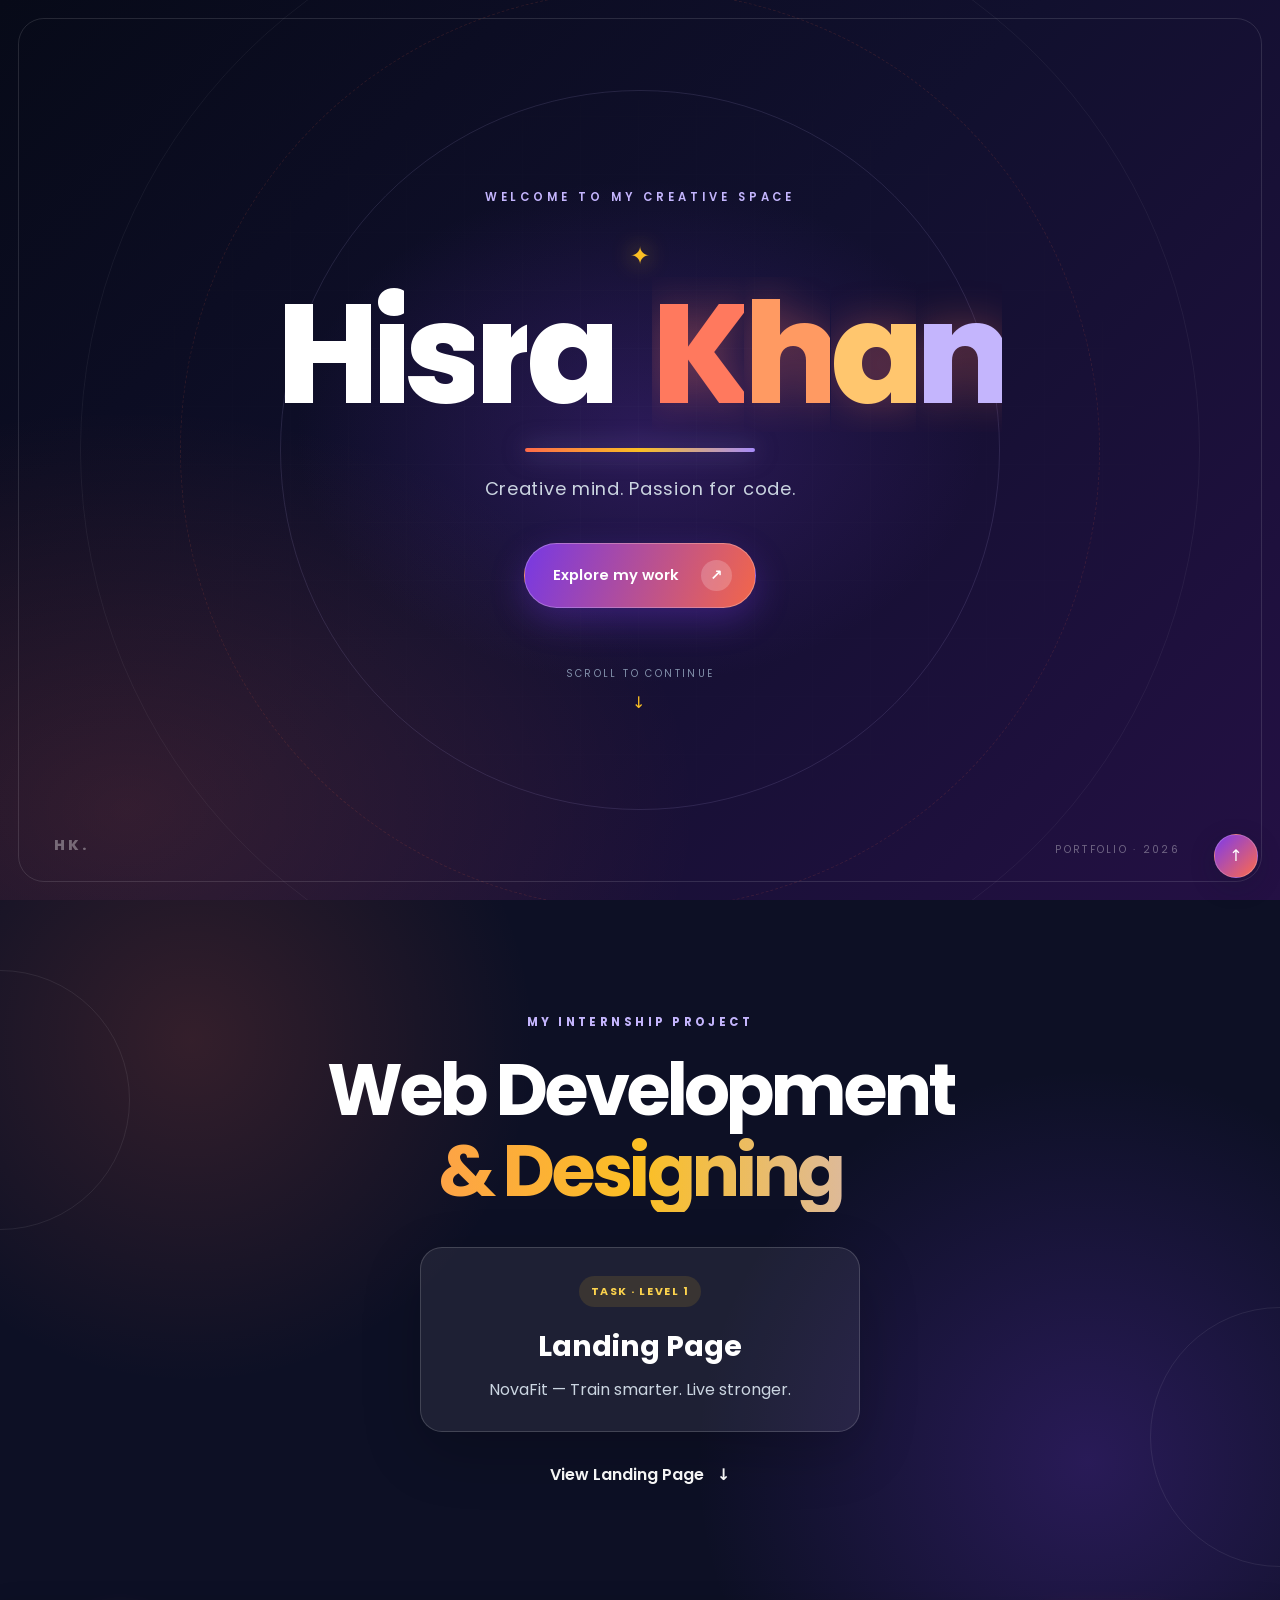
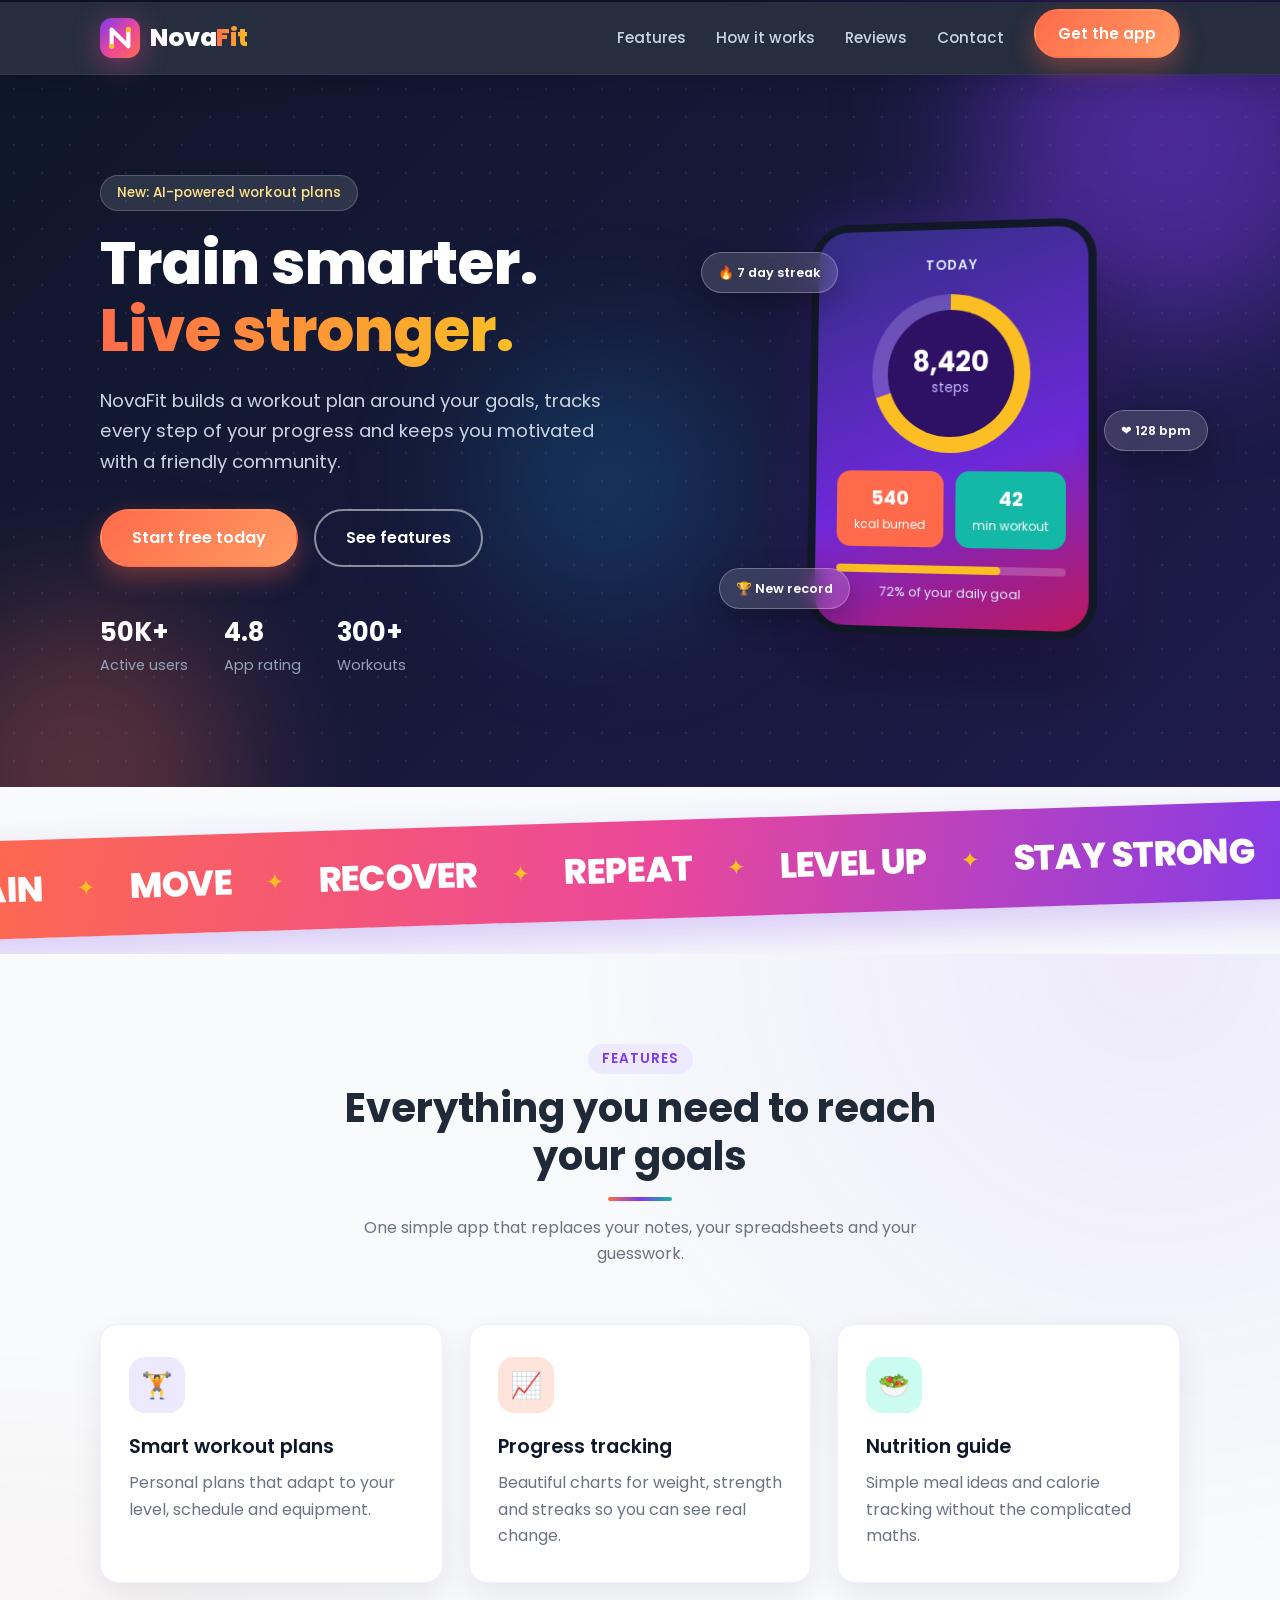
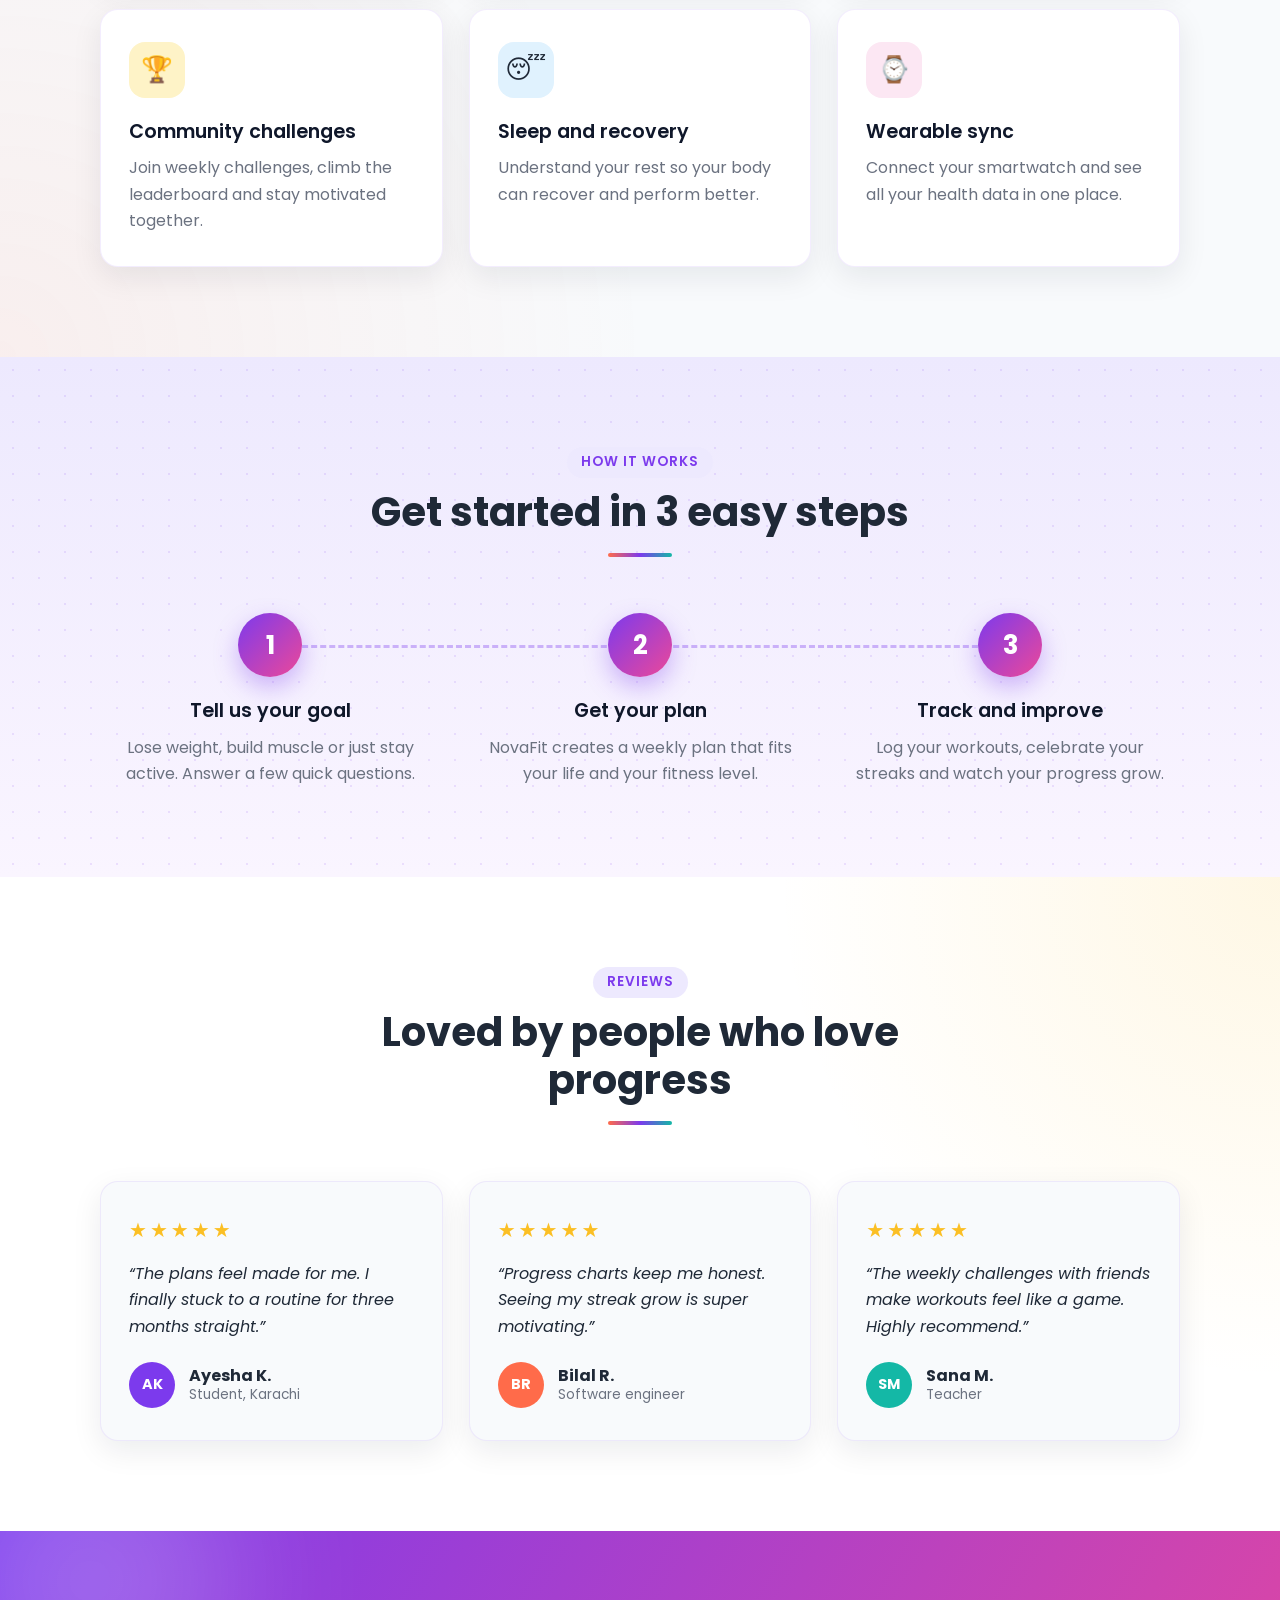
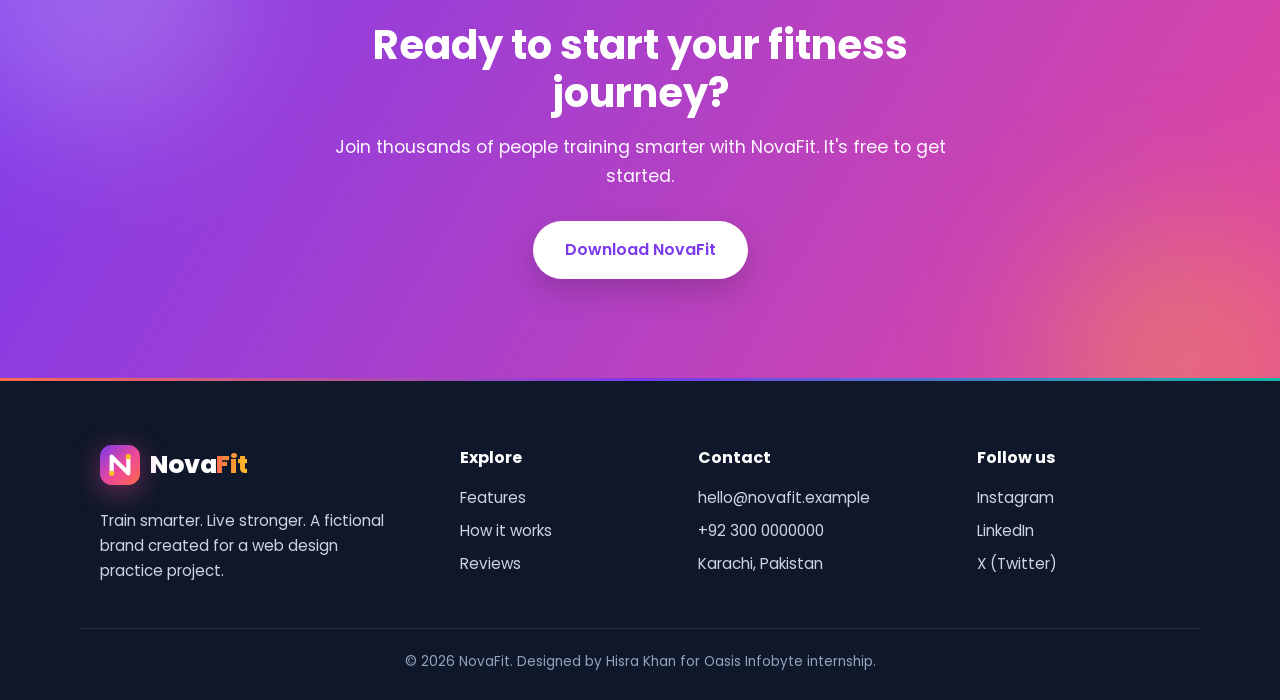
<file: WebDev-L1-LandingPage/index.html>
<!DOCTYPE html>
<html lang="en">
<head>
  <meta charset="UTF-8">
  <meta name="viewport" content="width=device-width, initial-scale=1.0">
  <meta name="description" content="NovaFit is a fitness app with smart workout plans, progress tracking and a friendly community.">
  <title>NovaFit | Train Smarter, Live Stronger</title>
  <link rel="icon" href="data:image/svg+xml,%3Csvg xmlns='http://www.w3.org/2000/svg' viewBox='0 0 48 48'%3E%3Cdefs%3E%3ClinearGradient id='g' x1='0' y1='0' x2='1' y2='1'%3E%3Cstop offset='0' stop-color='%237c3aed'/%3E%3Cstop offset='1' stop-color='%23ff6b4a'/%3E%3C/linearGradient%3E%3C/defs%3E%3Crect width='48' height='48' rx='14' fill='url(%23g)'/%3E%3Cpath d='M14 34V14l20 20V14' fill='none' stroke='white' stroke-width='5' stroke-linecap='round' stroke-linejoin='round'/%3E%3C/svg%3E">
  <link rel="preconnect" href="https://fonts.googleapis.com">
  <link rel="preconnect" href="https://fonts.gstatic.com" crossorigin>
  <link href="https://fonts.googleapis.com/css2?family=Poppins:wght@400;500;600;700;800&display=swap" rel="stylesheet">
  <link rel="stylesheet" href="style.css">
</head>
<body>
  <div class="scroll-progress" aria-hidden="true"></div>

  <!-- Logo (defined once, reused in header + footer) -->
  <svg width="0" height="0" style="position:absolute" aria-hidden="true">
    <defs>
      <linearGradient id="logoGrad" x1="0" y1="0" x2="1" y2="1">
        <stop offset="0" stop-color="#7c3aed"/>
        <stop offset=".55" stop-color="#ec4899"/>
        <stop offset="1" stop-color="#ff6b4a"/>
      </linearGradient>
      <symbol id="novafit-mark" viewBox="0 0 48 48">
        <rect width="48" height="48" rx="14" fill="url(#logoGrad)"/>
        <path d="M14 34V14l20 20V14" fill="none" stroke="#fff" stroke-width="5" stroke-linecap="round" stroke-linejoin="round"/>
        <circle cx="34" cy="14" r="3.2" fill="#fbbf24"/>
        <circle cx="14" cy="34" r="3.2" fill="#fbbf24"/>
      </symbol>
    </defs>
  </svg>

  <!-- FIRST SCREEN -->
  <section class="name-screen" id="welcome" aria-label="Welcome">
    <div class="name-grid"></div>
    <div class="name-orbit orbit-one"></div>
    <div class="name-orbit orbit-two"></div>
    <div class="name-orbit orbit-three"></div>
    <div class="name-content">
      <span class="name-overline">WELCOME TO MY CREATIVE SPACE</span>
      <div class="name-sparkle" aria-hidden="true">✦</div>
      <p class="main-name" role="img" aria-label="Hisra Khan"><span class="w1" aria-hidden="true"><i style="--i:0">H</i><i style="--i:1">i</i><i style="--i:2">s</i><i style="--i:3">r</i><i style="--i:4">a</i></span><span class="sp" aria-hidden="true"></span><span class="w2" aria-hidden="true"><i style="--i:6">K</i><i style="--i:7">h</i><i style="--i:8">a</i><i style="--i:9">n</i></span><b class="type-cursor" aria-hidden="true"></b></p>
      <div class="name-underline"></div>
      <p class="name-subtitle">Creative mind. Passion for code.</p>
      <a class="name-enter" href="#project-intro">
        <span>Explore my work</span>
        <span class="enter-arrow" aria-hidden="true">↗</span>
      </a>
      <span class="name-scroll-hint">SCROLL TO CONTINUE <span>↓</span></span>
    </div>
    <div class="name-corner name-corner-left">HK.</div>
    <div class="name-corner name-corner-right">PORTFOLIO · 2026</div>
  </section>

  <!-- SECOND SCREEN -->
  <section class="project-intro" id="project-intro" aria-label="Internship task details">
    <div class="project-intro-inner">
      <p class="project-kicker">MY INTERNSHIP PROJECT</p>
      <h2>Web Development <span>&amp; Designing</span></h2>
      <div class="project-task-card">
        <span class="project-task-label">TASK · LEVEL 1</span>
        <strong>Landing Page</strong>
        <p>NovaFit — Train smarter. Live stronger.</p>
      </div>
      <a href="#home" class="project-continue">View Landing Page <span aria-hidden="true">↓</span></a>
    </div>
  </section>

  <header class="site-header">
    <nav class="container nav" aria-label="Main navigation">
      <a href="#home" class="logo" aria-label="NovaFit home">
        <svg class="logo-mark" aria-hidden="true"><use href="#novafit-mark"/></svg>
        <span class="logo-text">Nova<span>Fit</span></span>
      </a>
      <input type="checkbox" id="nav-toggle" class="nav-toggle" aria-label="Toggle menu">
      <label for="nav-toggle" class="nav-burger"><span></span></label>
      <ul class="nav-links">
        <li><a href="#features">Features</a></li>
        <li><a href="#how-it-works">How it works</a></li>
        <li><a href="#reviews">Reviews</a></li>
        <li><a href="#contact">Contact</a></li>
        <li><a href="#get-started" class="btn btn-primary btn-small">Get the app</a></li>
      </ul>
    </nav>
  </header>

  <main>
    <section class="hero" id="home">
      <span class="blob blob-a"></span><span class="blob blob-b"></span><span class="blob blob-c"></span>
      <div class="container hero-grid">
        <div class="hero-text">
          <p class="badge">New: AI-powered workout plans</p>
          <h1>Train smarter. <span class="gradient-text">Live stronger.</span></h1>
          <p class="lead">NovaFit builds a workout plan around your goals, tracks every step of your progress and keeps you motivated with a friendly community.</p>
          <div class="hero-buttons">
            <a href="#get-started" class="btn btn-primary">Start free today</a>
            <a href="#features" class="btn btn-ghost">See features</a>
          </div>
          <ul class="stats">
            <li><strong>50K+</strong><span>Active users</span></li>
            <li><strong>4.8</strong><span>App rating</span></li>
            <li><strong>300+</strong><span>Workouts</span></li>
          </ul>
        </div>
        <div class="hero-visual" aria-hidden="true">
          <div class="chip chip-1">🔥 7 day streak</div>
          <div class="chip chip-2">❤️ 128 bpm</div>
          <div class="chip chip-3">🏆 New record</div>
          <div class="phone">
            <p class="phone-title">Today</p>
            <div class="ring"><div class="ring-inner"><strong>8,420</strong><span>steps</span></div></div>
            <div class="mini-cards">
              <div class="mini mini-coral"><strong>540</strong><span>kcal burned</span></div>
              <div class="mini mini-mint"><strong>42</strong><span>min workout</span></div>
            </div>
            <div class="phone-bar"><span style="width:72%"></span></div>
            <p class="phone-note">72% of your daily goal</p>
          </div>
        </div>
      </div>
    </section>

    <div class="marquee" aria-hidden="true">
      <div class="marquee-band"><div class="marquee-track"><div class="marquee-group"><span>Train</span><em>✦</em><span>Move</span><em>✦</em><span>Recover</span><em>✦</em><span>Repeat</span><em>✦</em><span>Level up</span><em>✦</em><span>Stay strong</span><em>✦</em></div><div class="marquee-group"><span>Train</span><em>✦</em><span>Move</span><em>✦</em><span>Recover</span><em>✦</em><span>Repeat</span><em>✦</em><span>Level up</span><em>✦</em><span>Stay strong</span><em>✦</em></div></div></div>
    </div>

    <section class="features" id="features">
      <div class="container">
        <div class="section-head">
          <p class="eyebrow">Features</p>
          <h2>Everything you need to reach your goals</h2>
          <p>One simple app that replaces your notes, your spreadsheets and your guesswork.</p>
        </div>
        <div class="card-grid">
          <article class="card"><div class="icon icon-violet">🏋️</div><h3>Smart workout plans</h3><p>Personal plans that adapt to your level, schedule and equipment.</p></article>
          <article class="card"><div class="icon icon-coral">📈</div><h3>Progress tracking</h3><p>Beautiful charts for weight, strength and streaks so you can see real change.</p></article>
          <article class="card"><div class="icon icon-mint">🥗</div><h3>Nutrition guide</h3><p>Simple meal ideas and calorie tracking without the complicated maths.</p></article>
          <article class="card"><div class="icon icon-sun">🏆</div><h3>Community challenges</h3><p>Join weekly challenges, climb the leaderboard and stay motivated together.</p></article>
          <article class="card"><div class="icon icon-sky">😴</div><h3>Sleep and recovery</h3><p>Understand your rest so your body can recover and perform better.</p></article>
          <article class="card"><div class="icon icon-pink">⌚</div><h3>Wearable sync</h3><p>Connect your smartwatch and see all your health data in one place.</p></article>
        </div>
      </div>
    </section>

    <section class="how" id="how-it-works">
      <div class="container">
        <div class="section-head"><p class="eyebrow">How it works</p><h2>Get started in 3 easy steps</h2></div>
        <ol class="steps">
          <li class="step"><span class="step-number">1</span><h3>Tell us your goal</h3><p>Lose weight, build muscle or just stay active. Answer a few quick questions.</p></li>
          <li class="step"><span class="step-number">2</span><h3>Get your plan</h3><p>NovaFit creates a weekly plan that fits your life and your fitness level.</p></li>
          <li class="step"><span class="step-number">3</span><h3>Track and improve</h3><p>Log your workouts, celebrate your streaks and watch your progress grow.</p></li>
        </ol>
      </div>
    </section>

    <section class="reviews" id="reviews">
      <div class="container">
        <div class="section-head"><p class="eyebrow">Reviews</p><h2>Loved by people who love progress</h2></div>
        <div class="card-grid">
          <figure class="card review"><div class="stars" aria-label="5 out of 5 stars">★★★★★</div><blockquote>“The plans feel made for me. I finally stuck to a routine for three months straight.”</blockquote><figcaption><span class="avatar avatar-violet">AK</span><div><strong>Ayesha K.</strong><span>Student, Karachi</span></div></figcaption></figure>
          <figure class="card review"><div class="stars" aria-label="5 out of 5 stars">★★★★★</div><blockquote>“Progress charts keep me honest. Seeing my streak grow is super motivating.”</blockquote><figcaption><span class="avatar avatar-coral">BR</span><div><strong>Bilal R.</strong><span>Software engineer</span></div></figcaption></figure>
          <figure class="card review"><div class="stars" aria-label="5 out of 5 stars">★★★★★</div><blockquote>“The weekly challenges with friends make workouts feel like a game. Highly recommend.”</blockquote><figcaption><span class="avatar avatar-mint">SM</span><div><strong>Sana M.</strong><span>Teacher</span></div></figcaption></figure>
        </div>
      </div>
    </section>

    <section class="cta" id="get-started">
      <span class="blob blob-d"></span><span class="blob blob-e"></span>
      <div class="container cta-inner">
        <h2>Ready to start your fitness journey?</h2>
        <p>Join thousands of people training smarter with NovaFit. It's free to get started.</p>
        <a href="#home" class="btn btn-light">Download NovaFit</a>
      </div>
    </section>
  </main>

  <footer class="footer" id="contact">
    <div class="container footer-grid">
      <div class="footer-brand">
        <a href="#home" class="logo" aria-label="NovaFit home"><svg class="logo-mark" aria-hidden="true"><use href="#novafit-mark"/></svg><span class="logo-text">Nova<span>Fit</span></span></a>
        <p>Train smarter. Live stronger. A fictional brand created for a web design practice project.</p>
      </div>
      <div><h4>Explore</h4><ul><li><a href="#features">Features</a></li><li><a href="#how-it-works">How it works</a></li><li><a href="#reviews">Reviews</a></li></ul></div>
      <div><h4>Contact</h4><ul><li>hello@novafit.example</li><li>+92 300 0000000</li><li>Karachi, Pakistan</li></ul></div>
      <div><h4>Follow us</h4><ul><li><a href="#">Instagram</a></li><li><a href="#">LinkedIn</a></li><li><a href="#">X (Twitter)</a></li></ul></div>
    </div>
    <div class="container footer-bottom"><p>&copy; 2026 NovaFit. Designed by Hisra Khan for Oasis Infobyte internship.</p></div>
  </footer>
  <a class="back-to-top" href="#welcome" aria-label="Back to top">↑</a>
</body>
</html>
</file>
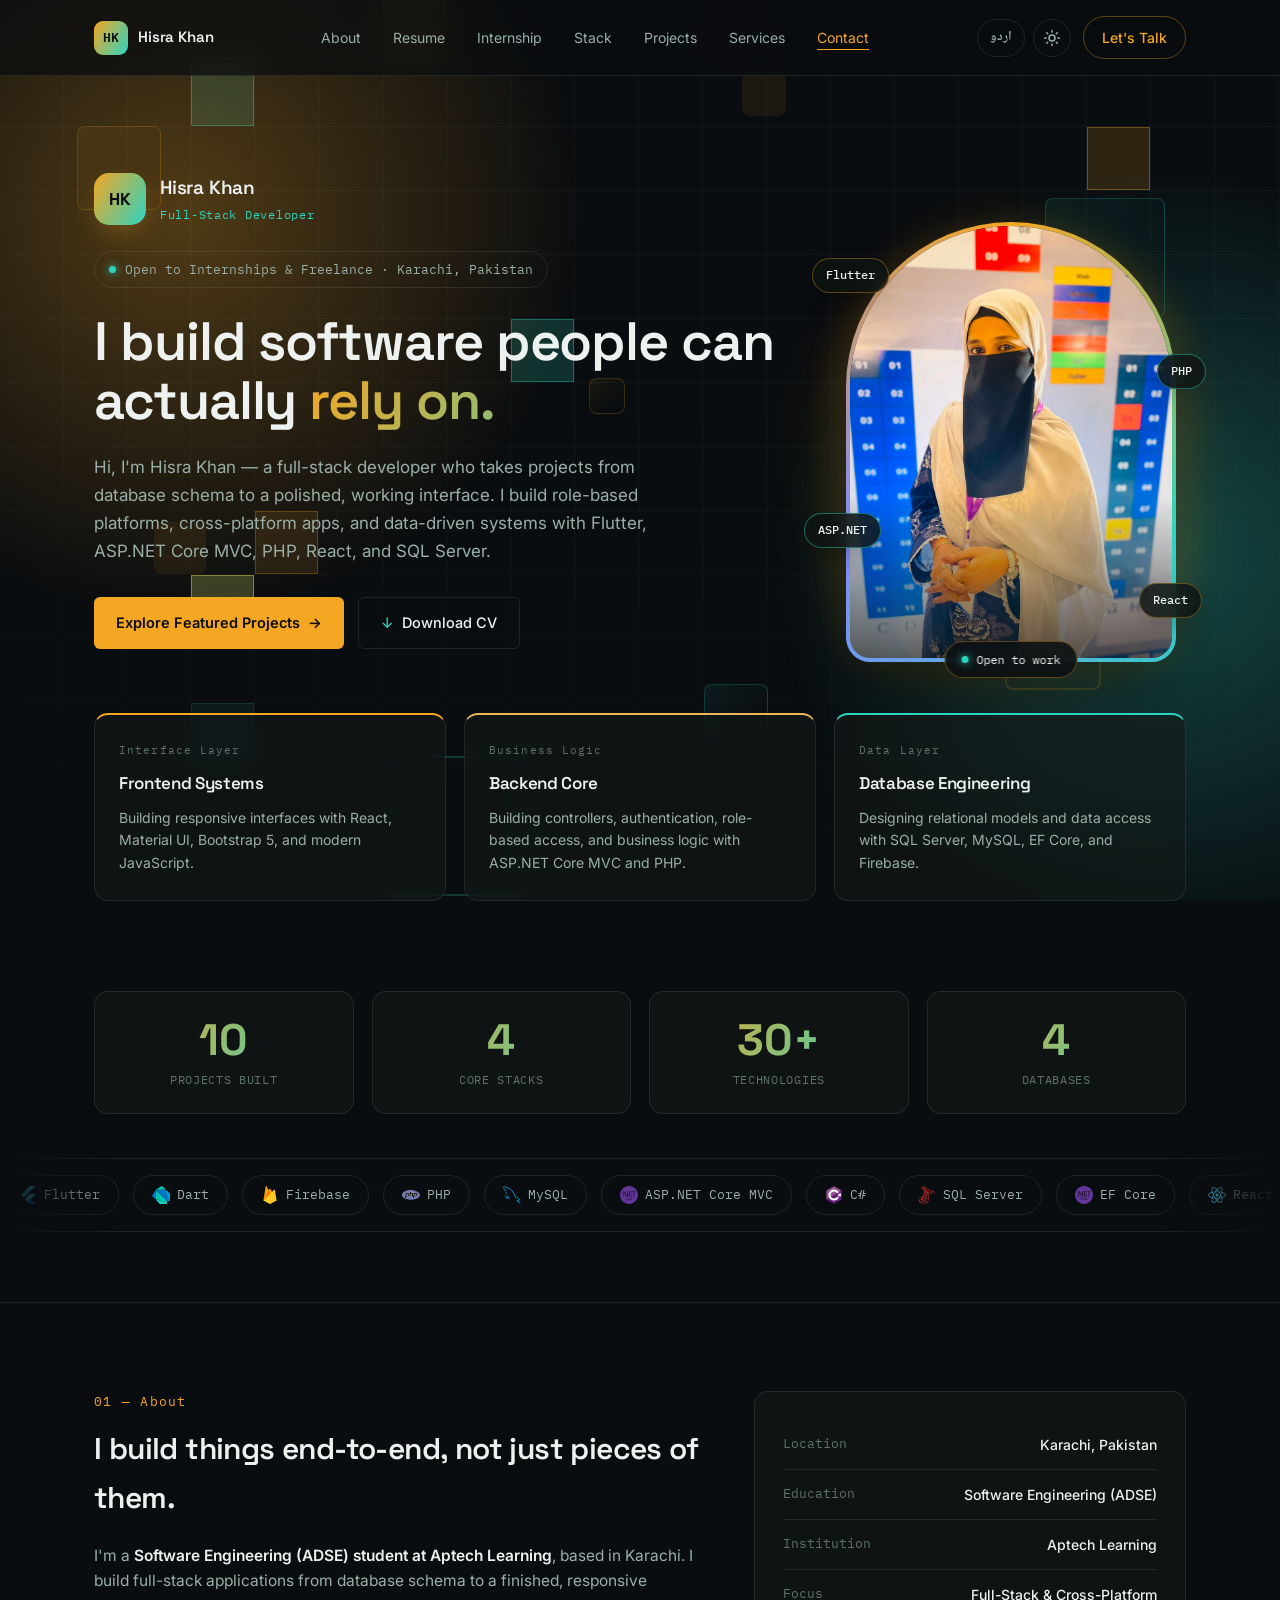
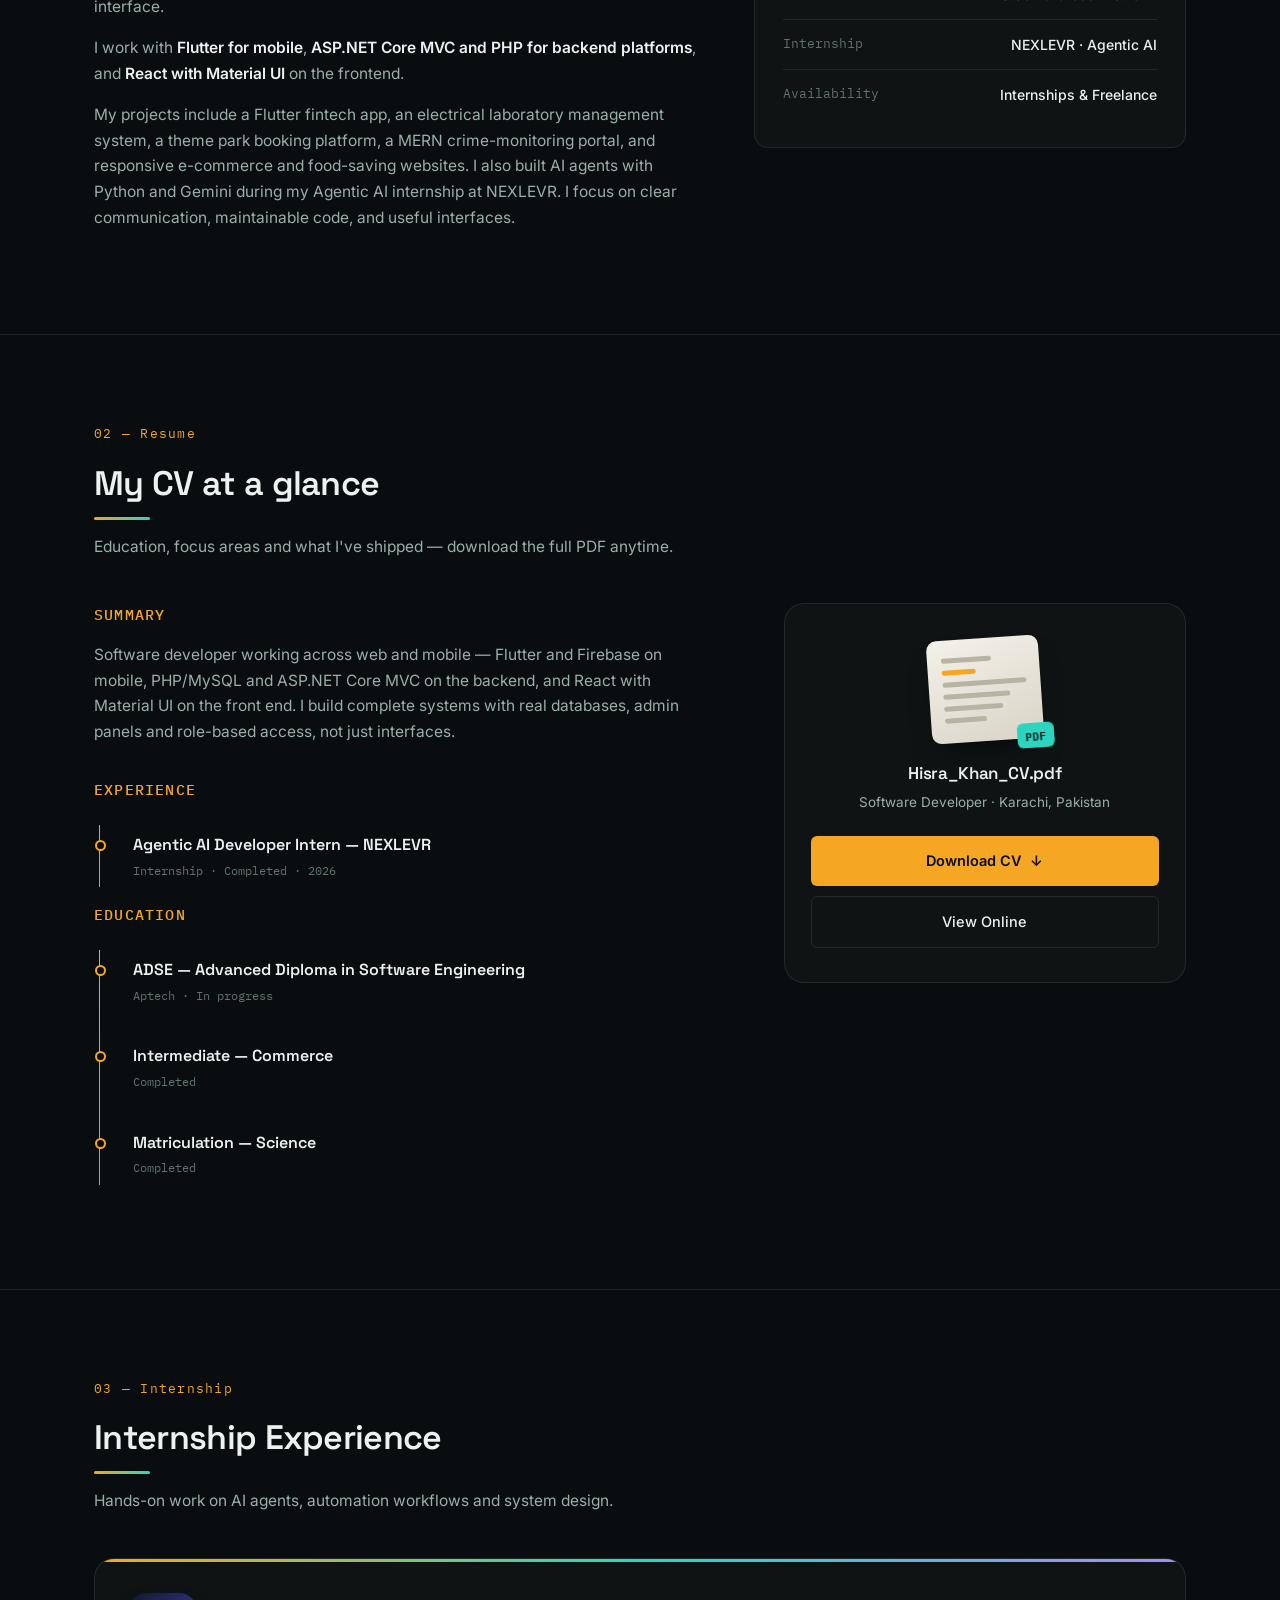
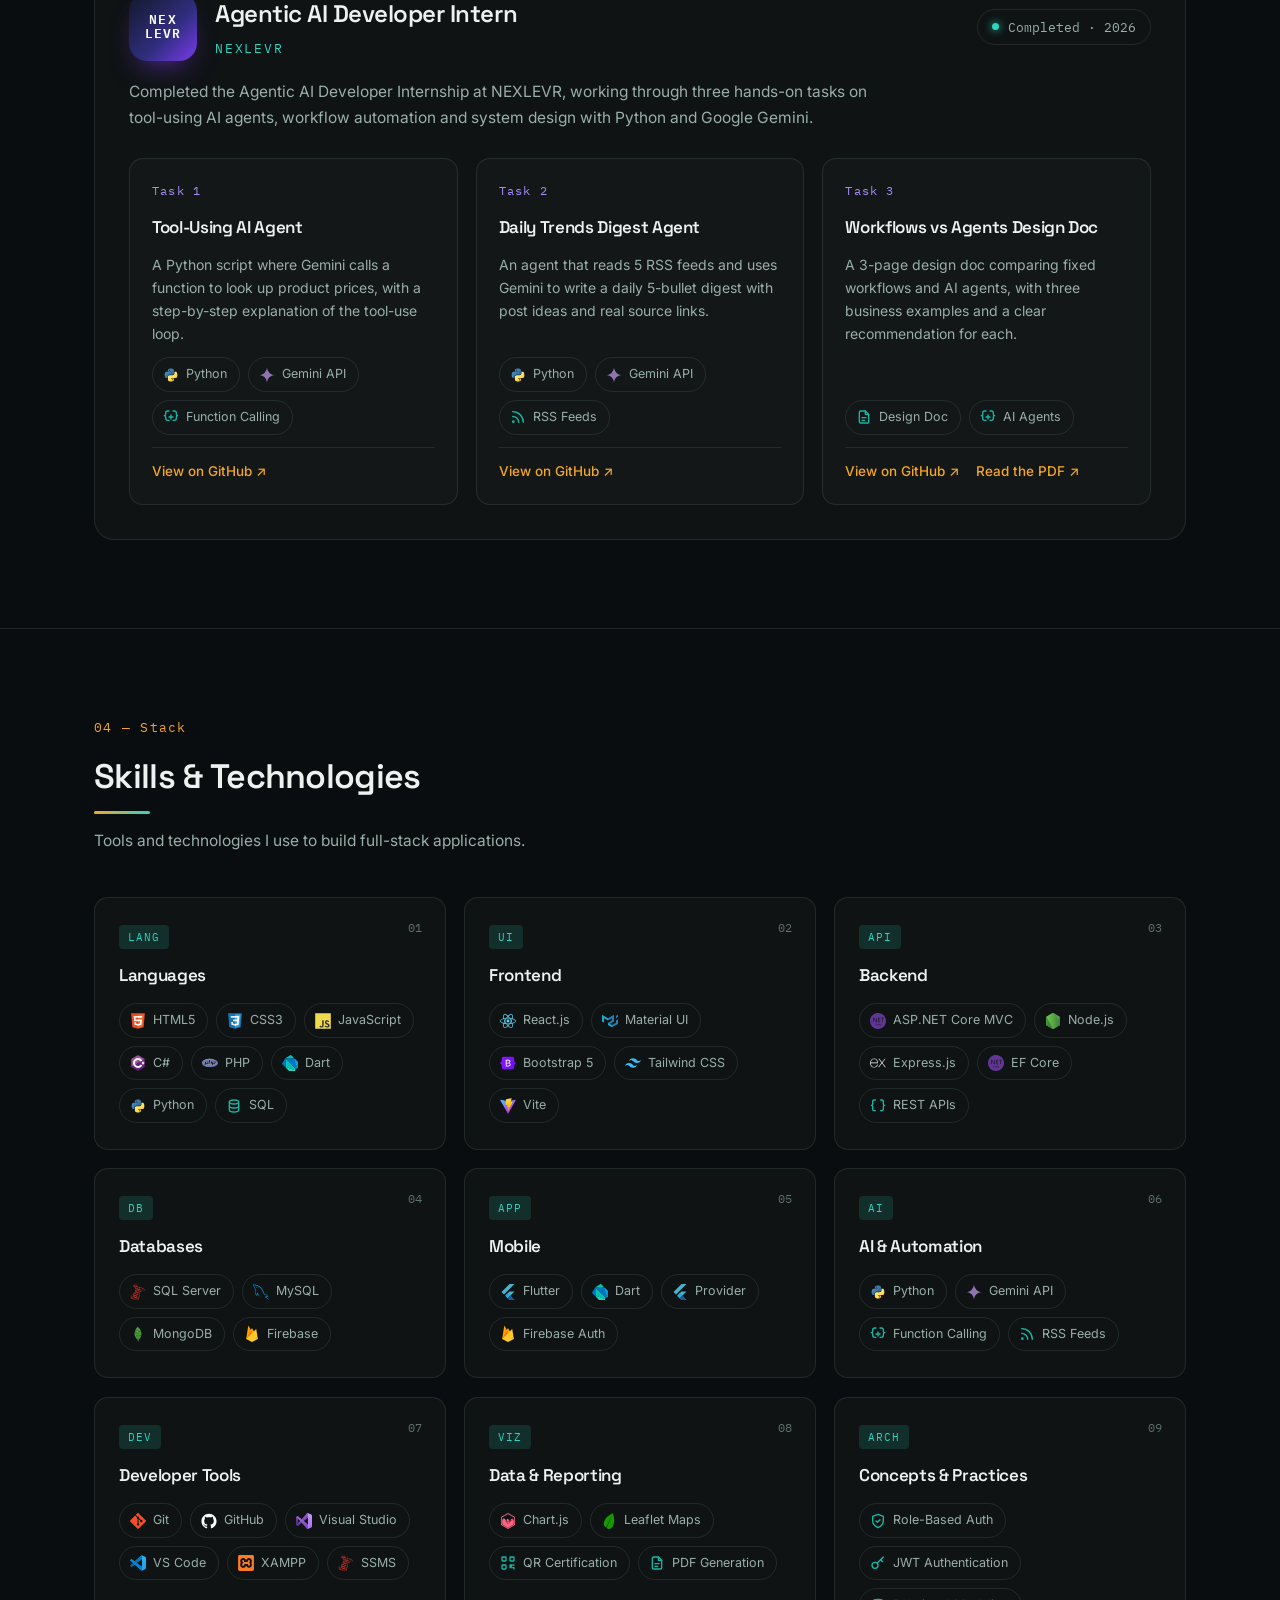
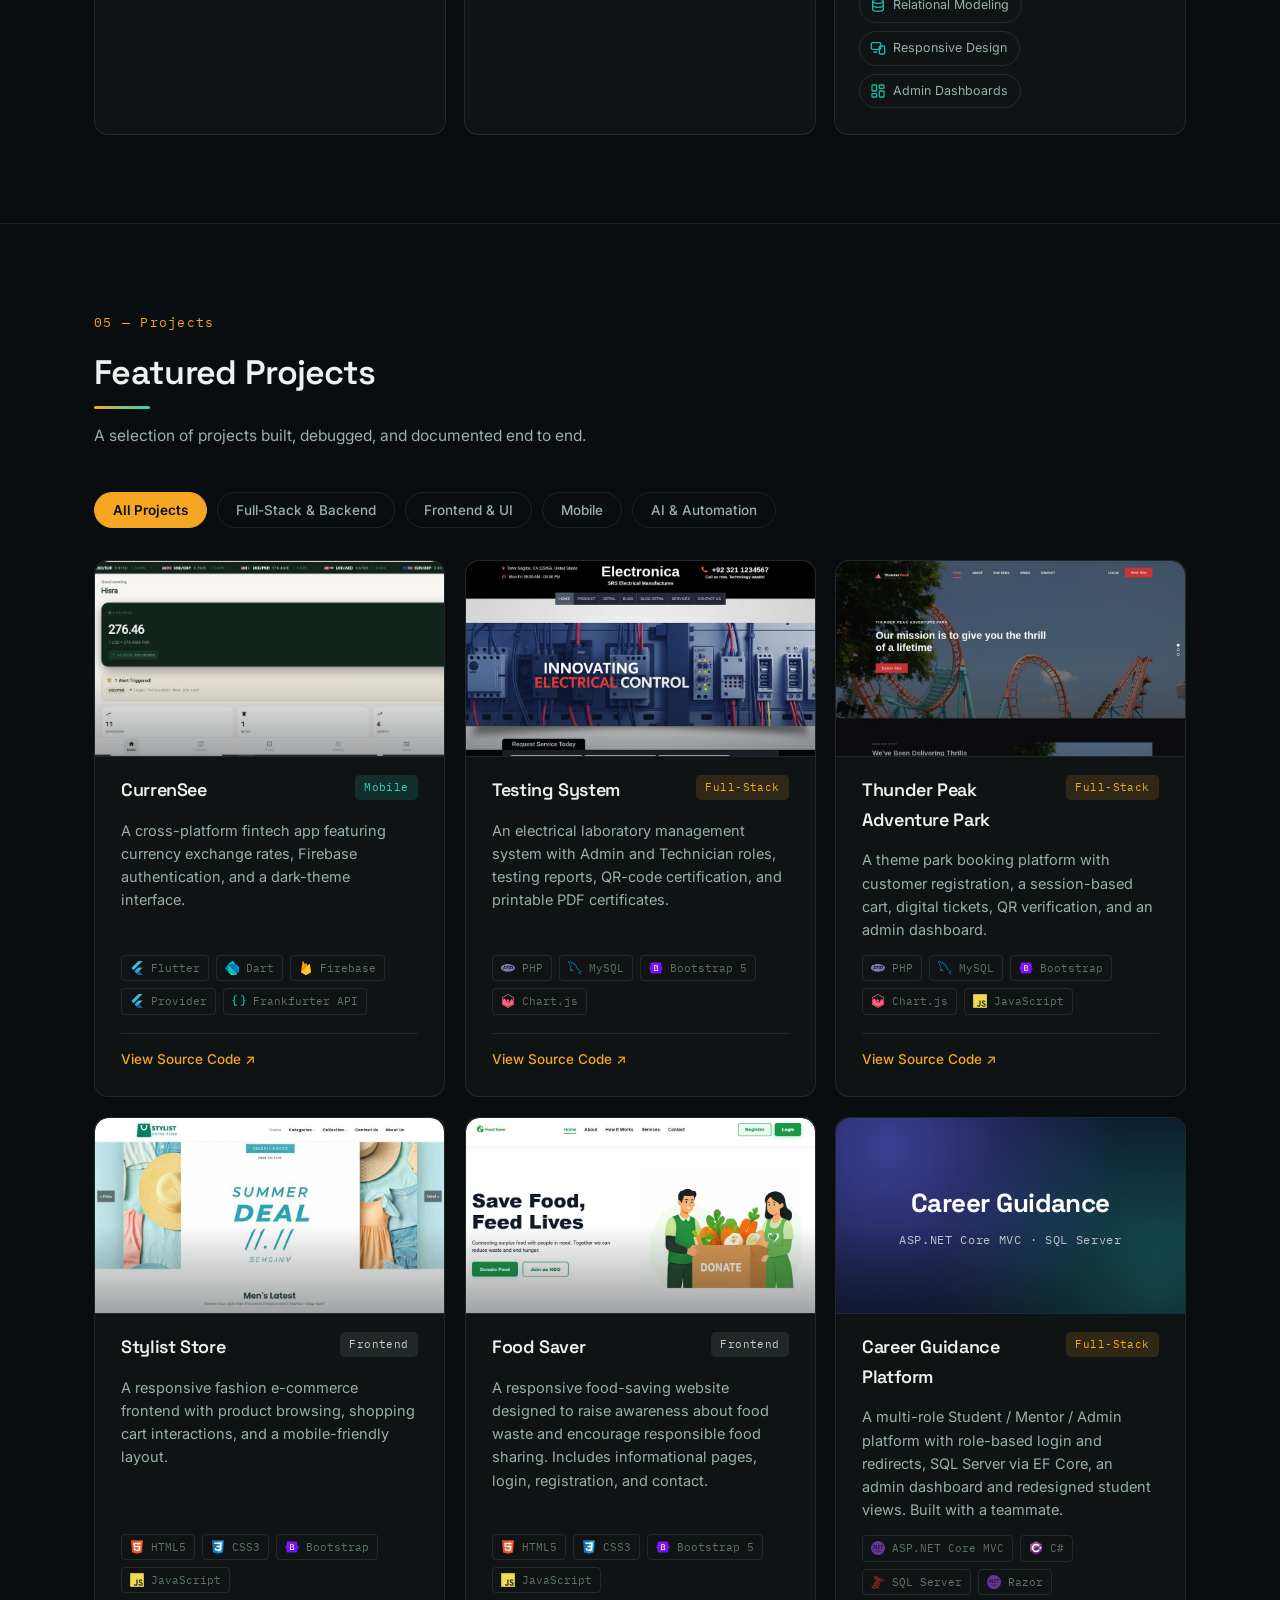
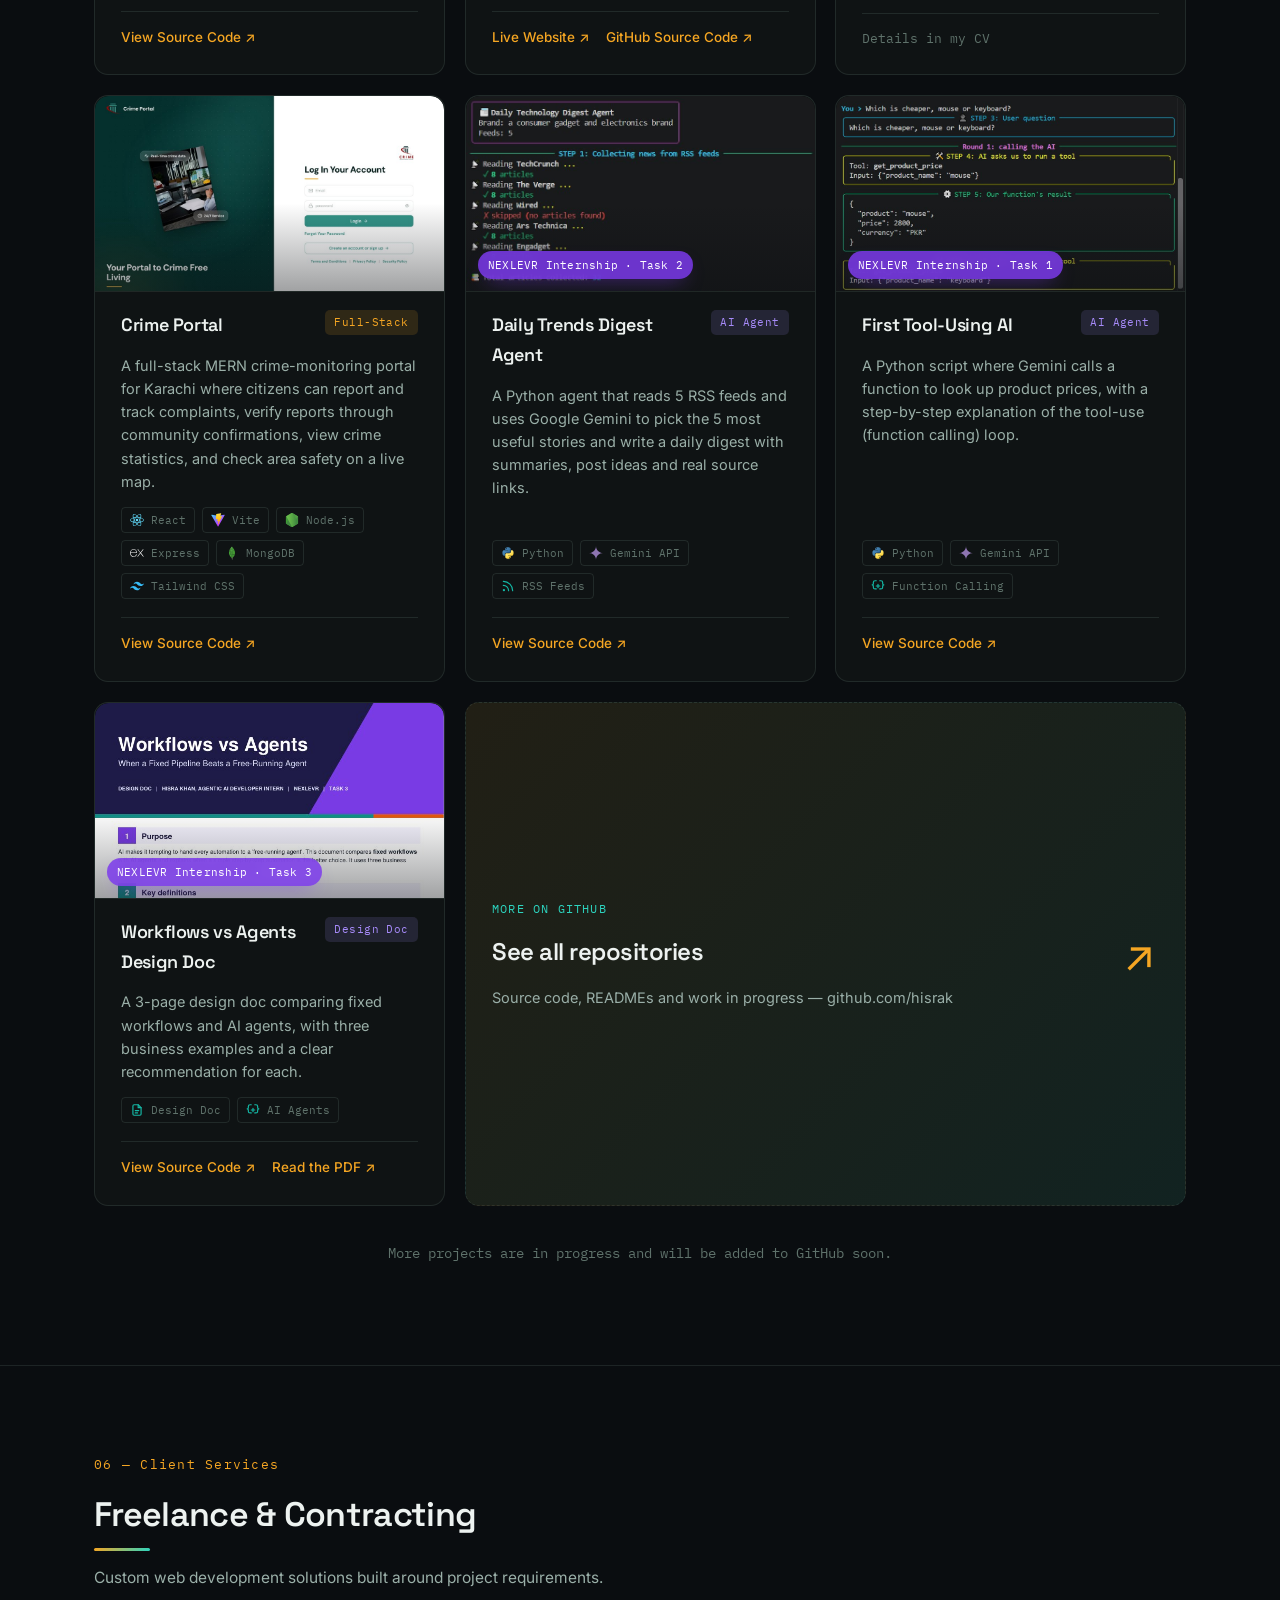
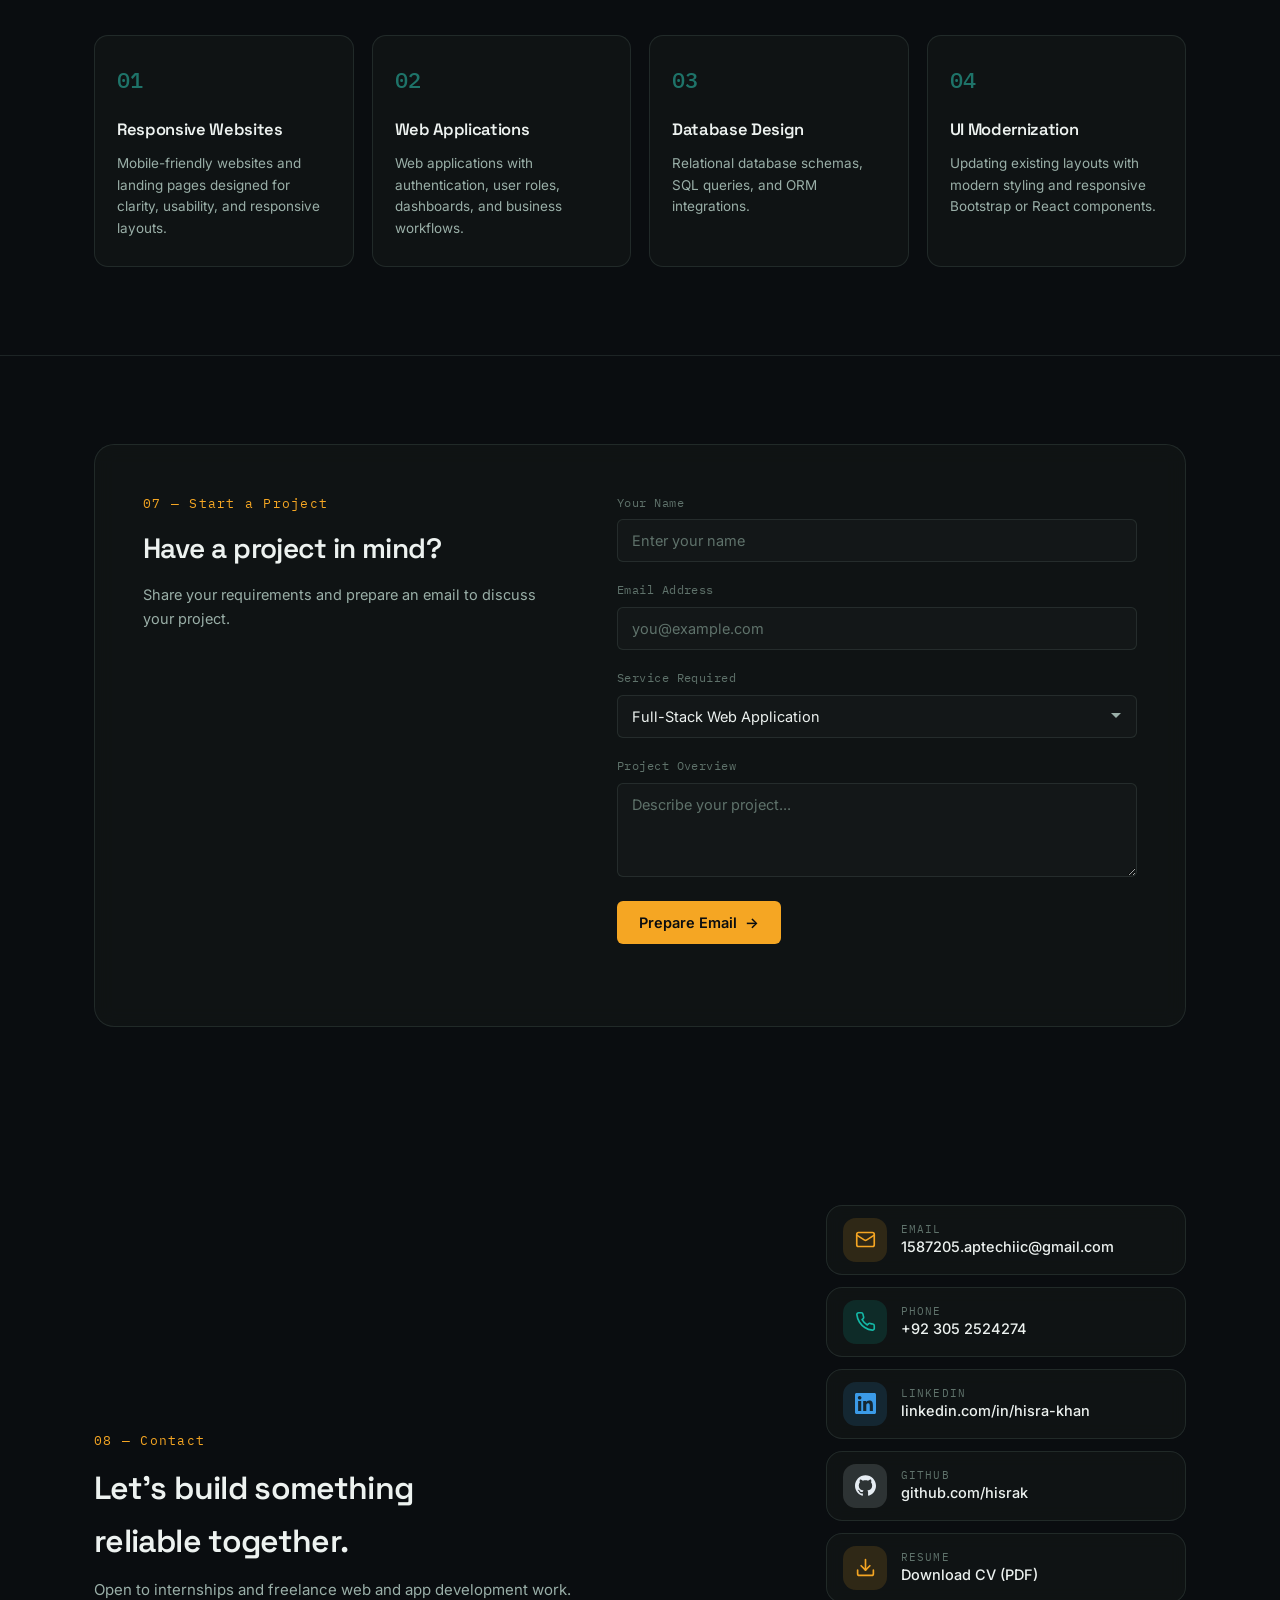
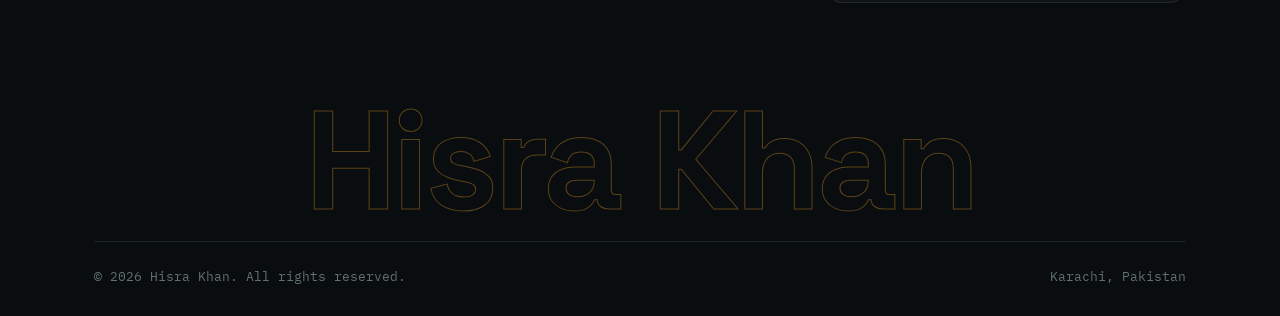
<file: WebDev-L1-PersonalPortfolio/index.html>
<!DOCTYPE html>

<html data-theme="dark" dir="ltr" lang="en">
<head>
<meta charset="utf-8"/>
<meta content="width=device-width, initial-scale=1.0" name="viewport"/>
<title>Hisra Khan — Full-Stack Developer</title>
<meta content="Hisra Khan — Full-stack developer building web applications and cross-platform apps with Flutter, ASP.NET Core MVC, React, PHP and SQL Server." name="description"/>
<meta content="dark light" name="color-scheme"/>
<meta content="#0A0D10" id="metaTheme" name="theme-color"/>
<script>(function(){var d=document.documentElement;try{d.setAttribute("data-theme",localStorage.getItem("hk_theme")==="light"?"light":"dark")}catch(e){d.setAttribute("data-theme","dark")}try{if(localStorage.getItem("hk_lang")==="ur"){d.lang="ur";d.dir="rtl"}}catch(e){}})();</script>
<link href="https://fonts.googleapis.com" rel="preconnect"/>
<link crossorigin="" href="https://fonts.gstatic.com" rel="preconnect"/>
<link href="https://fonts.googleapis.com/css2?family=Space+Grotesk:wght@400;500;600;700&amp;family=Inter:wght@300;400;500;600&amp;family=IBM+Plex+Mono:wght@400;500&amp;family=Noto+Naskh+Arabic:wght@400;500;600;700&amp;display=swap" rel="stylesheet"/>
<link href="style.css" rel="stylesheet"/>
</head>
<body>
<!-- Background -->
<div aria-hidden="true" class="grid-backdrop">
<div class="grid-lines"></div>
<div class="grid-glow glow-1"></div>
<div class="grid-glow glow-2"></div>
<span class="fbox fb1"></span>
<span class="fbox fb2 teal"></span>
<span class="fbox fb3 solid"></span>
<span class="fbox fb4 ring"></span>
<span class="fbox fb5"></span>
<span class="fbox fb6 teal ring"></span>
<span class="fbox fb7 solid"></span>
<span class="fbox fb8 teal"></span>
</div>
<div aria-hidden="true" class="cursor-glow" id="cursorGlow"></div>
<script>
    if (
      window.matchMedia &&
      window.matchMedia('(prefers-reduced-motion: reduce)').matches
    ) {
      document.documentElement.classList.add('reduced-motion');
    }
  </script>
<!-- NAVBAR -->
<header class="nav">
<div class="nav-inner">
<a class="nav-mark" href="#top">
<span class="mark-glyph">HK</span>
<span class="mark-name">Hisra Khan</span>
</a>
<ul class="nav-links" id="navLinks">
<li><a data-i18n="1" href="#about">About</a></li>
<li><a data-i18n="2" href="#resume">Resume</a></li><li><a data-i18n="148" href="#internship">Internship</a></li>
<li><a data-i18n="3" href="#skills">Stack</a></li>
<li><a data-i18n="4" href="#work">Projects</a></li>
<li><a data-i18n="5" href="#services">Services</a></li>
<li><a data-i18n="6" href="#contact">Contact</a></li>
</ul>
<div class="nav-right">
<div class="nav-tools">
<button aria-label="Switch language" class="tool-btn lang-btn" id="langToggle" title="English / اردو" type="button"><span id="langLabel">اردو</span></button>
<button aria-label="Switch theme" class="tool-btn theme-btn" id="themeToggle" title="Dark / Light" type="button">
<svg aria-hidden="true" class="i-sun" fill="none" height="18" stroke="currentColor" stroke-linecap="round" stroke-linejoin="round" stroke-width="2" viewbox="0 0 24 24" width="18"><circle cx="12" cy="12" r="4"></circle><path d="M12 2v2M12 20v2M4.9 4.9l1.4 1.4M17.7 17.7l1.4 1.4M2 12h2M20 12h2M4.9 19.1l1.4-1.4M17.7 6.3l1.4-1.4"></path></svg>
<svg aria-hidden="true" class="i-moon" fill="none" height="18" stroke="currentColor" stroke-linecap="round" stroke-linejoin="round" stroke-width="2" viewbox="0 0 24 24" width="18"><path d="M21 12.8A9 9 0 1 1 11.2 3a7 7 0 0 0 9.8 9.8z"></path></svg>
</button>
<button aria-controls="navLinks" aria-expanded="false" aria-label="Open menu" class="tool-btn menu-btn" id="menuToggle" type="button"><svg aria-hidden="true" class="i-burger" fill="none" height="18" stroke="currentColor" stroke-linecap="round" stroke-width="2" viewBox="0 0 24 24" width="18"><path d="M4 7h16M4 12h16M4 17h16"></path></svg><svg aria-hidden="true" class="i-close" fill="none" height="18" stroke="currentColor" stroke-linecap="round" stroke-width="2" viewBox="0 0 24 24" width="18"><path d="M6 6l12 12M18 6L6 18"></path></svg></button>

</div>
<a class="nav-cta" data-i18n="7" href="#contact">Let's Talk</a>
</div>
</div>
<div class="nav-progress" id="navProgress"></div>
</header>
<main id="top">
<!-- HERO SECTION -->
<section class="hero">
<div class="wrap">
<div class="hero-main">
<!-- Hero Text -->
<div class="hero-copy">
<div class="identity-row reveal">
<div class="avatar-mark">HK</div>
<div class="identity-text">
<span class="identity-name">Hisra Khan</span>
<span class="identity-role" data-i18n="8">Full-Stack Developer</span>
</div>
</div>
<div class="badge-pill reveal">
<span class="status-dot"></span>
<span data-i18n="9">Open to Internships &amp; Freelance · Karachi, Pakistan</span>
</div>
<h1 class="reveal" data-i18n="10">
              I build software people can actually
              <span class="text-accent">rely on.</span>
</h1>
<p class="lead reveal" data-i18n="11">
              Hi, I'm Hisra Khan — a full-stack developer who takes projects
              from database schema to a polished, working interface. I build
              role-based platforms, cross-platform apps, and data-driven
              systems with Flutter, ASP.NET Core MVC, PHP, React, and SQL Server.
            </p>
<div class="hero-actions reveal">
<a class="btn-primary" data-i18n="12" href="#work">
                Explore Featured Projects
                <span class="arrow">→</span>
</a>
<a class="btn-ghost btn-cv" data-i18n="13" download="" href="Hisra_Khan_CV.pdf">
<span class="dl-icon">↓</span> Download CV
              </a>
</div>
</div>
<!-- Profile Portrait -->
<div class="hero-photo">
<span class="float-chip fc-1">Flutter</span>
<span class="float-chip fc-2">PHP</span>
<span class="float-chip fc-3">ASP.NET</span>
<span class="float-chip fc-4">React</span>
<div class="photo-ring">
<span aria-hidden="true" class="ring-spin"></span>
<div class="photo-frame">
<img alt="Hisra Khan — Full-Stack Developer" data-i18n-alt="144" fetchpriority="high" height="1280" src="hisrak.jpeg" width="960"/>
</div>
<span class="corner c-tl"></span><span class="corner c-br"></span>
</div>
<div class="photo-caption">
<span class="status-dot"></span>
<span data-i18n="14">Open to work</span>
</div>
</div>
</div>
<!-- Three-Layer Architecture -->
<div class="layer-row reveal-stagger">
<div class="layer-card">
<span class="layer-kicker" data-i18n="15">Interface Layer</span>
<h3 data-i18n="16">Frontend Systems</h3>
<p data-i18n="17">
              Building responsive interfaces with React, Material UI,
              Bootstrap 5, and modern JavaScript.
            </p>
</div>
<div class="layer-card">
<span class="layer-kicker" data-i18n="18">Business Logic</span>
<h3 data-i18n="19">Backend Core</h3>
<p data-i18n="20">
              Building controllers, authentication, role-based access,
              and business logic with ASP.NET Core MVC and PHP.
            </p>
</div>
<div class="layer-card">
<span class="layer-kicker" data-i18n="21">Data Layer</span>
<h3 data-i18n="22">Database Engineering</h3>
<p data-i18n="23">
              Designing relational models and data access with SQL Server,
              MySQL, EF Core, and Firebase.
            </p>
</div>
</div>
</div>
</section>
<!-- STATS + TECH MARQUEE -->
<section class="strip">
<div class="wrap">
<div class="stats-row reveal-stagger">
<div class="stat"><span class="stat-num" data-count="10" data-suffix="">0</span><span class="stat-label" data-i18n="24">Projects Built</span></div>
<div class="stat"><span class="stat-num" data-count="4" data-suffix="">0</span><span class="stat-label" data-i18n="25">Core Stacks</span></div>
<div class="stat"><span class="stat-num" data-count="30" data-suffix="+">0</span><span class="stat-label" data-i18n="26">Technologies</span></div>
<div class="stat"><span class="stat-num" data-count="4" data-suffix="">0</span><span class="stat-label" data-i18n="27">Databases</span></div>
</div>
</div>
<div aria-hidden="true" class="marquee">
<div class="marquee-track"><span><img alt="" class="ico" decoding="async" height="16" loading="lazy" src="icons/flutter.svg" width="16"/>Flutter</span><span><img alt="" class="ico" decoding="async" height="16" loading="lazy" src="icons/dart.svg" width="16"/>Dart</span><span><img alt="" class="ico" decoding="async" height="16" loading="lazy" src="icons/firebase.svg" width="16"/>Firebase</span><span><img alt="" class="ico" decoding="async" height="16" loading="lazy" src="icons/php.svg" width="16"/>PHP</span><span><img alt="" class="ico" decoding="async" height="16" loading="lazy" src="icons/mysql.svg" width="16"/>MySQL</span><span><img alt="" class="ico" decoding="async" height="16" loading="lazy" src="icons/dotnet.svg" width="16"/>ASP.NET Core MVC</span><span><img alt="" class="ico" decoding="async" height="16" loading="lazy" src="icons/csharp.svg" width="16"/>C#</span><span><img alt="" class="ico" decoding="async" height="16" loading="lazy" src="icons/mssql.svg" width="16"/>SQL Server</span><span><img alt="" class="ico" decoding="async" height="16" loading="lazy" src="icons/dotnet.svg" width="16"/>EF Core</span><span><img alt="" class="ico" decoding="async" height="16" loading="lazy" src="icons/react.svg" width="16"/>React</span><span><img alt="" class="ico" decoding="async" height="16" loading="lazy" src="icons/nodejs.svg" width="16"/>Node.js</span><span><img alt="" class="ico" decoding="async" height="16" loading="lazy" src="icons/mongodb.svg" width="16"/>MongoDB</span><span><img alt="" class="ico" decoding="async" height="16" loading="lazy" src="icons/python.svg" width="16"/>Python</span><span><img alt="" class="ico" decoding="async" height="16" loading="lazy" src="icons/gemini.svg" width="16"/>Gemini API</span><span><img alt="" class="ico" decoding="async" height="16" loading="lazy" src="icons/materialui.svg" width="16"/>Material UI</span><span><img alt="" class="ico" decoding="async" height="16" loading="lazy" src="icons/tailwindcss.svg" width="16"/>Tailwind CSS</span><span><img alt="" class="ico" decoding="async" height="16" loading="lazy" src="icons/bootstrap.svg" width="16"/>Bootstrap</span><span><img alt="" class="ico" decoding="async" height="16" loading="lazy" src="icons/chartjs.svg" width="16"/>Chart.js</span><span><img alt="" class="ico" decoding="async" height="16" loading="lazy" src="icons/flutter.svg" width="16"/>Flutter</span><span><img alt="" class="ico" decoding="async" height="16" loading="lazy" src="icons/dart.svg" width="16"/>Dart</span><span><img alt="" class="ico" decoding="async" height="16" loading="lazy" src="icons/firebase.svg" width="16"/>Firebase</span><span><img alt="" class="ico" decoding="async" height="16" loading="lazy" src="icons/php.svg" width="16"/>PHP</span><span><img alt="" class="ico" decoding="async" height="16" loading="lazy" src="icons/mysql.svg" width="16"/>MySQL</span><span><img alt="" class="ico" decoding="async" height="16" loading="lazy" src="icons/dotnet.svg" width="16"/>ASP.NET Core MVC</span><span><img alt="" class="ico" decoding="async" height="16" loading="lazy" src="icons/csharp.svg" width="16"/>C#</span><span><img alt="" class="ico" decoding="async" height="16" loading="lazy" src="icons/mssql.svg" width="16"/>SQL Server</span><span><img alt="" class="ico" decoding="async" height="16" loading="lazy" src="icons/dotnet.svg" width="16"/>EF Core</span><span><img alt="" class="ico" decoding="async" height="16" loading="lazy" src="icons/react.svg" width="16"/>React</span><span><img alt="" class="ico" decoding="async" height="16" loading="lazy" src="icons/nodejs.svg" width="16"/>Node.js</span><span><img alt="" class="ico" decoding="async" height="16" loading="lazy" src="icons/mongodb.svg" width="16"/>MongoDB</span><span><img alt="" class="ico" decoding="async" height="16" loading="lazy" src="icons/python.svg" width="16"/>Python</span><span><img alt="" class="ico" decoding="async" height="16" loading="lazy" src="icons/gemini.svg" width="16"/>Gemini API</span><span><img alt="" class="ico" decoding="async" height="16" loading="lazy" src="icons/materialui.svg" width="16"/>Material UI</span><span><img alt="" class="ico" decoding="async" height="16" loading="lazy" src="icons/tailwindcss.svg" width="16"/>Tailwind CSS</span><span><img alt="" class="ico" decoding="async" height="16" loading="lazy" src="icons/bootstrap.svg" width="16"/>Bootstrap</span><span><img alt="" class="ico" decoding="async" height="16" loading="lazy" src="icons/chartjs.svg" width="16"/>Chart.js</span></div>
</div>
</section>
<!-- ABOUT -->
<section id="about">
<div class="wrap about-grid">
<div class="about-text reveal">
<span class="section-eyebrow" data-i18n="28">01 — About</span>
<h2 data-i18n="29">I build things end-to-end, not just pieces of them.</h2>
<p data-i18n="30">
            I'm a <strong>Software Engineering (ADSE) student at
            Aptech Learning</strong>, based in Karachi. I build full-stack
            applications from database schema to a finished, responsive
            interface.
          </p>
<p data-i18n="31">
            I work with <strong>Flutter for mobile</strong>,
            <strong>ASP.NET Core MVC and PHP for backend platforms</strong>,
            and <strong>React with Material UI</strong> on the frontend.
          </p>
<p data-i18n="32"> My projects include a Flutter fintech app, an electrical laboratory management system, a theme park booking platform, a MERN crime-monitoring portal, and responsive e-commerce and food-saving websites. I also built AI agents with Python and Gemini during my Agentic AI internship at NEXLEVR. I focus on clear communication, maintainable code, and useful interfaces. </p>
</div>
<div class="fact-card reveal">
<ul class="fact-list">
<li>
<span class="label" data-i18n="33">Location</span>
<span class="value" data-i18n="34">Karachi, Pakistan</span>
</li>
<li>
<span class="label" data-i18n="35">Education</span>
<span class="value" data-i18n="36">Software Engineering (ADSE)</span>
</li>
<li>
<span class="label" data-i18n="37">Institution</span>
<span class="value" data-i18n="38">Aptech Learning</span>
</li>
<li>
<span class="label" data-i18n="39">Focus</span>
<span class="value" data-i18n="40">Full-Stack &amp; Cross-Platform</span>
</li>
<li><span class="label" data-i18n="149">Internship</span><span class="value" data-i18n="150">NEXLEVR · Agentic AI</span></li><li>
<span class="label" data-i18n="41">Availability</span>
<span class="value" data-i18n="42">Internships &amp; Freelance</span>
</li>
</ul>
</div>
</div>
</section>
<!-- RESUME -->
<section id="resume">
<div class="wrap">
<div class="section-head reveal">
<span class="section-eyebrow" data-i18n="43">02 — Resume</span>
<h2 data-i18n="44">My CV at a glance</h2>
<p data-i18n="45">Education, focus areas and what I've shipped — download the full PDF anytime.</p>
</div>
<div class="resume-grid">
<div class="resume-main reveal">
<h3 class="resume-title" data-i18n="46">Summary</h3>
<p class="resume-summary" data-i18n="47">
              Software developer working across web and mobile — Flutter and Firebase on mobile,
              PHP/MySQL and ASP.NET Core MVC on the backend, and React with Material UI on the
              front end. I build complete systems with real databases, admin panels and
              role-based access, not just interfaces.
            </p>
<h3 class="resume-title" data-i18n="151">Experience</h3><ul class="timeline"><li class="tl-item"><span class="tl-dot"></span><div><strong data-i18n="152">Agentic AI Developer Intern — NEXLEVR</strong><span class="tl-meta" data-i18n="153">Internship · Completed · 2026</span></div></li></ul><h3 class="resume-title" data-i18n="48">Education</h3>
<ul class="timeline">
<li class="tl-item">
<span class="tl-dot"></span>
<div>
<strong data-i18n="49">ADSE — Advanced Diploma in Software Engineering</strong>
<span class="tl-meta" data-i18n="50">Aptech · In progress</span>
</div>
</li>
<li class="tl-item">
<span class="tl-dot"></span>
<div>
<strong data-i18n="51">Intermediate — Commerce</strong>
<span class="tl-meta" data-i18n="52">Completed</span>
</div>
</li>
<li class="tl-item">
<span class="tl-dot"></span>
<div>
<strong data-i18n="53">Matriculation — Science</strong>
<span class="tl-meta" data-i18n="54">Completed</span>
</div>
</li>
</ul>
</div>
<aside class="cv-card reveal">
<div aria-hidden="true" class="cv-doc">
<span class="cv-line w60"></span>
<span class="cv-line w40 amber"></span>
<span class="cv-line"></span>
<span class="cv-line w80"></span>
<span class="cv-line w70"></span>
<span class="cv-line w50"></span>
<span class="cv-badge">PDF</span>
</div>
<h3>Hisra_Khan_CV.pdf</h3>
<p data-i18n="55">Software Developer · Karachi, Pakistan</p>
<div class="cv-actions">
<a class="btn-primary" data-i18n="56" download="" href="Hisra_Khan_CV.pdf">Download CV <span class="arrow">↓</span></a>
<a class="btn-ghost" data-i18n="57" href="Hisra_Khan_CV.pdf" rel="noopener noreferrer" target="_blank">View Online</a>
</div>
</aside>
</div>
</div>
</section>
<section id="internship">
<div class="wrap">
<div class="section-head reveal">
<span class="section-eyebrow" data-i18n="154">03 — Internship</span>
<h2 data-i18n="155">Internship Experience</h2>
<p data-i18n="156">Hands-on work on AI agents, automation workflows and system design.</p>
</div>
<div class="intern-card reveal">
<div class="intern-head">
<div aria-hidden="true" class="intern-logo"><span>NEX</span><span>LEVR</span></div>
<div class="intern-title">
<h3 data-i18n="157">Agentic AI Developer Intern</h3>
<p class="intern-company">NEXLEVR</p>
</div>
<span class="intern-status"><span class="status-dot"></span><span data-i18n="158">Completed · 2026</span></span>
</div>
<p class="intern-summary" data-i18n="159">Completed the Agentic AI Developer Internship at NEXLEVR, working through three hands-on tasks on tool-using AI agents, workflow automation and system design with Python and Google Gemini.</p>
<div class="task-grid reveal-stagger">
<article class="task-card">
<span class="task-num" data-i18n="160">Task 1</span>
<h4 data-i18n="161">Tool-Using AI Agent</h4>
<p data-i18n="162">A Python script where Gemini calls a function to look up product prices, with a step-by-step explanation of the tool-use loop.</p>
<div class="chip-row"><span class="chip"><img alt="" class="ico" decoding="async" height="16" loading="lazy" src="icons/python.svg" width="16"/>Python</span><span class="chip"><img alt="" class="ico" decoding="async" height="16" loading="lazy" src="icons/gemini.svg" width="16"/>Gemini API</span><span class="chip"><img alt="" class="ico" decoding="async" height="16" loading="lazy" src="icons/function.svg" width="16"/>Function Calling</span></div>
<div class="task-links">
<a data-i18n="163" href="https://github.com/hisrak/first-tool-using-ai" rel="noopener noreferrer" target="_blank">View on GitHub ↗</a>
</div>
</article>
<article class="task-card">
<span class="task-num" data-i18n="164">Task 2</span>
<h4 data-i18n="165">Daily Trends Digest Agent</h4>
<p data-i18n="166">An agent that reads 5 RSS feeds and uses Gemini to write a daily 5-bullet digest with post ideas and real source links.</p>
<div class="chip-row"><span class="chip"><img alt="" class="ico" decoding="async" height="16" loading="lazy" src="icons/python.svg" width="16"/>Python</span><span class="chip"><img alt="" class="ico" decoding="async" height="16" loading="lazy" src="icons/gemini.svg" width="16"/>Gemini API</span><span class="chip"><img alt="" class="ico" decoding="async" height="16" loading="lazy" src="icons/rss.svg" width="16"/>RSS Feeds</span></div>
<div class="task-links">
<a data-i18n="167" href="https://github.com/hisrak/daily-trends-digest-agent" rel="noopener noreferrer" target="_blank">View on GitHub ↗</a>
</div>
</article>
<article class="task-card">
<span class="task-num" data-i18n="168">Task 3</span>
<h4 data-i18n="169">Workflows vs Agents Design Doc</h4>
<p data-i18n="170">A 3-page design doc comparing fixed workflows and AI agents, with three business examples and a clear recommendation for each.</p>
<div class="chip-row"><span class="chip"><img alt="" class="ico" decoding="async" height="16" loading="lazy" src="icons/pdf.svg" width="16"/>Design Doc</span><span class="chip"><img alt="" class="ico" decoding="async" height="16" loading="lazy" src="icons/function.svg" width="16"/>AI Agents</span></div>
<div class="task-links">
<a data-i18n="171" href="https://github.com/hisrak/workflows-vs-agents-design-doc" rel="noopener noreferrer" target="_blank">View on GitHub ↗</a>
<a data-i18n="172" href="https://github.com/hisrak/workflows-vs-agents-design-doc/blob/main/Workflows-vs-Agents-Design-Doc.pdf" rel="noopener noreferrer" target="_blank">Read the PDF ↗</a>
</div>
</article>
</div>
</div>
</div>
</section>
<!-- SKILLS -->
<section id="skills">
<div class="wrap">
<div class="section-head reveal">
<span class="section-eyebrow" data-i18n="58">04 — Stack</span>
<h2 data-i18n="59">Skills &amp; Technologies</h2>
<p data-i18n="60">
            Tools and technologies I use to build full-stack applications.
          </p>
</div>
<div class="skills-grid reveal-stagger"><div class="skill-card"><span class="skill-num">01</span><span class="skill-tag mono">LANG</span>
<h3 data-i18n="173">Languages</h3><div class="chip-row"><span class="chip"><img alt="" class="ico" decoding="async" height="16" loading="lazy" src="icons/html5.svg" width="16"/>HTML5</span><span class="chip"><img alt="" class="ico" decoding="async" height="16" loading="lazy" src="icons/css3.svg" width="16"/>CSS3</span><span class="chip"><img alt="" class="ico" decoding="async" height="16" loading="lazy" src="icons/javascript.svg" width="16"/>JavaScript</span><span class="chip"><img alt="" class="ico" decoding="async" height="16" loading="lazy" src="icons/csharp.svg" width="16"/>C#</span><span class="chip"><img alt="" class="ico" decoding="async" height="16" loading="lazy" src="icons/php.svg" width="16"/>PHP</span><span class="chip"><img alt="" class="ico" decoding="async" height="16" loading="lazy" src="icons/dart.svg" width="16"/>Dart</span><span class="chip"><img alt="" class="ico" decoding="async" height="16" loading="lazy" src="icons/python.svg" width="16"/>Python</span><span class="chip"><img alt="" class="ico" decoding="async" height="16" loading="lazy" src="icons/sql.svg" width="16"/>SQL</span></div></div><div class="skill-card"><span class="skill-num">02</span><span class="skill-tag mono">UI</span>
<h3 data-i18n="174">Frontend</h3><div class="chip-row"><span class="chip"><img alt="" class="ico" decoding="async" height="16" loading="lazy" src="icons/react.svg" width="16"/>React.js</span><span class="chip"><img alt="" class="ico" decoding="async" height="16" loading="lazy" src="icons/materialui.svg" width="16"/>Material UI</span><span class="chip"><img alt="" class="ico" decoding="async" height="16" loading="lazy" src="icons/bootstrap.svg" width="16"/>Bootstrap 5</span><span class="chip"><img alt="" class="ico" decoding="async" height="16" loading="lazy" src="icons/tailwindcss.svg" width="16"/>Tailwind CSS</span><span class="chip"><img alt="" class="ico" decoding="async" height="16" loading="lazy" src="icons/vite.svg" width="16"/>Vite</span></div></div><div class="skill-card"><span class="skill-num">03</span><span class="skill-tag mono">API</span>
<h3 data-i18n="175">Backend</h3><div class="chip-row"><span class="chip"><img alt="" class="ico" decoding="async" height="16" loading="lazy" src="icons/dotnet.svg" width="16"/>ASP.NET Core MVC</span><span class="chip"><img alt="" class="ico" decoding="async" height="16" loading="lazy" src="icons/nodejs.svg" width="16"/>Node.js</span><span class="chip"><img alt="" class="ico mono" decoding="async" height="16" loading="lazy" src="icons/express.svg" width="16"/>Express.js</span><span class="chip"><img alt="" class="ico" decoding="async" height="16" loading="lazy" src="icons/dotnet.svg" width="16"/>EF Core</span><span class="chip"><img alt="" class="ico" decoding="async" height="16" loading="lazy" src="icons/api.svg" width="16"/>REST APIs</span></div></div><div class="skill-card"><span class="skill-num">04</span><span class="skill-tag mono">DB</span>
<h3 data-i18n="176">Databases</h3><div class="chip-row"><span class="chip"><img alt="" class="ico" decoding="async" height="16" loading="lazy" src="icons/mssql.svg" width="16"/>SQL Server</span><span class="chip"><img alt="" class="ico" decoding="async" height="16" loading="lazy" src="icons/mysql.svg" width="16"/>MySQL</span><span class="chip"><img alt="" class="ico" decoding="async" height="16" loading="lazy" src="icons/mongodb.svg" width="16"/>MongoDB</span><span class="chip"><img alt="" class="ico" decoding="async" height="16" loading="lazy" src="icons/firebase.svg" width="16"/>Firebase</span></div></div><div class="skill-card"><span class="skill-num">05</span><span class="skill-tag mono">APP</span>
<h3 data-i18n="177">Mobile</h3><div class="chip-row"><span class="chip"><img alt="" class="ico" decoding="async" height="16" loading="lazy" src="icons/flutter.svg" width="16"/>Flutter</span><span class="chip"><img alt="" class="ico" decoding="async" height="16" loading="lazy" src="icons/dart.svg" width="16"/>Dart</span><span class="chip"><img alt="" class="ico" decoding="async" height="16" loading="lazy" src="icons/flutter.svg" width="16"/>Provider</span><span class="chip"><img alt="" class="ico" decoding="async" height="16" loading="lazy" src="icons/firebase.svg" width="16"/>Firebase Auth</span></div></div><div class="skill-card"><span class="skill-num">06</span><span class="skill-tag mono">AI</span>
<h3 data-i18n="178">AI &amp; Automation</h3><div class="chip-row"><span class="chip"><img alt="" class="ico" decoding="async" height="16" loading="lazy" src="icons/python.svg" width="16"/>Python</span><span class="chip"><img alt="" class="ico" decoding="async" height="16" loading="lazy" src="icons/gemini.svg" width="16"/>Gemini API</span><span class="chip"><img alt="" class="ico" decoding="async" height="16" loading="lazy" src="icons/function.svg" width="16"/>Function Calling</span><span class="chip"><img alt="" class="ico" decoding="async" height="16" loading="lazy" src="icons/rss.svg" width="16"/>RSS Feeds</span></div></div><div class="skill-card"><span class="skill-num">07</span><span class="skill-tag mono">DEV</span>
<h3 data-i18n="179">Developer Tools</h3><div class="chip-row"><span class="chip"><img alt="" class="ico" decoding="async" height="16" loading="lazy" src="icons/git.svg" width="16"/>Git</span><span class="chip"><img alt="" class="ico mono" decoding="async" height="16" loading="lazy" src="icons/github.svg" width="16"/>GitHub</span><span class="chip"><img alt="" class="ico" decoding="async" height="16" loading="lazy" src="icons/visualstudio.svg" width="16"/>Visual Studio</span><span class="chip"><img alt="" class="ico" decoding="async" height="16" loading="lazy" src="icons/vscode.svg" width="16"/>VS Code</span><span class="chip"><img alt="" class="ico" decoding="async" height="16" loading="lazy" src="icons/xampp.svg" width="16"/>XAMPP</span><span class="chip"><img alt="" class="ico" decoding="async" height="16" loading="lazy" src="icons/mssql.svg" width="16"/>SSMS</span></div></div><div class="skill-card"><span class="skill-num">08</span><span class="skill-tag mono">VIZ</span>
<h3 data-i18n="180">Data &amp; Reporting</h3><div class="chip-row"><span class="chip"><img alt="" class="ico" decoding="async" height="16" loading="lazy" src="icons/chartjs.svg" width="16"/>Chart.js</span><span class="chip"><img alt="" class="ico" decoding="async" height="16" loading="lazy" src="icons/leaflet.svg" width="16"/>Leaflet Maps</span><span class="chip"><img alt="" class="ico" decoding="async" height="16" loading="lazy" src="icons/qr.svg" width="16"/>QR Certification</span><span class="chip"><img alt="" class="ico" decoding="async" height="16" loading="lazy" src="icons/pdf.svg" width="16"/>PDF Generation</span></div></div><div class="skill-card"><span class="skill-num">09</span><span class="skill-tag mono">ARCH</span>
<h3 data-i18n="181">Concepts &amp; Practices</h3><div class="chip-row"><span class="chip"><img alt="" class="ico" decoding="async" height="16" loading="lazy" src="icons/shield.svg" width="16"/>Role-Based Auth</span><span class="chip"><img alt="" class="ico" decoding="async" height="16" loading="lazy" src="icons/key.svg" width="16"/>JWT Authentication</span><span class="chip"><img alt="" class="ico" decoding="async" height="16" loading="lazy" src="icons/db.svg" width="16"/>Relational Modeling</span><span class="chip"><img alt="" class="ico" decoding="async" height="16" loading="lazy" src="icons/responsive.svg" width="16"/>Responsive Design</span><span class="chip"><img alt="" class="ico" decoding="async" height="16" loading="lazy" src="icons/dashboard.svg" width="16"/>Admin Dashboards</span></div></div></div>
</div>
</section>
<!-- PROJECTS -->
<section id="work">
<div class="wrap">
<div class="section-head reveal">
<span class="section-eyebrow" data-i18n="67">05 — Projects</span>
<h2 data-i18n="68">Featured Projects</h2>
<p data-i18n="69">
            A selection of projects built, debugged, and documented end to end.
          </p>
</div>
<div class="filter-row reveal">
<button class="filter-btn active" data-filter="all" data-i18n="70" type="button">
            All Projects
          </button>
<button class="filter-btn" data-filter="fullstack" data-i18n="71" type="button">
            Full-Stack &amp; Backend
          </button>
<button class="filter-btn" data-filter="frontend" data-i18n="72" type="button">
            Frontend &amp; UI
          </button>
<button class="filter-btn" data-filter="mobile" data-i18n="73" type="button">
            Mobile
          </button><button class="filter-btn" data-filter="ai" data-i18n="182" type="button">AI &amp; Automation</button>
</div>
<div class="project-grid reveal-stagger">
<!-- CurrenSee -->
<article class="card" data-category="mobile">
<a aria-label="Open CurrenSee repository" class="card-media" data-i18n-aria="216" href="https://github.com/hisrak/CurrenSee" rel="noopener noreferrer" target="_blank"><img alt="CurrenSee app screenshot" class="pos-left" data-i18n-alt="222" height="469" loading="lazy" src="images/currensee.jpg" width="1000"/><span class="media-chip" data-i18n="183">View Project ↗</span></a>
<div class="card-header">
<h3>CurrenSee</h3>
<span class="card-tag mobile" data-i18n="74">Mobile</span>
</div>
<p class="desc" data-i18n="75">
              A cross-platform fintech app featuring currency exchange rates,
              Firebase authentication, and a dark-theme interface.
            </p>
<div class="stack">
<span><img alt="" class="ico" decoding="async" height="16" loading="lazy" src="icons/flutter.svg" width="16"/>Flutter</span>
<span><img alt="" class="ico" decoding="async" height="16" loading="lazy" src="icons/dart.svg" width="16"/>Dart</span>
<span><img alt="" class="ico" decoding="async" height="16" loading="lazy" src="icons/firebase.svg" width="16"/>Firebase</span>
<span><img alt="" class="ico" decoding="async" height="16" loading="lazy" src="icons/flutter.svg" width="16"/>Provider</span>
<span><img alt="" class="ico" decoding="async" height="16" loading="lazy" src="icons/api.svg" width="16"/>Frankfurter API</span>
</div>
<div class="card-links">
<a data-i18n="76" href="https://github.com/hisrak/CurrenSee" rel="noopener noreferrer" target="_blank">
                View Source Code ↗
              </a>
</div>
</article>
<!-- Testing System -->
<article class="card" data-category="fullstack">
<a aria-label="Open Testing System repository" class="card-media" data-i18n-aria="139" href="https://github.com/hisrak/Testing_System" rel="noopener noreferrer" target="_blank">
<img alt="Testing System screenshot" data-i18n-alt="145" height="600" loading="lazy" src="images/testing-system.jpg" width="1000"/>
<span class="media-chip" data-i18n="77">View Project ↗</span>
</a>
<div class="card-header">
<h3>Testing System</h3>
<span class="card-tag fullstack" data-i18n="78">Full-Stack</span>
</div>
<p class="desc" data-i18n="79">
              An electrical laboratory management system with Admin and
              Technician roles, testing reports, QR-code certification,
              and printable PDF certificates.
            </p>
<div class="stack">
<span><img alt="" class="ico" decoding="async" height="16" loading="lazy" src="icons/php.svg" width="16"/>PHP</span>
<span><img alt="" class="ico" decoding="async" height="16" loading="lazy" src="icons/mysql.svg" width="16"/>MySQL</span>
<span><img alt="" class="ico" decoding="async" height="16" loading="lazy" src="icons/bootstrap.svg" width="16"/>Bootstrap 5</span>
<span><img alt="" class="ico" decoding="async" height="16" loading="lazy" src="icons/chartjs.svg" width="16"/>Chart.js</span>
</div>
<div class="card-links">
<a data-i18n="80" href="https://github.com/hisrak/Testing_System" rel="noopener noreferrer" target="_blank">
                View Source Code ↗
              </a>
</div>
</article>
<!-- Thunder Peak Adventure Park -->
<article class="card" data-category="fullstack">
<a aria-label="Open Thunder Peak Adventure Park repository" class="card-media" data-i18n-aria="140" href="https://github.com/hisrak/thunder-peak-adventure-park" rel="noopener noreferrer" target="_blank">
<img alt="Thunder Peak Adventure Park screenshot" data-i18n-alt="146" height="600" loading="lazy" src="images/thunder-peak.jpg" width="1000"/>
<span class="media-chip" data-i18n="81">View Project ↗</span>
</a>
<div class="card-header">
<h3>Thunder Peak Adventure Park</h3>
<span class="card-tag fullstack" data-i18n="82">Full-Stack</span>
</div>
<p class="desc" data-i18n="83">
              A theme park booking platform with customer registration,
              a session-based cart, digital tickets, QR verification,
              and an admin dashboard.
            </p>
<div class="stack">
<span><img alt="" class="ico" decoding="async" height="16" loading="lazy" src="icons/php.svg" width="16"/>PHP</span>
<span><img alt="" class="ico" decoding="async" height="16" loading="lazy" src="icons/mysql.svg" width="16"/>MySQL</span>
<span><img alt="" class="ico" decoding="async" height="16" loading="lazy" src="icons/bootstrap.svg" width="16"/>Bootstrap</span>
<span><img alt="" class="ico" decoding="async" height="16" loading="lazy" src="icons/chartjs.svg" width="16"/>Chart.js</span>
<span><img alt="" class="ico" decoding="async" height="16" loading="lazy" src="icons/javascript.svg" width="16"/>JavaScript</span>
</div>
<div class="card-links">
<a data-i18n="84" href="https://github.com/hisrak/thunder-peak-adventure-park" rel="noopener noreferrer" target="_blank">
                View Source Code ↗
              </a>
</div>
</article>
<!-- Stylist Store -->
<article class="card" data-category="frontend">
<a aria-label="Open Stylist Store repository" class="card-media" data-i18n-aria="141" href="https://github.com/hisrak/Stylist-Store" rel="noopener noreferrer" target="_blank">
<img alt="Stylist Store screenshot" data-i18n-alt="147" height="600" loading="lazy" src="images/stylist-store.jpg" width="1000"/>
<span class="media-chip" data-i18n="85">View Project ↗</span>
</a>
<div class="card-header">
<h3>Stylist Store</h3>
<span class="card-tag frontend" data-i18n="86">Frontend</span>
</div>
<p class="desc" data-i18n="87">
              A responsive fashion e-commerce frontend with product
              browsing, shopping cart interactions, and a mobile-friendly
              layout.
            </p>
<div class="stack">
<span><img alt="" class="ico" decoding="async" height="16" loading="lazy" src="icons/html5.svg" width="16"/>HTML5</span>
<span><img alt="" class="ico" decoding="async" height="16" loading="lazy" src="icons/css3.svg" width="16"/>CSS3</span>
<span><img alt="" class="ico" decoding="async" height="16" loading="lazy" src="icons/bootstrap.svg" width="16"/>Bootstrap</span>
<span><img alt="" class="ico" decoding="async" height="16" loading="lazy" src="icons/javascript.svg" width="16"/>JavaScript</span>
</div>
<div class="card-links">
<a data-i18n="88" href="https://github.com/hisrak/Stylist-Store" rel="noopener noreferrer" target="_blank">
                View Source Code ↗
              </a>
</div>
</article>
<!-- Food Saver -->
<article class="card" data-category="frontend">
<a aria-label="Visit Food Saver live website" class="card-media" data-i18n-aria="217" href="https://food-saverrr.vercel.app/" rel="noopener noreferrer" target="_blank">
<img alt="Food Saver screenshot" data-i18n-alt="223" height="553" loading="lazy" src="images/food-saver.jpg" width="1000"/>
<span class="media-chip" data-i18n="184">View Live Website ↗</span>
</a>
<div class="card-header"><h3>Food Saver</h3><span class="card-tag frontend" data-i18n="185">Frontend</span></div>
<p class="desc" data-i18n="186">A responsive food-saving website designed to raise awareness about food waste and encourage responsible food sharing. Includes informational pages, login, registration, and contact.</p>
<div class="stack"><span><img alt="" class="ico" decoding="async" height="16" loading="lazy" src="icons/html5.svg" width="16"/>HTML5</span><span><img alt="" class="ico" decoding="async" height="16" loading="lazy" src="icons/css3.svg" width="16"/>CSS3</span><span><img alt="" class="ico" decoding="async" height="16" loading="lazy" src="icons/bootstrap.svg" width="16"/>Bootstrap 5</span><span><img alt="" class="ico" decoding="async" height="16" loading="lazy" src="icons/javascript.svg" width="16"/>JavaScript</span></div>
<div class="card-links">
<a data-i18n="187" href="https://food-saverrr.vercel.app/" rel="noopener noreferrer" target="_blank">Live Website ↗</a>
<a data-i18n="188" href="https://github.com/hisrak/Food-Saver" rel="noopener noreferrer" target="_blank">GitHub Source Code ↗</a>
</div>
</article>
<!-- CineMarquee -->

<!-- Career Guidance -->
<article class="card" data-category="fullstack">
<div aria-hidden="true" class="card-media ph ph-career">
<span class="ph-name">Career Guidance</span>
<span class="ph-sub">ASP.NET Core MVC · SQL Server</span>
</div>
<div class="card-header">
<h3>Career Guidance Platform</h3>
<span class="card-tag fullstack" data-i18n="96">Full-Stack</span>
</div>
<p class="desc" data-i18n="97">
              A multi-role Student / Mentor / Admin platform with role-based login and redirects,
              SQL Server via EF Core, an admin dashboard and redesigned student views. Built with a teammate.
            </p>
<div class="stack"><span><img alt="" class="ico" decoding="async" height="16" loading="lazy" src="icons/dotnet.svg" width="16"/>ASP.NET Core MVC</span><span><img alt="" class="ico" decoding="async" height="16" loading="lazy" src="icons/csharp.svg" width="16"/>C#</span><span><img alt="" class="ico" decoding="async" height="16" loading="lazy" src="icons/mssql.svg" width="16"/>SQL Server</span><span><img alt="" class="ico" decoding="async" height="16" loading="lazy" src="icons/dotnet.svg" width="16"/>Razor</span></div>
<div class="card-links"><span class="no-link" data-i18n="98">Details in my CV</span></div>
</article>
<!-- GitHub CTA -->
<article class="card" data-category="fullstack">
<a aria-label="Open Crime Portal repository" class="card-media" data-i18n-aria="218" href="https://github.com/hisrak/Crime-Portal" rel="noopener noreferrer" target="_blank">
<img alt="Crime Portal screenshot" data-i18n-alt="224" height="625" loading="lazy" src="images/crime-portal.jpg" width="1000"/>
<span class="media-chip" data-i18n="189">View Project ↗</span>
</a>
<div class="card-header"><h3>Crime Portal</h3><span class="card-tag fullstack" data-i18n="190">Full-Stack</span></div>
<p class="desc" data-i18n="191">A full-stack MERN crime-monitoring portal for Karachi where citizens can report and track complaints, verify reports through community confirmations, view crime statistics, and check area safety on a live map.</p>
<div class="stack"><span><img alt="" class="ico" decoding="async" height="16" loading="lazy" src="icons/react.svg" width="16"/>React</span><span><img alt="" class="ico" decoding="async" height="16" loading="lazy" src="icons/vite.svg" width="16"/>Vite</span><span><img alt="" class="ico" decoding="async" height="16" loading="lazy" src="icons/nodejs.svg" width="16"/>Node.js</span><span><img alt="" class="ico mono" decoding="async" height="16" loading="lazy" src="icons/express.svg" width="16"/>Express</span><span><img alt="" class="ico" decoding="async" height="16" loading="lazy" src="icons/mongodb.svg" width="16"/>MongoDB</span><span><img alt="" class="ico" decoding="async" height="16" loading="lazy" src="icons/tailwindcss.svg" width="16"/>Tailwind CSS</span></div>
<div class="card-links">
<a data-i18n="192" href="https://github.com/hisrak/Crime-Portal" rel="noopener noreferrer" target="_blank">View Source Code ↗</a>
</div>
</article>
<article class="card" data-category="ai">
<a aria-label="Open Daily Trends Digest Agent repository" class="card-media" data-i18n-aria="219" href="https://github.com/hisrak/daily-trends-digest-agent" rel="noopener noreferrer" target="_blank">
<img alt="Daily Trends Digest Agent screenshot" data-i18n-alt="225" height="738" loading="lazy" src="images/daily-trends.jpg" width="1000"/>
<span class="media-badge"><span data-i18n="193">NEXLEVR Internship</span> · <span data-i18n="194">Task 2</span></span>
<span class="media-chip" data-i18n="195">View Project ↗</span>
</a>
<div class="card-header"><h3>Daily Trends Digest Agent</h3><span class="card-tag ai" data-i18n="196">AI Agent</span></div>
<p class="desc" data-i18n="197">A Python agent that reads 5 RSS feeds and uses Google Gemini to pick the 5 most useful stories and write a daily digest with summaries, post ideas and real source links.</p>
<div class="stack"><span><img alt="" class="ico" decoding="async" height="16" loading="lazy" src="icons/python.svg" width="16"/>Python</span><span><img alt="" class="ico" decoding="async" height="16" loading="lazy" src="icons/gemini.svg" width="16"/>Gemini API</span><span><img alt="" class="ico" decoding="async" height="16" loading="lazy" src="icons/rss.svg" width="16"/>RSS Feeds</span></div>
<div class="card-links">
<a data-i18n="198" href="https://github.com/hisrak/daily-trends-digest-agent" rel="noopener noreferrer" target="_blank">View Source Code ↗</a>
</div>
</article>
<article class="card" data-category="ai">
<a aria-label="Open First Tool-Using AI repository" class="card-media" data-i18n-aria="220" href="https://github.com/hisrak/first-tool-using-ai" rel="noopener noreferrer" target="_blank">
<img alt="First Tool-Using AI screenshot" data-i18n-alt="226" height="811" loading="lazy" src="images/first-tool-ai.jpg" width="1000"/>
<span class="media-badge"><span data-i18n="199">NEXLEVR Internship</span> · <span data-i18n="200">Task 1</span></span>
<span class="media-chip" data-i18n="201">View Project ↗</span>
</a>
<div class="card-header"><h3>First Tool-Using AI</h3><span class="card-tag ai" data-i18n="202">AI Agent</span></div>
<p class="desc" data-i18n="203">A Python script where Gemini calls a function to look up product prices, with a step-by-step explanation of the tool-use (function calling) loop.</p>
<div class="stack"><span><img alt="" class="ico" decoding="async" height="16" loading="lazy" src="icons/python.svg" width="16"/>Python</span><span><img alt="" class="ico" decoding="async" height="16" loading="lazy" src="icons/gemini.svg" width="16"/>Gemini API</span><span><img alt="" class="ico" decoding="async" height="16" loading="lazy" src="icons/function.svg" width="16"/>Function Calling</span></div>
<div class="card-links">
<a data-i18n="204" href="https://github.com/hisrak/first-tool-using-ai" rel="noopener noreferrer" target="_blank">View Source Code ↗</a>
</div>
</article>
<article class="card" data-category="ai">
<a aria-label="Open Workflows vs Agents Design Doc repository" class="card-media" data-i18n-aria="221" href="https://github.com/hisrak/workflows-vs-agents-design-doc" rel="noopener noreferrer" target="_blank">
<img alt="Workflows vs Agents Design Doc screenshot" data-i18n-alt="227" height="936" loading="lazy" src="images/workflows-doc.jpg" width="1000"/>
<span class="media-badge"><span data-i18n="205">NEXLEVR Internship</span> · <span data-i18n="206">Task 3</span></span>
<span class="media-chip" data-i18n="207">View Project ↗</span>
</a>
<div class="card-header"><h3>Workflows vs Agents Design Doc</h3><span class="card-tag ai" data-i18n="208">Design Doc</span></div>
<p class="desc" data-i18n="209">A 3-page design doc comparing fixed workflows and AI agents, with three business examples and a clear recommendation for each.</p>
<div class="stack"><span><img alt="" class="ico" decoding="async" height="16" loading="lazy" src="icons/pdf.svg" width="16"/>Design Doc</span><span><img alt="" class="ico" decoding="async" height="16" loading="lazy" src="icons/function.svg" width="16"/>AI Agents</span></div>
<div class="card-links">
<a data-i18n="210" href="https://github.com/hisrak/workflows-vs-agents-design-doc" rel="noopener noreferrer" target="_blank">View Source Code ↗</a>
<a data-i18n="211" href="https://github.com/hisrak/workflows-vs-agents-design-doc/blob/main/Workflows-vs-Agents-Design-Doc.pdf" rel="noopener noreferrer" target="_blank">Read the PDF ↗</a>
</div>
</article><a class="card cta-card" href="https://github.com/hisrak/" rel="noopener noreferrer" target="_blank">
<span class="cta-kicker" data-i18n="99">More on GitHub</span>
<h3 data-i18n="100">See all repositories</h3>
<p class="desc" data-i18n="101">Source code, READMEs and work in progress — github.com/hisrak</p>
<span class="cta-arrow">↗</span>
</a>
</div>
<p class="more-note reveal" data-i18n="102">
          More projects are in progress and will be added to GitHub soon.
        </p>
</div>
</section>
<!-- SERVICES -->
<section id="services">
<div class="wrap">
<div class="section-head reveal">
<span class="section-eyebrow" data-i18n="103">06 — Client Services</span>
<h2 data-i18n="104">Freelance &amp; Contracting</h2>
<p data-i18n="105">Custom web development solutions built around project requirements.</p>
</div>
<div class="services-grid reveal-stagger">
<div class="service-card">
<span class="service-num">01</span>
<h3 data-i18n="106">Responsive Websites</h3>
<p data-i18n="107">
              Mobile-friendly websites and landing pages designed for
              clarity, usability, and responsive layouts.
            </p>
</div>
<div class="service-card">
<span class="service-num">02</span>
<h3 data-i18n="108">Web Applications</h3>
<p data-i18n="109">
              Web applications with authentication, user roles,
              dashboards, and business workflows.
            </p>
</div>
<div class="service-card">
<span class="service-num">03</span>
<h3 data-i18n="110">Database Design</h3>
<p data-i18n="111">
              Relational database schemas, SQL queries, and ORM integrations.
            </p>
</div>
<div class="service-card">
<span class="service-num">04</span>
<h3 data-i18n="112">UI Modernization</h3>
<p data-i18n="113">
              Updating existing layouts with modern styling and
              responsive Bootstrap or React components.
            </p>
</div>
</div>
</div>
</section>
<!-- START A PROJECT -->
<section id="start-project">
<div class="wrap">
<div class="project-form-wrap reveal">
<div class="form-intro">
<span class="section-eyebrow" data-i18n="114">07 — Start a Project</span>
<h2 data-i18n="115">Have a project in mind?</h2>
<p data-i18n="116">
              Share your requirements and prepare an email to discuss
              your project.
            </p>
</div>
<form class="project-form" id="projectForm">
<div class="form-row">
<label data-i18n="117" for="fName">Your Name</label>
<input autocomplete="name" data-i18n-ph="136" id="fName" name="fName" placeholder="Enter your name" required="" type="text"/>
</div>
<div class="form-row">
<label data-i18n="118" for="fEmail">Email Address</label>
<input autocomplete="email" data-i18n-ph="137" id="fEmail" name="fEmail" placeholder="you@example.com" required="" type="email"/>
</div>
<div class="form-row">
<label data-i18n="119" for="fService">Service Required</label>
<select id="fService" name="fService">
<option data-i18n="120" value="Full-Stack Web Application">Full-Stack Web Application</option>
<option data-i18n="121" value="Responsive Website">Responsive Website</option>
<option data-i18n="122" value="Database Design">Database Design</option>
<option data-i18n="123" value="UI Modernization">UI Modernization</option>
<option data-i18n="124" value="Mobile App (Flutter)">Mobile App (Flutter)</option>
<option data-i18n="125" value="Other">Other</option>
</select>
</div>
<div class="form-row">
<label data-i18n="126" for="fOverview">Project Overview</label>
<textarea data-i18n-ph="138" id="fOverview" name="fOverview" placeholder="Describe your project..." required="" rows="4"></textarea>
</div>
<button class="btn-primary form-submit" data-i18n="127" type="submit">
              Prepare Email <span class="arrow">→</span>
</button>
<p aria-live="polite" class="form-note" id="formNote"></p>
</form>
</div>
</div>
</section>
<!-- CONTACT / FOOTER -->
<footer id="contact">
<div class="wrap">
<div class="footer-inner reveal">
<div>
<span class="section-eyebrow" data-i18n="128">08 — Contact</span>
<h2 data-i18n="129">Let's build something reliable together.</h2>
<p class="footer-lead" data-i18n="130">
              Open to internships and freelance web and app development work.
            </p>
</div>
<div class="contact-links">
<a class="contact-item ci-mail" href="mailto:1587205.aptechiic@gmail.com"><span class="ci-icon"><svg aria-hidden="true" fill="none" stroke="currentColor" stroke-linecap="round" stroke-linejoin="round" stroke-width="1.9" viewbox="0 0 24 24"><rect height="16" rx="2" width="20" x="2" y="4"></rect><path d="m22 7-8.97 5.7a1.94 1.94 0 0 1-2.06 0L2 7"></path></svg></span><span class="ci-body"><span class="ci-label" data-i18n="212">Email</span><span class="ci-value">1587205.aptechiic@gmail.com</span></span></a>
<a class="contact-item ci-phone" href="tel:+923052524274"><span class="ci-icon"><svg aria-hidden="true" fill="none" stroke="currentColor" stroke-linecap="round" stroke-linejoin="round" stroke-width="1.9" viewbox="0 0 24 24"><path d="M22 16.92v3a2 2 0 0 1-2.18 2 19.79 19.79 0 0 1-8.63-3.07 19.5 19.5 0 0 1-6-6 19.79 19.79 0 0 1-3.07-8.67A2 2 0 0 1 4.11 2h3a2 2 0 0 1 2 1.72 12.84 12.84 0 0 0 .7 2.81 2 2 0 0 1-.45 2.11L8.09 9.91a16 16 0 0 0 6 6l1.27-1.27a2 2 0 0 1 2.11-.45 12.84 12.84 0 0 0 2.81.7A2 2 0 0 1 22 16.92z"></path></svg></span><span class="ci-body"><span class="ci-label" data-i18n="213">Phone</span><span class="ci-value">+92 305 2524274</span></span></a>
<a class="contact-item ci-linkedin" href="https://www.linkedin.com/in/hisra-khan-25355a424/" rel="noopener noreferrer" target="_blank"><span class="ci-icon"><svg aria-hidden="true" fill="currentColor" viewbox="0 0 24 24"><path d="M20.447 20.452h-3.554v-5.569c0-1.328-.027-3.037-1.852-3.037-1.853 0-2.136 1.445-2.136 2.939v5.667H9.351V9h3.414v1.561h.046c.477-.9 1.637-1.85 3.37-1.85 3.601 0 4.267 2.37 4.267 5.455v6.286zM5.337 7.433c-1.144 0-2.063-.926-2.063-2.065 0-1.138.92-2.063 2.063-2.063 1.14 0 2.064.925 2.064 2.063 0 1.139-.925 2.065-2.064 2.065zm1.782 13.019H3.555V9h3.564v11.452zM22.225 0H1.771C.792 0 0 .774 0 1.729v20.542C0 23.227.792 24 1.771 24h20.451C23.2 24 24 23.227 24 22.271V1.729C24 .774 23.2 0 22.222 0h.003z"></path></svg></span><span class="ci-body"><span class="ci-label">LinkedIn</span><span class="ci-value">linkedin.com/in/hisra-khan</span></span></a>
<a class="contact-item ci-github" href="https://github.com/hisrak/" rel="noopener noreferrer" target="_blank"><span class="ci-icon"><svg aria-hidden="true" fill="currentColor" viewbox="0 0 24 24"><path d="M12 .297c-6.63 0-12 5.373-12 12 0 5.303 3.438 9.8 8.205 11.385.6.113.82-.258.82-.577 0-.285-.01-1.04-.015-2.04-3.338.724-4.042-1.61-4.042-1.61C4.422 18.07 3.633 17.7 3.633 17.7c-1.087-.744.084-.729.084-.729 1.205.084 1.838 1.236 1.838 1.236 1.07 1.835 2.809 1.305 3.495.998.108-.776.417-1.305.76-1.605-2.665-.3-5.466-1.332-5.466-5.93 0-1.31.465-2.38 1.235-3.22-.135-.303-.54-1.523.105-3.176 0 0 1.005-.322 3.3 1.23.96-.267 1.98-.399 3-.405 1.02.006 2.04.138 3 .405 2.28-1.552 3.285-1.23 3.285-1.23.645 1.653.24 2.873.12 3.176.765.84 1.23 1.91 1.23 3.22 0 4.61-2.805 5.625-5.475 5.92.42.36.81 1.096.81 2.22 0 1.606-.015 2.896-.015 3.286 0 .315.21.69.825.57C20.565 22.092 24 17.592 24 12.297c0-6.627-5.373-12-12-12"></path></svg></span><span class="ci-body"><span class="ci-label">GitHub</span><span class="ci-value">github.com/hisrak</span></span></a>
<a class="contact-item ci-cv" download="" href="Hisra_Khan_CV.pdf"><span class="ci-icon"><svg aria-hidden="true" fill="none" stroke="currentColor" stroke-linecap="round" stroke-linejoin="round" stroke-width="1.9" viewbox="0 0 24 24"><path d="M21 15v4a2 2 0 0 1-2 2H5a2 2 0 0 1-2-2v-4"></path><path d="m7 10 5 5 5-5"></path><path d="M12 15V3"></path></svg></span><span class="ci-body"><span class="ci-label" data-i18n="214">Resume</span><span class="ci-value" data-i18n="215">Download CV (PDF)</span></span></a>
</div>
</div>
<div aria-hidden="true" class="footer-signature reveal">
          Hisra Khan
        </div>
<div class="footer-bottom">
<span data-i18n="134">© 2026 Hisra Khan. All rights reserved.</span>
<span data-i18n="135">Karachi, Pakistan</span>
</div>
</div>
</footer>
</main>
<button aria-label="Back to top" class="to-top" data-i18n-aria="143" id="toTop" type="button">↑</button>
<script src="i18n.js"></script>
<script src="script.js"></script>
</body>
</html>
</file>
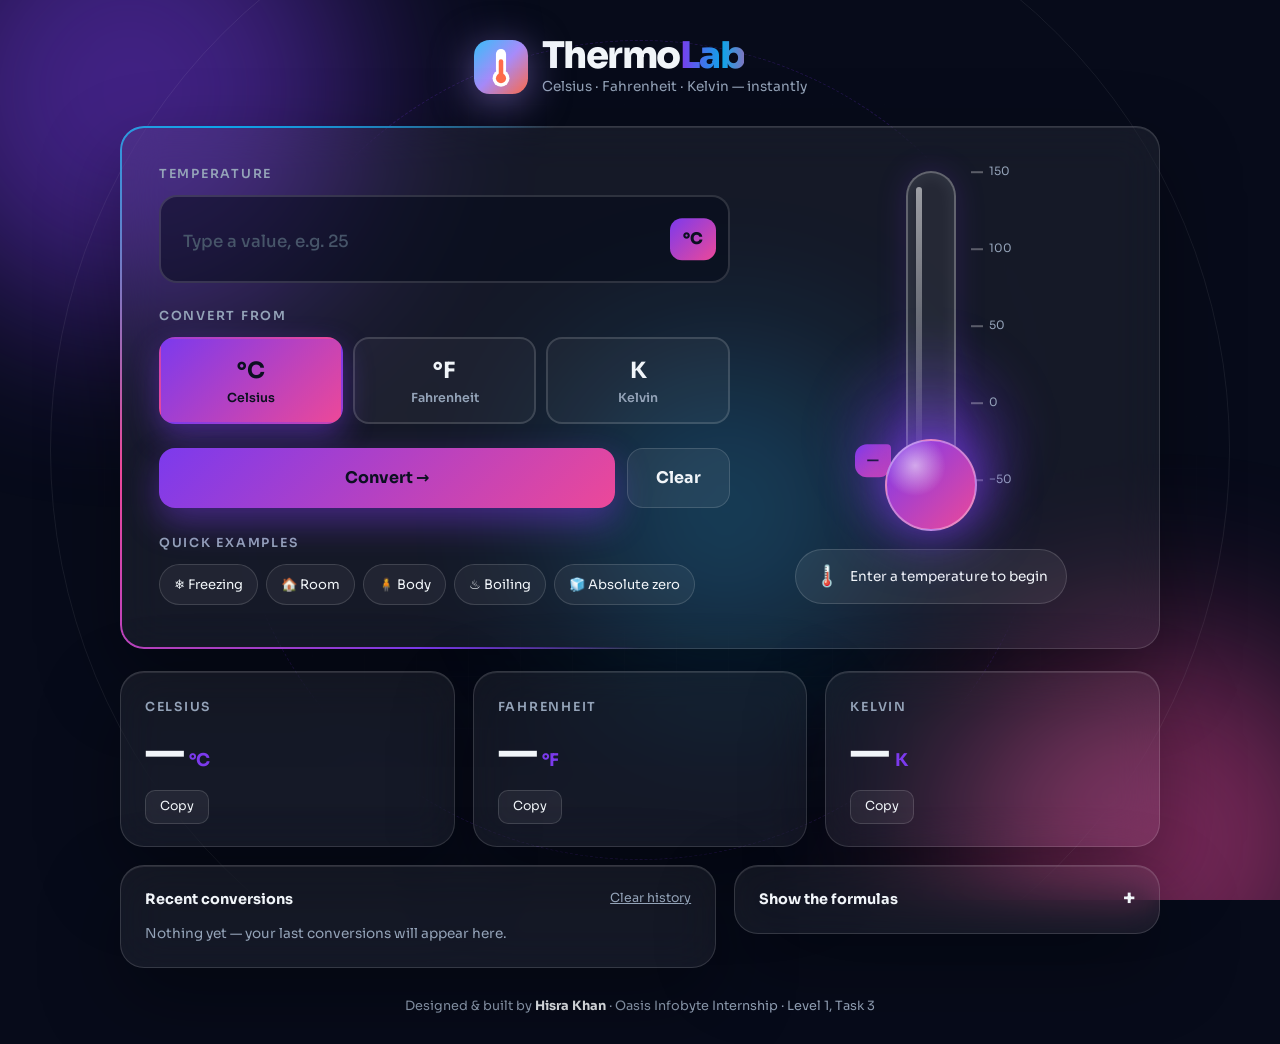
<file: WebDev-L1-TemperatureConverter/index.html>
<!DOCTYPE html>
<html lang="en">
<head>
  <meta charset="UTF-8">
  <meta name="viewport" content="width=device-width, initial-scale=1.0">
  <meta name="description" content="ThermoLab converts temperatures between Celsius, Fahrenheit and Kelvin with live validation and absolute zero protection.">
  <title>ThermoLab | Temperature Converter</title>
  <link rel="icon" href="data:image/svg+xml,%3Csvg xmlns='http://www.w3.org/2000/svg' viewBox='0 0 48 48'%3E%3Cdefs%3E%3ClinearGradient id='g' x1='0' y1='0' x2='1' y2='1'%3E%3Cstop offset='0' stop-color='%2338bdf8'/%3E%3Cstop offset='1' stop-color='%23ff6b4a'/%3E%3C/linearGradient%3E%3C/defs%3E%3Crect width='48' height='48' rx='14' fill='url(%23g)'/%3E%3Crect x='20' y='8' width='8' height='22' rx='4' fill='white'/%3E%3Ccircle cx='24' cy='33' r='7' fill='white'/%3E%3C/svg%3E">
  <link rel="preconnect" href="https://fonts.googleapis.com">
  <link rel="preconnect" href="https://fonts.gstatic.com" crossorigin>
  <link href="https://fonts.googleapis.com/css2?family=Sora:wght@400;500;600;700;800&display=swap" rel="stylesheet">
  <link rel="stylesheet" href="style.css">
</head>
<body data-mood="idle">

  <!-- animated background -->
  <div class="bg" aria-hidden="true"><span class="blob b1"></span><span class="blob b2"></span><span class="blob b3"></span><div class="grid"></div><span class="ring r1"></span><span class="ring r2"></span></div>
  <div class="particles" id="particles" aria-hidden="true"></div>

  <main class="app">
    <header class="brand">
      <svg class="brand-mark" viewBox="0 0 48 48" aria-hidden="true">
        <defs><linearGradient id="lg" x1="0" y1="0" x2="1" y2="1"><stop offset="0" stop-color="#38bdf8"/><stop offset=".5" stop-color="#a78bfa"/><stop offset="1" stop-color="#ff6b4a"/></linearGradient></defs>
        <rect width="48" height="48" rx="14" fill="url(#lg)"/>
        <rect x="19.5" y="8" width="9" height="23" rx="4.5" fill="#fff"/>
        <circle cx="24" cy="34" r="7.5" fill="#fff"/>
        <rect x="22" y="17" width="4" height="17" rx="2" fill="#ff6b4a"/>
        <circle cx="24" cy="34" r="4.5" fill="#ff6b4a"/>
      </svg>
      <div><h1 class="brand-name">Thermo<span>Lab</span></h1><p class="brand-tag">Celsius · Fahrenheit · Kelvin — instantly</p></div>
    </header>

    <section class="panel" aria-label="Temperature converter">

      <!-- LEFT: controls -->
      <div class="controls">
        <form id="converter-form" novalidate>
          <div class="field">
            <label for="temp-input">Temperature</label>
            <div class="input-wrap">
              <input id="temp-input" type="text" inputmode="decimal" autocomplete="off" placeholder="Type a value, e.g. 25" aria-describedby="input-error" aria-invalid="false">
              <span class="unit-badge" id="unit-badge">°C</span>
            </div>
            <p id="input-error" class="error" role="alert" hidden></p>
          </div>

          <fieldset class="field">
            <legend>Convert from</legend>
            <div class="segmented">
              <input type="radio" id="unit-c" name="unit" value="C" checked><label for="unit-c"><b>°C</b>Celsius</label>
              <input type="radio" id="unit-f" name="unit" value="F"><label for="unit-f"><b>°F</b>Fahrenheit</label>
              <input type="radio" id="unit-k" name="unit" value="K"><label for="unit-k"><b>K</b>Kelvin</label>
            </div>
          </fieldset>

          <div class="actions">
            <button type="submit" class="btn btn-primary" id="convert-btn">Convert <span aria-hidden="true">→</span></button>
            <button type="button" class="btn btn-ghost" id="clear-btn">Clear</button>
          </div>
        </form>

        <div class="presets" aria-label="Quick examples">
          <p class="mini-title">Quick examples</p>
          <div class="chips">
            <button type="button" class="chip" data-value="0" data-unit="C">❄️ Freezing</button>
            <button type="button" class="chip" data-value="25" data-unit="C">🏠 Room</button>
            <button type="button" class="chip" data-value="98.6" data-unit="F">🧍 Body</button>
            <button type="button" class="chip" data-value="100" data-unit="C">♨️ Boiling</button>
            <button type="button" class="chip" data-value="0" data-unit="K">🧊 Absolute zero</button>
          </div>
        </div>
      </div>

      <!-- RIGHT: thermometer -->
      <div class="gauge" aria-hidden="true">
        <div class="thermo" id="thermo" style="--level:6%">
          <div class="scale">
            <span class="marker" id="marker">—</span>
            <span class="tick" style="bottom:0%">−50</span><span class="tick" style="bottom:25%">0</span>
            <span class="tick" style="bottom:50%">50</span><span class="tick" style="bottom:75%">100</span><span class="tick" style="bottom:100%">150</span>
          </div>
          <div class="tube"><div class="liquid"><i class="bub" style="left:18%;--d:4.2s;--w:7px"></i><i class="bub" style="left:46%;--d:5.6s;--w:10px"></i><i class="bub" style="left:70%;--d:3.8s;--w:6px"></i><i class="bub" style="left:32%;--d:6.4s;--w:5px"></i></div><i class="shine"></i></div>
          <div class="bulb"></div>
        </div>
        <p class="status" id="status"><span class="status-emoji">🌡️</span><span id="status-text">Enter a temperature to begin</span></p>
      </div>
    </section>

    <!-- RESULTS: all units at once -->
    <section class="results" id="results" aria-live="polite" aria-label="Conversion results">
      <article class="result" data-unit="C"><span class="tag">You entered</span><h2>Celsius</h2><p class="value"><output id="out-C">—</output><small>°C</small></p><button type="button" class="copy" data-copy="C">Copy</button></article>
      <article class="result" data-unit="F"><span class="tag">You entered</span><h2>Fahrenheit</h2><p class="value"><output id="out-F">—</output><small>°F</small></p><button type="button" class="copy" data-copy="F">Copy</button></article>
      <article class="result" data-unit="K"><span class="tag">You entered</span><h2>Kelvin</h2><p class="value"><output id="out-K">—</output><small>K</small></p><button type="button" class="copy" data-copy="K">Copy</button></article>
    </section>

    <section class="extras">
      <div class="history">
        <div class="extras-head"><h3>Recent conversions</h3><button type="button" class="link" id="clear-history">Clear history</button></div>
        <ul id="history-list"><li class="empty">Nothing yet — your last conversions will appear here.</li></ul>
      </div>
      <details class="formulas">
        <summary>Show the formulas</summary>
        <ul>
          <li><b>°C → °F</b> F = C × 9/5 + 32</li>
          <li><b>°F → °C</b> C = (F − 32) × 5/9</li>
          <li><b>°C → K</b> K = C + 273.15</li>
          <li><b>K → °C</b> C = K − 273.15</li>
        </ul>
      </details>
    </section>

    <footer class="footer">Designed &amp; built by <b>Hisra Khan</b> · Oasis Infobyte Internship · Level 1, Task 3</footer>
  </main>

  <script src="script.js"></script>
</body>
</html>
</file>
<file: WebDev-L1-LandingPage/style.css>
/* =========================================================
   NovaFit Landing Page - style.css  (HTML5 + CSS3 only)
   1 Tokens  2 Base  3 Buttons  4 Header + Logo  5 Hero
   6 Sections  7 Cards  8 Steps/Reviews/CTA/Footer
   9 Intro screens  10 Scroll reveal  11 Keyframes  12 Responsive
   ========================================================= */

/* ---------- 1. Tokens ---------- */
:root {
  --navy: #0f172a; --indigo: #1e1b4b; --violet: #7c3aed; --violet-soft: #ede9fe;
  --coral: #ff6b4a; --mint: #14b8a6; --sun: #fbbf24; --sky: #0ea5e9; --pink: #ec4899;
  --text: #1f2937; --muted: #6b7280; --bg: #f8fafc; --white: #fff;
  --radius: 18px; --shadow: 0 10px 30px rgba(15, 23, 42, .08); --header-height: 72px;
}

/* ---------- 2. Base ---------- */
*, *::before, *::after { box-sizing: border-box; margin: 0; padding: 0; }
html { scroll-behavior: smooth; }
html, body { overflow-x: clip; max-width: 100%; }
body {
  font-family: "Poppins", system-ui, -apple-system, "Segoe UI", Arial, sans-serif;
  font-size: 1rem; line-height: 1.65; color: var(--text); background: var(--bg);
}
a { color: inherit; text-decoration: none; }
ul, ol { list-style: none; }
::selection { background: #c4b5fd; color: #1e1b4b; }
:focus-visible { outline: 3px solid var(--sun); outline-offset: 4px; border-radius: 6px; }
.container { width: 100%; max-width: 1120px; margin: 0 auto; padding: 0 20px; }
section { padding: 90px 0; scroll-margin-top: var(--header-height); }
h1 { font-size: clamp(2.3rem, 5.2vw, 3.7rem); line-height: 1.12; font-weight: 800; }
h2 { font-size: clamp(1.7rem, 3.6vw, 2.5rem); line-height: 1.2; font-weight: 700; }
h3 { font-size: 1.2rem; font-weight: 600; }
.lead { font-size: 1.15rem; }

/* ---------- 3. Buttons (shine sweep on hover) ---------- */
.btn {
  position: relative; isolation: isolate; overflow: hidden; display: inline-block;
  padding: 14px 30px; border-radius: 999px; border: 2px solid transparent;
  font-weight: 600; font-size: 1rem; cursor: pointer;
  transition: transform .3s cubic-bezier(.2,.8,.2,1), box-shadow .3s ease, background .3s ease;
}
.btn::before {
  content: ""; position: absolute; z-index: -1; top: -60%; left: -80%; width: 45%; height: 220%;
  transform: rotate(25deg); background: rgba(255,255,255,.3); transition: left .55s ease;
}
.btn:hover::before { left: 140%; }
.btn:hover { transform: translateY(-5px) scale(1.035); }
.btn:active { transform: translateY(-1px) scale(.98); }
.btn-primary { background: linear-gradient(135deg, var(--coral), #ff9a62); color: var(--white); box-shadow: 0 10px 24px rgba(255,107,74,.35); }
.btn-primary:hover { box-shadow: 0 18px 35px rgba(255,107,74,.45); }
.btn-ghost { border-color: rgba(255,255,255,.5); color: var(--white); }
.btn-ghost:hover { background: rgba(255,255,255,.12); box-shadow: 0 15px 32px rgba(15,23,42,.25); }
.btn-light { background: var(--white); color: var(--violet); box-shadow: 0 12px 30px rgba(0,0,0,.18); }
.btn-small { padding: 10px 22px; font-size: .95rem; }

/* ---------- 4. Header + Logo ---------- */
.site-header {
  position: sticky; top: 0; z-index: 100;
  background: rgba(15,23,42,.9); backdrop-filter: blur(12px);
  border-bottom: 1px solid rgba(255,255,255,.06); box-shadow: 0 8px 30px rgba(2,6,23,.18);
}
.nav { display: flex; align-items: center; justify-content: space-between; height: var(--header-height); }

.logo { display: inline-flex; align-items: center; gap: 10px; }
.logo-mark {
  width: 40px; height: 40px; flex-shrink: 0;
  filter: drop-shadow(0 6px 14px rgba(236,72,153,.45));
  transition: transform .5s cubic-bezier(.2,.8,.2,1);
  animation: logoPulse 4s ease-in-out infinite;
}
.logo:hover .logo-mark { transform: rotate(-12deg) scale(1.12); }
.logo-text { font-size: 1.55rem; font-weight: 800; color: var(--white); letter-spacing: -.5px; }
.logo-text span { background: linear-gradient(90deg, var(--coral), var(--sun)); -webkit-background-clip: text; background-clip: text; color: transparent; }

.nav-links { display: flex; align-items: center; gap: 30px; }
.nav-links a { white-space: nowrap; }
.nav-links a:not(.btn) { position: relative; padding: 8px 0; color: #cbd5e1; font-weight: 500; font-size: .95rem; transition: color .2s ease; }
.nav-links a:not(.btn)::after {
  content: ""; position: absolute; left: 0; bottom: 0; width: 0; height: 2px; border-radius: 10px;
  background: linear-gradient(90deg, var(--coral), var(--sun)); transition: width .3s ease;
}
.nav-links a:not(.btn):hover { color: var(--white); }
.nav-links a:not(.btn):hover::after { width: 100%; }

.nav-toggle { position: absolute; opacity: 0; pointer-events: none; }
.nav-burger { position: relative; z-index: 2; display: none; width: 44px; height: 44px; align-items: center; justify-content: center; cursor: pointer; }
.nav-burger span, .nav-burger span::before, .nav-burger span::after { display: block; width: 24px; height: 2px; background: var(--white); border-radius: 2px; transition: transform .3s ease, background .3s ease; }
.nav-burger span { position: relative; }
.nav-burger span::before, .nav-burger span::after { content: ""; position: absolute; left: 0; }
.nav-burger span::before { top: -7px; }
.nav-burger span::after { top: 7px; }
.nav-toggle:checked + .nav-burger span { background: transparent; }
.nav-toggle:checked + .nav-burger span::before { transform: translateY(7px) rotate(45deg); }
.nav-toggle:checked + .nav-burger span::after { transform: translateY(-7px) rotate(-45deg); }

/* ---------- 5. Hero ---------- */
.hero {
  position: relative; overflow: hidden; padding: 100px 0 110px; color: var(--white);
  background:
    radial-gradient(rgba(255,255,255,.07) 1px, transparent 1px) 0 0 / 28px 28px,
    linear-gradient(135deg, var(--navy) 0%, var(--indigo) 55%, #4c1d95 100%);
  background-size: 28px 28px, 180% 180%;
  animation: heroGradient 13s ease infinite alternate;
}
.blob { position: absolute; border-radius: 50%; filter: blur(70px); z-index: 0; pointer-events: none; animation: blobMove 12s ease-in-out infinite alternate; }
.blob-a { width: 380px; height: 380px; background: rgba(124,58,237,.5); top: -120px; right: -80px; }
.blob-b { width: 320px; height: 320px; background: rgba(255,107,74,.28); bottom: -140px; left: -80px; animation-delay: -4s; }
.blob-c { width: 240px; height: 240px; background: rgba(14,165,233,.22); top: 40%; left: 38%; animation-delay: -8s; }
.blob-d { width: 300px; height: 300px; background: rgba(255,255,255,.22); top: -100px; left: -60px; }
.blob-e { width: 280px; height: 280px; background: rgba(251,191,36,.3); bottom: -120px; right: -40px; animation-delay: -5s; }

.hero-grid { position: relative; z-index: 1; display: grid; grid-template-columns: 1.1fr .9fr; gap: 56px; align-items: center; }
.hero-text > * { animation: riseIn .8s both; }
.hero-text .badge { animation-delay: .12s; } .hero-text h1 { animation-delay: .24s; }
.hero-text .lead { animation-delay: .36s; } .hero-text .hero-buttons { animation-delay: .48s; } .hero-text .stats { animation-delay: .6s; }

.badge {
  display: inline-block; margin-bottom: 20px; padding: 6px 16px; border-radius: 999px;
  background: rgba(255,255,255,.12); border: 1px solid rgba(255,255,255,.2);
  font-size: .85rem; font-weight: 500; color: #fde68a;
}
.badge, .hero-text .badge { animation: riseIn .8s .12s both, badgePulse 3s 1s ease-in-out infinite; }
.gradient-text { background: linear-gradient(90deg, var(--coral), var(--sun), var(--coral)); background-size: 200% auto; -webkit-background-clip: text; background-clip: text; color: transparent; animation: textShimmer 5s linear infinite; }
.hero .lead { margin: 22px 0 32px; color: #cbd5e1; max-width: 520px; }
.hero-buttons { display: flex; flex-wrap: wrap; gap: 16px; }
.stats { display: flex; flex-wrap: wrap; gap: 36px; margin-top: 44px; }
.stats li { display: flex; flex-direction: column; transition: transform .3s ease; }
.stats li:hover { transform: translateY(-6px); }
.stats strong { font-size: 1.6rem; font-weight: 700; }
.stats span { font-size: .9rem; color: #94a3b8; }

/* Phone mockup + floating chips */
.hero-visual { position: relative; display: flex; justify-content: center; }
.phone {
  width: 100%; max-width: 290px; padding: 26px 22px 24px;
  border: 8px solid #111827; border-radius: 38px; text-align: center;
  background: linear-gradient(160deg, #312e81, #6d28d9 60%, #be185d);
  box-shadow: 0 30px 60px rgba(0,0,0,.45), 0 0 60px rgba(124,58,237,.35);
  transform: perspective(900px) rotateY(-8deg) rotateX(3deg);
  transition: transform .55s ease, box-shadow .55s ease;
  animation: phoneFloat 5s ease-in-out infinite;
}
.phone:hover { transform: perspective(900px) rotateY(0) rotateX(0) translateY(-12px) scale(1.035); box-shadow: 0 40px 85px rgba(0,0,0,.5), 0 0 45px rgba(196,181,253,.35); }
.phone-title { font-weight: 600; letter-spacing: 1px; text-transform: uppercase; font-size: .85rem; color: #e0e7ff; }
.ring { width: 160px; height: 160px; margin: 18px auto; border-radius: 50%; display: grid; place-items: center; background: conic-gradient(var(--sun) 0 70%, rgba(255,255,255,.18) 0); transition: transform .5s ease; animation: ringGlow 3s ease-in-out infinite; }
.phone:hover .ring { transform: rotate(18deg) scale(1.06); }
.ring-inner { width: 128px; height: 128px; border-radius: 50%; background: #2e1065; display: flex; flex-direction: column; align-items: center; justify-content: center; }
.ring-inner strong { font-size: 1.7rem; line-height: 1.1; }
.ring-inner span { font-size: .85rem; color: #c4b5fd; }
.mini-cards { display: grid; grid-template-columns: 1fr 1fr; gap: 12px; }
.mini { display: flex; flex-direction: column; padding: 12px 8px; border-radius: 14px; transition: transform .3s ease, filter .3s ease; }
.mini:hover { transform: translateY(-5px) scale(1.05); filter: brightness(1.1); }
.mini strong { font-size: 1.2rem; } .mini span { font-size: .75rem; }
.mini-coral { background: var(--coral); } .mini-mint { background: var(--mint); }
.phone-bar { height: 8px; margin: 18px 0 8px; border-radius: 999px; background: rgba(255,255,255,.2); overflow: hidden; }
.phone-bar span { display: block; height: 100%; border-radius: 999px; background: var(--sun); animation: barFill 2s .8s cubic-bezier(.2,.8,.2,1) both; }
.phone-note { font-size: .8rem; color: #e0e7ff; }

/* Decorative floating chips: intentionally positioned next to the phone mockup */
.chip {
  position: absolute; z-index: 2; padding: 9px 16px; border-radius: 999px; font-size: .8rem; font-weight: 600; white-space: nowrap;
  color: var(--white); background: rgba(255,255,255,.14); border: 1px solid rgba(255,255,255,.28);
  backdrop-filter: blur(10px); box-shadow: 0 12px 30px rgba(0,0,0,.25); animation: chipFloat 6s ease-in-out infinite;
}
.chip-1 { top: 8%; left: -4%; } .chip-2 { top: 46%; right: -6%; animation-delay: -2s; } .chip-3 { bottom: 6%; left: 0; animation-delay: -4s; }

/* Marquee band (unique divider) */
.marquee { overflow: hidden; padding: 34px 0; background: var(--bg); }
.marquee-band { width: 110%; margin-left: -5%; transform: rotate(-1.8deg); padding: 20px 0; background: linear-gradient(100deg, var(--coral), var(--pink), var(--violet)); box-shadow: 0 18px 40px rgba(124,58,237,.25); }
.marquee-track { display: flex; width: max-content; animation: marquee 26s linear infinite; }
.marquee:hover .marquee-track { animation-play-state: paused; }
.marquee-group { display: flex; align-items: center; gap: 34px; padding-right: 34px; }
.marquee-group span { color: var(--white); font-size: clamp(1.4rem, 3.4vw, 2.2rem); font-weight: 800; letter-spacing: -.02em; text-transform: uppercase; white-space: nowrap; }
.marquee-group em { color: var(--sun); font-style: normal; font-size: 1.4rem; }

/* Scroll progress bar */
.scroll-progress { position: fixed; top: 0; left: 0; z-index: 200; width: 100%; height: 4px; transform: scaleX(0); transform-origin: left; background: linear-gradient(90deg, var(--coral), var(--sun), var(--violet)); }
@supports (animation-timeline: scroll()) { .scroll-progress { animation: progressGrow linear both; animation-timeline: scroll(root); } }

/* ---------- 6. Section heads + backgrounds ---------- */
.features { background: radial-gradient(circle at 90% 0%, rgba(124,58,237,.08), transparent 40%), radial-gradient(circle at 0% 100%, rgba(255,107,74,.08), transparent 40%), var(--bg); }
.section-head { max-width: 640px; margin: 0 auto 56px; text-align: center; }
.section-head p:last-child { margin-top: 14px; color: var(--muted); }
.section-head h2::after { content: ""; display: block; width: 64px; height: 4px; margin: 17px auto 0; border-radius: 10px; background: linear-gradient(90deg, var(--coral), var(--violet), var(--mint)); transition: width .4s ease; }
.section-head:hover h2::after { width: 120px; }
.eyebrow { display: inline-block; margin-bottom: 10px; padding: 4px 14px; border-radius: 999px; background: var(--violet-soft); color: var(--violet); font-size: .85rem; font-weight: 600; letter-spacing: 1px; text-transform: uppercase; }

/* ---------- 7. Cards ---------- */
.card-grid { display: grid; grid-template-columns: repeat(3, 1fr); gap: 26px; }
.card {
  position: relative; overflow: hidden; isolation: isolate; padding: 32px 28px;
  background: var(--white); border: 1px solid rgba(124,58,237,.09); border-radius: var(--radius); box-shadow: var(--shadow);
  transition: transform .38s cubic-bezier(.2,.8,.2,1), box-shadow .38s ease, border-color .38s ease;
}
.card::before { content: ""; position: absolute; z-index: -1; inset: 0; opacity: 0; background: radial-gradient(circle at top right, rgba(196,181,253,.35), transparent 55%); transition: opacity .35s ease; }
.card::after { content: ""; position: absolute; left: 0; bottom: 0; width: 100%; height: 4px; background: linear-gradient(90deg, var(--coral), var(--violet), var(--mint)); transform: scaleX(0); transform-origin: left; transition: transform .45s ease; }
.card:hover { transform: translateY(-12px) scale(1.025); border-color: rgba(124,58,237,.28); box-shadow: 0 24px 55px rgba(49,46,129,.18); }
.card:hover::before { opacity: 1; }
.card:hover::after { transform: scaleX(1); }
.card h3 { margin: 18px 0 8px; color: var(--navy); transition: color .3s ease; }
.card:hover h3 { color: var(--violet); }
.card p { color: var(--muted); }
.icon { width: 56px; height: 56px; display: grid; place-items: center; border-radius: 16px; font-size: 1.6rem; transition: transform .4s cubic-bezier(.2,.8,.2,1), border-radius .4s ease; }
.card:hover .icon { transform: rotate(-9deg) scale(1.14); border-radius: 20px; }
.icon-violet { background: #ede9fe; } .icon-coral { background: #ffe4dc; } .icon-mint { background: #ccfbf1; }
.icon-sun { background: #fef3c7; } .icon-sky { background: #e0f2fe; } .icon-pink { background: #fce7f3; }

/* ---------- 8. Steps, Reviews, CTA, Footer ---------- */
.how { background: radial-gradient(rgba(124,58,237,.12) 1.5px, transparent 1.5px) 0 0 / 26px 26px, linear-gradient(180deg, var(--violet-soft), #faf5ff); }
.steps { position: relative; display: grid; grid-template-columns: repeat(3, 1fr); gap: 30px; }
.steps::before { content: ""; position: absolute; top: 32px; left: 17%; right: 17%; border-top: 3px dashed rgba(124,58,237,.35); }
.step { position: relative; text-align: center; padding: 0 12px; transition: transform .35s ease; }
.step:hover { transform: translateY(-9px); }
.step h3 { margin: 18px 0 8px; color: var(--navy); } .step p { color: var(--muted); }
.step-number {
  width: 64px; height: 64px; margin: 0 auto; display: grid; place-items: center; border-radius: 50%;
  font-size: 1.6rem; font-weight: 700; color: var(--white); background: linear-gradient(135deg, var(--violet), var(--pink));
  box-shadow: 0 10px 24px rgba(124,58,237,.35); transition: transform .4s ease, box-shadow .4s ease;
}
.step:hover .step-number { transform: rotate(12deg) scale(1.12); box-shadow: 0 15px 35px rgba(124,58,237,.5); }

.reviews { background: radial-gradient(circle at 100% 0%, rgba(251,191,36,.12), transparent 35%), var(--white); }
.review { margin: 0; background: var(--bg); }
.stars { color: var(--sun); font-size: 1.25rem; letter-spacing: 3px; transition: letter-spacing .3s ease; }
.review:hover .stars { letter-spacing: 5px; }
.review blockquote { margin: 14px 0 22px; color: var(--text); font-style: italic; }
.review figcaption { display: flex; align-items: center; gap: 14px; }
.review figcaption div { display: flex; flex-direction: column; line-height: 1.3; }
.review figcaption span:not(.avatar) { font-size: .85rem; color: var(--muted); }
.avatar { flex-shrink: 0; width: 46px; height: 46px; display: grid; place-items: center; border-radius: 50%; font-size: .9rem; font-weight: 700; color: var(--white); transition: transform .3s ease; }
.review:hover .avatar { transform: rotate(-10deg) scale(1.12); }
.avatar-violet { background: var(--violet); } .avatar-coral { background: var(--coral); } .avatar-mint { background: var(--mint); }

.cta { position: relative; overflow: hidden; text-align: center; color: var(--white); background: linear-gradient(120deg, var(--violet), var(--pink) 60%, var(--coral)); background-size: 180% 180%; animation: heroGradient 10s ease infinite alternate; }
.cta-inner { position: relative; z-index: 1; max-width: 720px; }
.cta p { margin: 16px 0 30px; font-size: 1.1rem; opacity: .95; }

.footer { background: var(--navy); color: #cbd5e1; padding-top: 64px; border-top: 3px solid transparent; border-image: linear-gradient(90deg, var(--coral), var(--violet), var(--mint)) 1; }
.footer-grid { display: grid; grid-template-columns: 1.6fr 1fr 1.2fr 1fr; gap: 36px; padding-bottom: 44px; }
.footer-brand p { margin-top: 14px; max-width: 300px; font-size: .95rem; }
.footer h4 { margin-bottom: 14px; color: var(--white); font-size: 1rem; }
.footer li { margin-bottom: 8px; font-size: .95rem; }
.footer a { transition: color .25s ease, padding-left .25s ease; }
.footer li a:hover { color: var(--coral); padding-left: 6px; }
.footer-bottom { padding-top: 22px; padding-bottom: 26px; border-top: 1px solid rgba(255,255,255,.1); text-align: center; font-size: .85rem; color: #94a3b8; }

.back-to-top {
  position: fixed; z-index: 90; right: 22px; bottom: 22px; width: 44px; height: 44px; display: grid; place-items: center;
  border: 1px solid rgba(255,255,255,.2); border-radius: 50%; color: #fff;
  background: linear-gradient(135deg, #7c3aed, #ff6b4a); box-shadow: 0 8px 25px rgba(15,23,42,.25); transition: transform .3s ease, box-shadow .3s ease;
}
.back-to-top:hover { transform: translateY(-6px) rotate(360deg); box-shadow: 0 14px 32px rgba(124,58,237,.4); }

/* ---------- 9. Intro screens ---------- */
.name-screen {
  min-height: 100svh; width: 100%; position: relative; display: grid; place-items: center; overflow: hidden; isolation: isolate; color: #fff; padding: 70px 22px;
  background: radial-gradient(ellipse at 50% 48%, rgba(92,45,165,.34), transparent 38%), radial-gradient(ellipse at 10% 90%, rgba(255,107,74,.15), transparent 35%), linear-gradient(135deg, #070a18 0%, #11102e 48%, #241044 100%);
}
.name-screen::before { content: ""; position: absolute; inset: 18px; border: 1px solid rgba(255,255,255,.12); border-radius: 26px; pointer-events: none; animation: frameReveal 1.5s .2s both; }
.name-grid {
  position: absolute; inset: 0; z-index: -1; opacity: .18;
  background-image: linear-gradient(rgba(255,255,255,.08) 1px, transparent 1px), linear-gradient(90deg, rgba(255,255,255,.08) 1px, transparent 1px);
  background-size: 58px 58px; mask-image: radial-gradient(ellipse at center, black, transparent 76%); animation: gridDrift 24s linear infinite;
}
.name-content { width: min(900px, 100%); position: relative; z-index: 2; text-align: center; animation: nameEntrance 1.2s cubic-bezier(.16,1,.3,1) both; }
.name-overline { display: inline-block; color: #c4b5fd; font-size: .72rem; font-weight: 600; letter-spacing: .34em; animation: fadeUp .9s .15s both; }
.name-sparkle { margin: 27px auto 9px; color: #fbbf24; font-size: 1.5rem; text-shadow: 0 0 22px rgba(251,191,36,.8); animation: sparkleSpin 5s linear infinite, fadeUp .8s .3s both; }
.main-name { font-size: clamp(4rem, 12vw, 8.8rem); line-height: .98; font-weight: 800; letter-spacing: -.075em; color: #fff; animation: nameGlow 4s ease-in-out infinite alternate; }
.main-name { white-space: nowrap; }
.main-name i {
  display: inline-block; font-style: normal; vertical-align: bottom; overflow: hidden;
  max-width: 0; opacity: 0; padding: .06em 0; margin: -.06em 0;
  animation: typeIn .4s calc(.7s + var(--i) * .22s) cubic-bezier(.2,1.4,.4,1) forwards;
}
.main-name .sp { display: inline-block; width: .28em; }
.w2 i:nth-child(1) { color: #ff795e; } .w2 i:nth-child(2) { color: #ff9a62; }
.w2 i:nth-child(3) { color: #ffc66e; } .w2 i:nth-child(4) { color: #c4b5fd; }
.w2 { text-shadow: 0 0 40px rgba(255,121,94,.35); }
.type-cursor {
  display: inline-block; width: .055em; height: .82em; margin-left: .06em; vertical-align: -.04em;
  background: var(--sun); box-shadow: 0 0 18px rgba(251,191,36,.8);
  animation: blink .9s steps(1) infinite, cursorGone .4s 4.6s forwards;
}
.name-underline { width: 0; height: 4px; margin: 25px auto 0; border-radius: 20px; background: linear-gradient(90deg, #ff6b4a, #fbbf24, #a78bfa); box-shadow: 0 0 24px rgba(196,181,253,.5); animation: underlineGrow 1s 3.1s cubic-bezier(.16,1,.3,1) forwards; }
.name-subtitle { margin-top: 22px; color: #cbd5e1; font-size: clamp(.9rem, 2vw, 1.12rem); letter-spacing: .04em; animation: fadeUp .8s 3.3s both; }
.name-enter {
  position: relative; display: inline-flex; align-items: center; gap: 22px; margin-top: 39px; padding: 16px 23px 16px 28px;
  border: 1px solid rgba(255,255,255,.26); border-radius: 999px; color: #fff; font-size: .92rem; font-weight: 600; overflow: hidden;
  background: linear-gradient(110deg, rgba(124,58,237,.95), rgba(255,107,74,.95)); box-shadow: 0 12px 35px rgba(124,58,237,.3);
  transition: transform .35s ease, box-shadow .35s ease, border-color .35s ease; animation: fadeUp .8s 3.6s both, buttonBreathe 3.5s 5s ease-in-out infinite;
}
.name-enter::before { content: ""; position: absolute; top: -80%; left: -55%; width: 35%; height: 260%; transform: rotate(25deg); background: rgba(255,255,255,.35); transition: left .6s ease; }
.name-enter:hover::before { left: 130%; }
.name-enter:hover { transform: translateY(-7px) scale(1.06); border-color: rgba(255,255,255,.65); box-shadow: 0 22px 55px rgba(124,58,237,.48), 0 0 28px rgba(255,107,74,.22); }
.enter-arrow { width: 31px; height: 31px; display: grid; place-items: center; border-radius: 50%; background: rgba(255,255,255,.2); transition: transform .35s ease, background .35s ease; }
.name-enter:hover .enter-arrow { transform: rotate(45deg); background: rgba(255,255,255,.32); }
.name-scroll-hint { display: block; margin-top: 58px; color: #8290aa; font-size: .62rem; letter-spacing: .24em; animation: fadeUp 1s 3.9s both; }
.name-scroll-hint span { display: block; margin-top: 8px; color: #fbbf24; font-size: 1rem; animation: arrowBounce 1.5s ease-in-out infinite; }
.name-orbit { position: absolute; border: 1px solid rgba(196,181,253,.13); border-radius: 50%; pointer-events: none; }
.orbit-one { width: min(68vw, 720px); aspect-ratio: 1; animation: orbitRotate 35s linear infinite; }
.orbit-two { width: min(82vw, 920px); aspect-ratio: 1; border-style: dashed; border-color: rgba(255,107,74,.13); animation: orbitRotate 55s linear infinite reverse; }
.orbit-three { width: min(96vw, 1120px); aspect-ratio: 1; border-color: rgba(255,255,255,.055); animation: orbitRotate 70s linear infinite; }
.name-corner { position: absolute; bottom: 42px; color: rgba(255,255,255,.35); font-size: .65rem; letter-spacing: .22em; }
.name-corner-left { left: 54px; font-weight: 800; font-size: .9rem; } .name-corner-right { right: 100px; } /* keeps clear of the back-to-top button */

.project-intro {
  min-height: 78vh; display: grid; place-items: center; position: relative; overflow: hidden; padding: 100px 24px; text-align: center; color: #fff;
  background: radial-gradient(circle at 15% 20%, rgba(255,107,74,.16), transparent 28%), radial-gradient(circle at 85% 80%, rgba(124,58,237,.25), transparent 32%), #0d1025;
}
.project-intro::before, .project-intro::after { content: ""; position: absolute; width: 260px; height: 260px; border: 1px solid rgba(255,255,255,.08); border-radius: 50%; animation: orbitRotate 22s linear infinite; }
.project-intro::before { left: -130px; top: 10%; } .project-intro::after { right: -130px; bottom: 5%; animation-direction: reverse; }
.project-intro-inner { width: min(760px, 100%); position: relative; z-index: 1; animation: fadeUp 1s both; }
.project-kicker { color: #c4b5fd; font-size: .72rem; font-weight: 700; letter-spacing: .3em; }
.project-intro h2 { margin-top: 18px; font-size: clamp(2.2rem, 6vw, 4.5rem); line-height: 1.12; letter-spacing: -.055em; }
.project-intro h2 span { display: block; background: linear-gradient(90deg, #ff8a65, #fbbf24, #c4b5fd); -webkit-background-clip: text; background-clip: text; color: transparent; }
.project-task-card { width: min(440px, 100%); margin: 35px auto 0; padding: 28px; border: 1px solid rgba(255,255,255,.16); border-radius: 22px; background: rgba(255,255,255,.07); backdrop-filter: blur(16px); box-shadow: 0 20px 60px rgba(0,0,0,.2); transition: transform .4s ease, border-color .4s ease, box-shadow .4s ease; }
.project-task-card:hover { transform: translateY(-10px) scale(1.035); border-color: rgba(196,181,253,.55); box-shadow: 0 28px 65px rgba(124,58,237,.24); }
.project-task-label { display: inline-block; padding: 7px 12px; border-radius: 99px; color: #fcd34d; background: rgba(251,191,36,.12); font-size: .68rem; font-weight: 700; letter-spacing: .14em; }
.project-task-card strong { display: block; margin-top: 16px; font-size: 1.8rem; }
.project-task-card p { margin-top: 6px; color: #cbd5e1; }
.project-continue { display: inline-flex; gap: 13px; align-items: center; margin-top: 30px; color: #fff; font-weight: 600; transition: gap .3s ease, color .3s ease; }
.project-continue:hover { gap: 22px; color: #fbbf24; }
.project-continue span { animation: arrowBounce 1.5s ease-in-out infinite; }

/* ---------- 10. Scroll reveal (pure CSS, modern browsers; others just show content) ---------- */
@supports (animation-timeline: view()) {
  .section-head, .card, .step {
    animation: revealUp both linear;
    animation-timeline: view();
    animation-range: entry 0% entry 38%;
  }
}

/* ---------- 11. Keyframes ---------- */
@keyframes riseIn { from { opacity: 0; transform: translateY(24px); } to { opacity: 1; transform: translateY(0); } }
@keyframes revealUp { from { opacity: 0; transform: translateY(46px) scale(.97); } to { opacity: 1; transform: none; } }
@keyframes heroGradient { from { background-position: 0 0, 0% 50%; } to { background-position: 0 0, 100% 50%; } }
.cta { --x: 0; }
@keyframes blobMove { from { transform: translate(0,0) scale(1); } to { transform: translate(40px,-30px) scale(1.15); } }
@keyframes badgePulse { 0%,100% { box-shadow: 0 0 0 0 rgba(253,230,138,0); } 50% { box-shadow: 0 0 0 8px rgba(253,230,138,.1); } }
@keyframes phoneFloat { 0%,100% { translate: 0 0; } 50% { translate: 0 -12px; } }
@keyframes chipFloat { 0%,100% { transform: translateY(0); } 50% { transform: translateY(-14px); } }
@keyframes ringGlow { 0%,100% { box-shadow: 0 0 0 0 rgba(251,191,36,0); } 50% { box-shadow: 0 0 30px rgba(251,191,36,.45); } }
@keyframes barFill { from { width: 0; } }
@keyframes logoPulse { 0%,100% { filter: drop-shadow(0 6px 14px rgba(236,72,153,.4)); } 50% { filter: drop-shadow(0 8px 22px rgba(255,107,74,.7)); } }
@keyframes nameEntrance { from { opacity: 0; transform: translateY(35px) scale(.96); filter: blur(8px); } to { opacity: 1; transform: none; filter: blur(0); } }
@keyframes fadeUp { from { opacity: 0; transform: translateY(22px); } to { opacity: 1; transform: translateY(0); } }
@keyframes underlineGrow { to { width: min(230px, 55vw); } }
@keyframes textShimmer { to { background-position: 200% center; } }
@keyframes nameGlow { from { text-shadow: 0 10px 35px rgba(124,58,237,.12); } to { text-shadow: 0 10px 55px rgba(255,107,74,.25); } }
@keyframes sparkleSpin { 0%,100% { transform: rotate(0) scale(1); } 50% { transform: rotate(180deg) scale(1.35); } }
@keyframes buttonBreathe { 0%,100% { box-shadow: 0 12px 35px rgba(124,58,237,.3); } 50% { box-shadow: 0 15px 44px rgba(255,107,74,.38); } }
@keyframes arrowBounce { 0%,100% { transform: translateY(0); } 50% { transform: translateY(7px); } }
@keyframes orbitRotate { to { transform: rotate(360deg); } }
@keyframes gridDrift { to { background-position: 58px 58px; } }
@keyframes frameReveal { from { opacity: 0; transform: scale(.97); } to { opacity: 1; transform: scale(1); } }

@keyframes typeIn { from { max-width: 0; opacity: 0; transform: translateY(.3em) scale(.6); } to { max-width: 1.3em; opacity: 1; transform: none; } }
@keyframes blink { 50% { opacity: 0; } }
@keyframes cursorGone { to { opacity: 0; width: 0; margin: 0; } }
@keyframes marquee { to { transform: translateX(-50%); } }
@keyframes progressGrow { to { transform: scaleX(1); } }

/* ---------- 12. Responsive ---------- */
@media (max-width: 960px) {
  .hero-grid { grid-template-columns: 1fr; gap: 56px; }
  .hero-text { text-align: center; }
  .hero .lead { margin-left: auto; margin-right: auto; }
  .hero-buttons, .stats { justify-content: center; }
  .card-grid { grid-template-columns: repeat(2, 1fr); }
  .footer-grid { grid-template-columns: 1fr 1fr; }
}
/* Mobile / tablet navigation (hamburger) */
@media (max-width: 900px) {
  .nav-burger { display: flex; }
  .nav-links {
    display: none; position: absolute; top: var(--header-height); left: 0; right: 0; flex-direction: column; align-items: stretch; gap: 0;
    padding: 8px 20px 22px; max-height: calc(100vh - var(--header-height)); overflow-y: auto; box-shadow: 0 24px 40px rgba(0,0,0,.35); background: var(--navy); border-top: 1px solid rgba(255,255,255,.1);
  }
  .nav-links li { padding: 12px 0; border-bottom: 1px solid rgba(255,255,255,.06); }
  .nav-links li:last-child { border-bottom: 0; padding-top: 18px; text-align: center; }
  .nav-toggle:checked ~ .nav-links { display: flex; animation: fadeUp .3s both; }
}

@media (max-width: 720px) {
  section { padding: 64px 0; }
  .hero { padding: 70px 0 80px; }
  .card-grid, .steps { grid-template-columns: 1fr; }
  .steps::before { display: none; }
  .footer-grid { grid-template-columns: 1fr; }
  .stats { gap: 24px; }
  .phone { transform: none; }
  .card:hover { transform: translateY(-6px); }
  .chip-1 { left: 0; } .chip-2 { right: 0; }
}
@media (max-width: 600px) {
  .name-screen::before { inset: 10px; border-radius: 17px; }
  .main-name { font-size: clamp(2.4rem, 14vw, 5rem); }
  .name-corner-left { left: 25px; bottom: 25px; }
  .name-corner-right { right: 84px; bottom: 25px; font-size: .53rem; }
  .name-scroll-hint { margin-top: 43px; }
  .project-intro { min-height: 70vh; padding: 75px 20px; }
}
@media (prefers-reduced-motion: reduce) {
  html { scroll-behavior: auto; }
  *, *::before, *::after { animation-duration: .01ms !important; animation-iteration-count: 1 !important; transition-duration: .01ms !important; }
}
</file>
<file: WebDev-L1-PersonalPortfolio/style.css>
:root {
  --bg: #0A0D10;
  --bg-card: rgba(20, 26, 24, 0.55);
  --bg-card-hover: rgba(28, 36, 33, 0.75);
  --border: rgba(148, 178, 168, 0.14);
  --border-strong: rgba(245, 166, 35, 0.35);

  --text-primary: #EDF2F0;
  --text-secondary: #9AAFA8;
  --text-muted: #5F726B;

  --accent-amber: #F5A623;
  --accent-teal: #2DD4BF;
  --accent-amber-dim: rgba(245, 166, 35, 0.14);
  --accent-teal-dim: rgba(45, 212, 191, 0.14);

  --grad-text: linear-gradient(120deg, #F5A623 0%, #2DD4BF 100%);

  --max-w: 1140px;
  --radius-sm: 6px;
  --radius-md: 14px;
  --radius-lg: 20px;

  --font-display: 'Space Grotesk', 'Noto Naskh Arabic', sans-serif;
  --font-body: 'Inter', 'Noto Naskh Arabic', sans-serif;
  --font-mono: 'IBM Plex Mono', 'Noto Naskh Arabic', monospace;
}

*, *::before, *::after { box-sizing: border-box; }
html { scroll-behavior: smooth; }

body {
  margin: 0;
  background-color: var(--bg);
  color: var(--text-primary);
  font-family: var(--font-body);
  line-height: 1.65;
  -webkit-font-smoothing: antialiased;
  overflow-x: hidden;
  position: relative;
}

/* ============ BLUEPRINT BACKDROP ============ */
.grid-backdrop {
  position: fixed;
  inset: 0;
  z-index: 0;
  overflow: hidden;
  pointer-events: none;
}
.grid-lines {
  position: absolute;
  inset: -2px;
  background-image:
    linear-gradient(var(--grid-line) 1px, transparent 1px),
    linear-gradient(90deg, var(--grid-line) 1px, transparent 1px);
  background-size: 64px 64px;
  mask-image: radial-gradient(ellipse 90% 60% at 50% 0%, black 40%, transparent 90%);
}
.grid-glow {
  position: absolute;
  border-radius: 50%;
  opacity: calc(var(--glow-opacity) * 1.9);
  will-change: transform;
}
.glow-1 { top: -22%; left: -18%; width: 64vw; height: 64vw; background: radial-gradient(closest-side, var(--amber-fill) 0%, transparent 100%); }
.glow-2 { top: 18%; right: -22%; width: 62vw; height: 62vw; background: radial-gradient(closest-side, var(--teal-fill) 0%, transparent 100%); }

.cursor-glow {
  position: fixed;
  top: 0;
  left: 0;
  width: 460px;
  height: 460px;
  border-radius: 50%;
  pointer-events: none;
  z-index: 2;
  background: radial-gradient(circle, rgba(245, 166, 35, 0.06) 0%, transparent 70%);
  transform: translate(-50%, -50%);
  opacity: 0;
  transition: opacity 0.4s ease;
  will-change: transform;
}
.cursor-glow.active { opacity: 1; }
@media (max-width: 900px), (hover: none) {
  .cursor-glow { display: none; }
}

h1, h2, h3, h4 {
  font-family: var(--font-display);
  color: var(--text-primary);
  letter-spacing: -0.02em;
  margin: 0;
  font-weight: 600;
}

.mono { font-family: var(--font-mono); }
a { color: inherit; text-decoration: none; }
.wrap { max-width: var(--max-w); margin: 0 auto; padding: 0 24px; position: relative; z-index: 1; }

/* ============ REVEAL (fallback: always visible) ============ */
.reveal, .reveal-stagger > * {
  opacity: 1;
  transform: translateY(0);
}
.reveal {
  transition: opacity 0.7s cubic-bezier(0.16, 1, 0.3, 1), transform 0.7s cubic-bezier(0.16, 1, 0.3, 1);
}
.reveal.pre {
  opacity: 0;
  transform: translateY(24px);
}
.reveal-stagger > * {
  transition: opacity 0.6s cubic-bezier(0.16, 1, 0.3, 1), transform 0.6s cubic-bezier(0.16, 1, 0.3, 1);
}
.reveal-stagger.pre > * {
  opacity: 0;
  transform: translateY(20px);
}
html.reduced-motion .reveal,
html.reduced-motion .reveal-stagger > * {
  transition: none !important;
  opacity: 1 !important;
  transform: none !important;
}

/* ============ NAVBAR ============ */
.nav {
  position: sticky;
  top: 0;
  z-index: 50;
  backdrop-filter: blur(14px);
  background: var(--nav-bg);
  border-bottom: 1px solid var(--border);
  transition: box-shadow 0.3s ease;
}
.nav-progress {
  position: absolute;
  bottom: -1px;
  left: 0;
  height: 2px;
  width: 0%;
  background: var(--grad-fill);
  transition: width 0.12s linear;
}
.nav-inner {
  max-width: var(--max-w);
  margin: 0 auto;
  padding: 16px 24px;
  display: flex;
  align-items: center;
  justify-content: space-between;
}
.nav-mark {
  font-family: var(--font-mono);
  display: flex;
  align-items: center;
  gap: 10px;
  transition: transform 0.25s ease;
}
.nav-mark:hover { transform: translateY(-1px); }
.mark-glyph {
  display: flex;
  align-items: center;
  justify-content: center;
  width: 34px;
  height: 34px;
  border-radius: 9px;
  font-size: 13px;
  font-weight: 600;
  letter-spacing: 0.01em;
  color: #0A0D10;
  background: var(--grad-fill);
  transition: border-radius 0.3s ease, transform 0.3s ease;
}
.nav-mark:hover .mark-glyph { border-radius: 50%; transform: rotate(-8deg); }
.mark-name {
  font-family: var(--font-display);
  font-size: 15px;
  font-weight: 600;
  letter-spacing: -0.01em;
  color: var(--text-primary);
}
@media (max-width: 560px) {
  .mark-name { display: none; }
}
.nav-links {
  list-style: none;
  display: flex;
  gap: 32px;
  margin: 0;
  padding: 0;
}
.nav-links li { position: relative; }
.nav-links a {
  position: relative;
  font-size: 14px;
  color: var(--text-secondary);
  transition: color 0.2s ease;
  padding-bottom: 4px;
}
.nav-links a::after {
  content: '';
  position: absolute;
  left: 0;
  bottom: 0;
  width: 0;
  height: 1px;
  background: var(--amber-fill);
  transition: width 0.25s cubic-bezier(0.16, 1, 0.3, 1);
}
.nav-links a:hover { color: var(--text-primary); }
.nav-links a:hover::after { width: 100%; }
.nav-links a.active { color: var(--accent-amber); }
.nav-links a.active::after { width: 100%; }
.nav-cta {
  position: relative;
  overflow: hidden;
  font-size: 14px;
  font-weight: 500;
  padding: 9px 18px;
  border-radius: 999px;
  border: 1px solid var(--border-strong);
  color: var(--accent-amber);
  transition: background 0.25s ease, color 0.25s ease, border-color 0.25s ease, transform 0.2s ease, box-shadow 0.3s ease;
}
.nav-cta:hover {
  background: var(--amber-fill);
  color: #0A0D10;
  transform: translateY(-1px);
  box-shadow: 0 8px 22px -8px rgba(245, 166, 35, 0.55);
}

@media (max-width: 760px) {
  .nav-links { display: none; }
}

/* ============ HERO ============ */
.hero { padding: 96px 0 80px; }
.hero-copy { max-width: 760px; margin-bottom: 64px; }

.identity-row {
  display: flex;
  align-items: center;
  gap: 14px;
  margin-bottom: 26px;
}
.avatar-mark {
  flex-shrink: 0;
  display: flex;
  align-items: center;
  justify-content: center;
  width: 52px;
  height: 52px;
  border-radius: 15px;
  font-family: var(--font-display);
  font-size: 17px;
  font-weight: 700;
  color: #0A0D10;
  background: var(--grad-fill);
  box-shadow: 0 10px 30px -10px rgba(245, 166, 35, 0.5);
  transition: border-radius 0.35s ease, transform 0.35s ease;
}
.identity-row:hover .avatar-mark { border-radius: 50%; transform: rotate(-6deg) scale(1.04); }
.identity-text { display: flex; flex-direction: column; gap: 2px; }
.identity-name {
  font-family: var(--font-display);
  font-size: 19px;
  font-weight: 600;
  letter-spacing: -0.01em;
  color: var(--text-primary);
}
.identity-role {
  font-family: var(--font-mono);
  font-size: 12px;
  letter-spacing: 0.06em;
  color: var(--accent-teal);
}

.badge-pill {
  display: inline-flex;
  align-items: center;
  gap: 9px;
  padding: 7px 14px;
  border-radius: 999px;
  border: 1px solid var(--border);
  font-size: 12.5px;
  color: var(--text-secondary);
  font-family: var(--font-mono);
  margin-bottom: 24px;
}
.status-dot {
  width: 7px;
  height: 7px;
  border-radius: 50%;
  background: var(--teal-fill);
  box-shadow: 0 0 8px var(--accent-teal);
  animation: pulse-dot 2.2s ease-in-out infinite;
}
@keyframes pulse-dot {
  0%, 100% { box-shadow: 0 0 6px var(--accent-teal); opacity: 1; }
  50% { box-shadow: 0 0 14px var(--accent-teal); opacity: 0.65; }
}
html.reduced-motion .status-dot { animation: none; }
.hero h1 {
  font-size: clamp(34px, 5vw, 54px);
  line-height: 1.1;
  margin-bottom: 22px;
}
.text-accent {
  background: var(--grad-text);
  -webkit-background-clip: text;
  background-clip: text;
  color: transparent;
}
.lead {
  font-size: 17px;
  color: var(--text-secondary);
  max-width: 52ch;
  margin-bottom: 32px;
}
.hero-actions { display: flex; gap: 14px; flex-wrap: wrap; }
.btn-primary {
  position: relative;
  display: inline-flex;
  align-items: center;
  gap: 8px;
  background: var(--amber-fill);
  color: #0A0D10;
  font-weight: 600;
  font-size: 14.5px;
  padding: 13px 22px;
  border-radius: var(--radius-sm);
  overflow: hidden;
  isolation: isolate;
  transition: transform 0.25s cubic-bezier(0.16, 1, 0.3, 1), box-shadow 0.25s ease;
}
.btn-primary::before {
  content: '';
  position: absolute;
  inset: 0;
  z-index: -1;
  background: linear-gradient(120deg, transparent, rgba(255, 255, 255, 0.55), transparent);
  transform: translateX(-120%) skewX(-20deg);
  transition: transform 0.55s ease;
}
.btn-primary:hover::before { transform: translateX(120%) skewX(-20deg); }
.btn-primary:hover { transform: translateY(-2px); box-shadow: 0 12px 32px -8px rgba(245, 166, 35, 0.5); }
.btn-primary:active { transform: translateY(0); }
.btn-primary .arrow { transition: transform 0.25s cubic-bezier(0.34, 1.56, 0.64, 1); }
.btn-primary:hover .arrow { transform: translateX(4px); }

.btn-ghost {
  position: relative;
  display: inline-flex;
  align-items: center;
  font-weight: 500;
  font-size: 14.5px;
  padding: 13px 22px;
  border-radius: var(--radius-sm);
  border: 1px solid var(--border);
  color: var(--text-primary);
  overflow: hidden;
  transition: border-color 0.25s ease, color 0.25s ease, transform 0.25s ease;
}
.btn-ghost::before {
  content: '';
  position: absolute;
  inset: 0;
  background: var(--accent-teal-dim);
  transform: scaleX(0);
  transform-origin: left;
  transition: transform 0.35s cubic-bezier(0.16, 1, 0.3, 1);
  z-index: -1;
}
.btn-ghost:hover {
  border-color: var(--accent-teal);
  color: var(--accent-teal);
  transform: translateY(-2px);
}
.btn-ghost:hover::before { transform: scaleX(1); }

/* Signature: layered stack diagram */
.stack-diagram {
  display: flex;
  flex-direction: column;
  gap: 0;
  padding: 8px;
}
.stack-node {
  background: var(--bg-card);
  border: 1px solid var(--border);
  border-radius: var(--radius-md);
  padding: 20px 22px;
  display: flex;
  flex-direction: column;
  gap: 6px;
  backdrop-filter: blur(10px);
  transition: border-color 0.3s ease, transform 0.3s cubic-bezier(0.16, 1, 0.3, 1), box-shadow 0.3s ease, background 0.3s ease;
  will-change: transform;
}
.stack-node:hover {
  transform: translateX(6px) scale(1.015);
  background: var(--bg-card-hover);
}
.node-1 { border-left: 3px solid var(--accent-amber); }
.node-1:hover { box-shadow: -4px 0 24px -6px rgba(245, 166, 35, 0.35); }
.node-2 { border-left: 3px solid #E8B85A; }
.node-2:hover { box-shadow: -4px 0 24px -6px rgba(232, 184, 90, 0.3); }
.node-3 { border-left: 3px solid var(--accent-teal); }
.node-3:hover { box-shadow: -4px 0 24px -6px rgba(45, 212, 191, 0.35); }
.node-label {
  font-family: var(--font-mono);
  font-size: 11px;
  letter-spacing: 0.12em;
  color: var(--text-muted);
}
.node-value {
  font-family: var(--font-display);
  font-size: 16px;
  font-weight: 500;
  color: var(--text-primary);
}
.stack-connector {
  width: 1px;
  height: 22px;
  margin-left: 24px;
  background: repeating-linear-gradient(to bottom, var(--border-strong) 0, var(--border-strong) 4px, transparent 4px, transparent 8px);
}

@media (max-width: 860px) {
  .hero-grid { grid-template-columns: 1fr; }
  .stack-diagram { order: -1; }
}

/* ============ HERO LAYER ROW ============ */
.layer-row {
  display: grid;
  grid-template-columns: repeat(3, 1fr);
  gap: 18px;
}
.layer-card {
  background: var(--bg-card);
  border: 1px solid var(--border);
  border-top: 2px solid transparent;
  border-radius: var(--radius-md);
  padding: 26px 24px;
  backdrop-filter: blur(10px);
  transition: border-color 0.3s ease, transform 0.3s cubic-bezier(0.16, 1, 0.3, 1), background 0.3s ease, box-shadow 0.3s ease;
}
.layer-row > .layer-card:nth-child(1) { border-top-color: var(--accent-amber); }
.layer-row > .layer-card:nth-child(2) { border-top-color: #E8B85A; }
.layer-row > .layer-card:nth-child(3) { border-top-color: var(--accent-teal); }
.layer-card:hover {
  transform: translateY(-6px);
  background: var(--bg-card-hover);
  box-shadow: 0 20px 44px -20px rgba(var(--shadow-rgb), 0.55);
}
.layer-kicker {
  display: block;
  font-family: var(--font-mono);
  font-size: 11px;
  letter-spacing: 0.1em;
  color: var(--text-muted);
  margin-bottom: 10px;
}
.layer-card h3 { font-size: 17px; margin-bottom: 10px; }
.layer-card p { font-size: 14px; color: var(--text-secondary); margin: 0; line-height: 1.6; }

@media (max-width: 860px) {
  .layer-row { grid-template-columns: 1fr; }
}

/* ============ SECTION HEAD ============ */
.section-eyebrow {
  font-family: var(--font-mono);
  font-size: 12.5px;
  letter-spacing: 0.1em;
  color: var(--accent-amber);
  display: block;
  margin-bottom: 12px;
}
.section-head { max-width: 62ch; margin-bottom: 44px; }
.section-head h2 { font-size: clamp(26px, 3.5vw, 34px); margin-bottom: 10px; }
.section-head p { color: var(--text-secondary); font-size: 15.5px; margin: 0; }

section { padding: 88px 0; position: relative; z-index: 1; }
section:not(.hero) { border-top: 1px solid var(--border); }

/* ============ ABOUT ============ */
.about-grid {
  display: grid;
  grid-template-columns: 1.4fr 1fr;
  gap: 56px;
  align-items: start;
}
.about-text h2 { font-size: clamp(24px, 3vw, 30px); margin-bottom: 20px; }
.about-text p { color: var(--text-secondary); font-size: 15.5px; margin: 0 0 16px; }
.about-text strong { color: var(--text-primary); font-weight: 600; }

.fact-card {
  background: var(--bg-card);
  border: 1px solid var(--border);
  border-radius: var(--radius-md);
  padding: 28px;
  backdrop-filter: blur(10px);
  transition: border-color 0.3s ease, transform 0.3s ease;
}
.fact-card:hover { border-color: var(--border-strong); }
.fact-list { list-style: none; margin: 0; padding: 0; }
.fact-list li {
  display: flex;
  justify-content: space-between;
  gap: 12px;
  padding: 13px 0;
  border-bottom: 1px solid var(--border);
  font-size: 14px;
  transition: padding-left 0.25s ease;
}
.fact-list li:last-child { border-bottom: none; }
.fact-list li:hover { padding-left: 4px; }
.fact-list .label { color: var(--text-muted); font-family: var(--font-mono); font-size: 12.5px; }
.fact-list .value { color: var(--text-primary); font-weight: 500; text-align: right; transition: color 0.25s ease; }
.fact-list li:hover .value { color: var(--accent-amber); }

@media (max-width: 860px) {
  .about-grid { grid-template-columns: 1fr; }
}

/* ============ SKILLS ============ */
.skills-grid {
  display: grid;
  grid-template-columns: repeat(3, 1fr);
  gap: 18px;
}
.skill-card {
  position: relative;
  background: var(--bg-card);
  border: 1px solid var(--border);
  border-radius: var(--radius-md);
  padding: 24px;
  overflow: hidden;
  transform: perspective(800px) rotateX(0deg) rotateY(0deg);
  transition: border-color 0.3s ease, background 0.3s ease, transform 0.3s cubic-bezier(0.16, 1, 0.3, 1), box-shadow 0.3s ease;
  will-change: transform;
}
.skill-card::before {
  content: '';
  position: absolute;
  top: -60%;
  left: -20%;
  width: 60%;
  height: 220%;
  background: linear-gradient(120deg, transparent, var(--wash), transparent);
  transform: translateX(-140%) rotate(20deg);
  transition: transform 0.6s ease;
  pointer-events: none;
}
.skill-card:hover::before { transform: translateX(220%) rotate(20deg); }
.skill-card:hover {
  border-color: var(--border-strong);
  background: var(--bg-card-hover);
  transform: perspective(800px) translateY(-5px);
  box-shadow: 0 16px 40px -18px rgba(var(--shadow-rgb), 0.55);
}
.skill-num {
  position: absolute;
  top: 20px;
  right: 22px;
  font-family: var(--font-mono);
  font-size: 12px;
  color: var(--text-muted);
  letter-spacing: 0.05em;
}
.skill-tag {
  display: inline-block;
  font-size: 11px;
  letter-spacing: 0.1em;
  color: var(--accent-teal);
  background: var(--accent-teal-dim);
  padding: 3px 9px;
  border-radius: 4px;
  margin-bottom: 12px;
  transition: background 0.25s ease, color 0.25s ease;
}
.skill-card:hover .skill-tag { background: var(--teal-fill); color: #0A0D10; }
.skill-card h3 { font-size: 17px; margin-bottom: 14px; }
.chip-row { display: flex; flex-wrap: wrap; gap: 8px; }
.chip {
  font-size: 12.5px;
  color: var(--text-secondary);
  border: 1px solid var(--border);
  padding: 5px 11px;
  border-radius: 999px;
  transition: border-color 0.2s ease, color 0.2s ease, transform 0.2s cubic-bezier(0.34, 1.56, 0.64, 1), background 0.2s ease;
}
.chip:hover {
  border-color: var(--accent-amber);
  color: var(--text-primary);
  background: var(--accent-amber-dim);
  transform: translateY(-2px) scale(1.04);
}

@media (max-width: 860px) {
  .skills-grid { grid-template-columns: 1fr 1fr; }
}
@media (max-width: 560px) {
  .skills-grid { grid-template-columns: 1fr; }
}

/* ============ PROJECTS ============ */
.project-grid {
  display: grid;
  grid-template-columns: repeat(3, 1fr);
  gap: 20px;
}
.card {
  position: relative;
  background: var(--bg-card);
  border: 1px solid var(--border);
  border-radius: var(--radius-md);
  padding: 26px;
  display: flex;
  flex-direction: column;
  gap: 14px;
  overflow: hidden;
  transform: translateY(0) scale(1);
  transition: border-color 0.35s ease, transform 0.35s cubic-bezier(0.16, 1, 0.3, 1), background 0.35s ease, box-shadow 0.35s ease;
  will-change: transform;
}
.card::after {
  content: '';
  position: absolute;
  inset: 0;
  border-radius: inherit;
  padding: 1px;
  background: var(--grad-fill);
  opacity: 0;
  -webkit-mask: linear-gradient(#fff 0 0) content-box, linear-gradient(#fff 0 0);
  -webkit-mask-composite: xor;
  mask-composite: exclude;
  pointer-events: none;
  transition: opacity 0.35s ease;
}
.card:hover::after { opacity: 0.55; }
.card:hover {
  border-color: transparent;
  background: var(--bg-card-hover);
  transform: translateY(-6px);
  box-shadow: 0 24px 48px -22px rgba(var(--shadow-rgb), 0.6);
}
.card-header { display: flex; align-items: flex-start; justify-content: space-between; gap: 10px; }
.card-header h3 { font-size: 18px; transition: color 0.25s ease; }
.card:hover .card-header h3 { color: var(--accent-amber); }
.card-tag {
  flex-shrink: 0;
  font-family: var(--font-mono);
  font-size: 10.5px;
  letter-spacing: 0.04em;
  padding: 4px 9px;
  border-radius: 5px;
  white-space: nowrap;
  transition: transform 0.25s cubic-bezier(0.34, 1.56, 0.64, 1);
}
.card:hover .card-tag { transform: translateY(-1px); }
.card-tag.mobile { color: var(--accent-teal); background: var(--accent-teal-dim); }
.card-tag.fullstack { color: var(--accent-amber); background: var(--accent-amber-dim); }
.card-tag.frontend { color: #C7D0CC; background: rgba(199, 208, 204, 0.1); }
.desc { color: var(--text-secondary); font-size: 14.5px; line-height: 1.6; margin: 0; flex-grow: 1; }
.stack { display: flex; flex-wrap: wrap; gap: 7px; }
.stack span {
  font-family: var(--font-mono);
  font-size: 11px;
  color: var(--text-muted);
  border: 1px solid var(--border);
  padding: 3px 8px;
  border-radius: 4px;
  transition: border-color 0.2s ease, color 0.2s ease;
}
.card:hover .stack span { border-color: var(--border-strong); color: var(--text-secondary); }
.card-links { display: flex; gap: 16px; border-top: 1px solid var(--border); margin-top: 4px; padding-top: 14px; }
.card-links a {
  position: relative;
  display: inline-flex;
  align-items: center;
  font-size: 13.5px;
  font-weight: 500;
  color: var(--accent-amber);
  transition: gap 0.25s ease;
}
.card-links a::after {
  content: '';
  position: absolute;
  left: 0;
  bottom: -3px;
  width: 0;
  height: 1px;
  background: var(--amber-fill);
  transition: width 0.3s cubic-bezier(0.16, 1, 0.3, 1);
}
.card-links a:hover::after { width: 100%; }

.more-note {
  text-align: center;
  color: var(--text-muted);
  font-size: 13.5px;
  margin-top: 36px;
  font-family: var(--font-mono);
}

@media (max-width: 900px) {
  .project-grid { grid-template-columns: 1fr 1fr; }
}
@media (max-width: 620px) {
  .project-grid { grid-template-columns: 1fr; }
}

/* ============ FOOTER / CONTACT ============ */
footer { padding: 90px 0 30px; }
.footer-inner {
  display: flex;
  justify-content: space-between;
  align-items: flex-end;
  gap: 40px;
  flex-wrap: wrap;
  padding-bottom: 48px;
}
.footer-inner h2 { font-size: clamp(24px, 3.5vw, 32px); max-width: 16ch; margin: 6px 0 10px; }
.footer-lead { color: var(--text-secondary); font-size: 15px; margin: 0; }
.contact-links { display: flex; flex-direction: column; gap: 12px; align-items: flex-end; }
.contact-links a {
  position: relative;
  font-size: 14.5px;
  color: var(--text-secondary);
  transition: color 0.25s ease, transform 0.25s ease;
}
.contact-links a:hover { color: var(--accent-amber); transform: translateX(-4px); }

.footer-signature {
  font-family: var(--font-display);
  font-weight: 700;
  font-size: clamp(48px, 11vw, 140px);
  line-height: 1;
  letter-spacing: -0.03em;
  text-align: center;
  color: transparent;
  -webkit-text-stroke: 1px var(--border-strong);
  background: linear-gradient(180deg, rgba(245,166,35,0.06), transparent);
  -webkit-background-clip: text;
  background-clip: text;
  padding: 40px 0 10px;
  user-select: none;
}
.footer-bottom {
  display: flex;
  justify-content: space-between;
  padding-top: 24px;
  border-top: 1px solid var(--border);
  font-size: 12.5px;
  color: var(--text-muted);
  font-family: var(--font-mono);
}

@media (max-width: 640px) {
  .footer-inner { flex-direction: column; align-items: flex-start; }
  .contact-links { align-items: flex-start; }
  .footer-bottom { flex-direction: column; gap: 8px; }
}

/* ============ PROJECT FILTER TABS ============ */
.filter-row {
  display: flex;
  flex-wrap: wrap;
  gap: 10px;
  margin-bottom: 32px;
}
.filter-btn {
  font-family: var(--font-body);
  font-size: 13.5px;
  font-weight: 500;
  color: var(--text-secondary);
  background: transparent;
  border: 1px solid var(--border);
  padding: 9px 18px;
  border-radius: 999px;
  cursor: pointer;
  transition: border-color 0.25s ease, color 0.25s ease, background 0.25s ease, transform 0.2s ease;
}
.filter-btn:hover { border-color: var(--border-strong); color: var(--text-primary); transform: translateY(-1px); }
.filter-btn.active {
  background: var(--amber-fill);
  border-color: var(--accent-amber);
  color: #0A0D10;
  font-weight: 600;
}
.card.hidden { display: none; }

/* ============ SERVICES ============ */
.services-grid {
  display: grid;
  grid-template-columns: repeat(4, 1fr);
  gap: 18px;
}
.service-card {
  position: relative;
  background: var(--bg-card);
  border: 1px solid var(--border);
  border-radius: var(--radius-md);
  padding: 26px 22px;
  overflow: hidden;
  transition: border-color 0.3s ease, transform 0.3s cubic-bezier(0.16, 1, 0.3, 1), background 0.3s ease, box-shadow 0.3s ease;
}
.service-card:hover {
  transform: translateY(-6px);
  border-color: var(--border-strong);
  background: var(--bg-card-hover);
  box-shadow: 0 20px 44px -20px rgba(var(--shadow-rgb), 0.55);
}
.service-num {
  display: block;
  font-family: var(--font-mono);
  font-size: 22px;
  font-weight: 500;
  color: var(--accent-teal);
  opacity: 0.5;
  margin-bottom: 18px;
  transition: opacity 0.3s ease;
}
.service-card:hover .service-num { opacity: 1; }
.service-card h3 { font-size: 16.5px; margin-bottom: 10px; }
.service-card p { font-size: 13.5px; color: var(--text-secondary); margin: 0; line-height: 1.6; }

@media (max-width: 900px) {
  .services-grid { grid-template-columns: 1fr 1fr; }
}
@media (max-width: 560px) {
  .services-grid { grid-template-columns: 1fr; }
}

/* ============ START A PROJECT FORM ============ */
#start-project { padding: 88px 0; }
.project-form-wrap {
  background: var(--bg-card);
  border: 1px solid var(--border);
  border-radius: var(--radius-lg);
  padding: 48px;
  display: grid;
  grid-template-columns: 0.9fr 1.1fr;
  gap: 48px;
  backdrop-filter: blur(10px);
}
.form-intro h2 { font-size: clamp(22px, 3vw, 28px); margin: 12px 0 12px; }
.form-intro p { color: var(--text-secondary); font-size: 14.5px; margin: 0; }

.project-form { display: flex; flex-direction: column; gap: 18px; }
.form-row { display: flex; flex-direction: column; gap: 7px; }
.form-row label {
  font-family: var(--font-mono);
  font-size: 12px;
  letter-spacing: 0.04em;
  color: var(--text-muted);
}
.form-row input,
.form-row select,
.form-row textarea {
  font-family: var(--font-body);
  font-size: 14.5px;
  color: var(--text-primary);
  background: var(--input-bg);
  border: 1px solid var(--border);
  border-radius: var(--radius-sm);
  padding: 12px 14px;
  outline: none;
  transition: border-color 0.25s ease, background 0.25s ease, box-shadow 0.25s ease;
  resize: vertical;
}
.form-row input::placeholder,
.form-row textarea::placeholder { color: var(--text-muted); }
.form-row input:focus,
.form-row select:focus,
.form-row textarea:focus {
  border-color: var(--accent-amber);
  background: rgba(245, 166, 35, 0.04);
  box-shadow: 0 0 0 3px rgba(245, 166, 35, 0.12);
}
.form-row select {
  appearance: none;
  background-image: url("data:image/svg+xml,%3Csvg xmlns='http://www.w3.org/2000/svg' width='12' height='8' viewBox='0 0 12 8'%3E%3Cpath fill='%239AAFA8' d='M1 1l5 5 5-5'/%3E%3C/svg%3E");
  background-repeat: no-repeat;
  background-position: right 14px center;
  padding-right: 36px;
}
.form-submit {
  align-self: flex-start;
  margin-top: 6px;
  border: none;
  cursor: pointer;
  font-family: var(--font-body);
}
.form-note {
  font-size: 12.5px;
  color: var(--accent-teal);
  font-family: var(--font-mono);
  margin: 0;
  min-height: 16px;
}

@media (max-width: 860px) {
  .project-form-wrap { grid-template-columns: 1fr; padding: 32px 24px; }
}

/* ===== HERO IMAGE: CIRCLE + ANIMATION ===== */

.hero-main {
  display: flex;
  align-items: center;
  justify-content: space-between;
  gap: 45px;
}

.hero-main .hero-copy {
  flex: 1;
  min-width: 0;
}

.hero-photo {
  flex: 0 0 260px;
  width: 260px;
  height: 260px;
  position: relative;
  display: grid;
  place-items: center;
  margin: 0 20px 0 0;
  isolation: isolate;
  animation: photoFloat 4s ease-in-out infinite;
}

/* Glowing outer ring */
.photo-ring {
  position: relative;
  width: 100%;
  height: 100%;
  padding: 6px;
  border-radius: 50%;
  background: conic-gradient(
    from 0deg,
    #4ade80,
    #22d3ee,
    #818cf8,
    #4ade80
  );
  box-shadow:
    0 0 20px rgba(74, 222, 128, 0.25),
    0 0 45px rgba(34, 211, 238, 0.12);
  animation: ringGlow 3s ease-in-out infinite;
}

/* Actual circular image */
.photo-ring img {
  display: block;
  width: 100%;
  height: 100%;
  border-radius: 50%;
  object-fit: cover;
  object-position: center top;
  border: 4px solid #101713;
}

/* Soft background glow */
.hero-photo::before {
  content: "";
  position: absolute;
  inset: -15px;
  border-radius: 50%;
  background: rgba(74, 222, 128, 0.12);
  filter: blur(28px);
  z-index: -1;
  animation: glowPulse 3s ease-in-out infinite;
}

/* Floating animation */
@keyframes photoFloat {
  0%, 100% {
    transform: translateY(0);
  }
  50% {
    transform: translateY(-12px);
  }
}

/* Ring glow animation */
@keyframes ringGlow {
  0%, 100% {
    box-shadow:
      0 0 18px rgba(74, 222, 128, 0.25),
      0 0 35px rgba(34, 211, 238, 0.10);
  }
  50% {
    box-shadow:
      0 0 28px rgba(74, 222, 128, 0.50),
      0 0 55px rgba(34, 211, 238, 0.22);
  }
}

/* Background glow pulse */
@keyframes glowPulse {
  0%, 100% {
    opacity: 0.45;
    transform: scale(0.95);
  }
  50% {
    opacity: 1;
    transform: scale(1.08);
  }
}

/* Tablet and mobile responsive design */
@media (max-width: 768px) {
  .hero-main {
    flex-direction: column-reverse;
    gap: 28px;
    text-align: center;
  }

  .hero-photo {
    flex: 0 0 190px;
    width: 190px;
    height: 190px;
    margin: 10px auto 0;
  }

  .hero-main .hero-copy {
    width: 100%;
  }
}

@media (prefers-reduced-motion: reduce) {
  .hero-photo,
  .photo-ring,
  .hero-photo::before {
    animation: none !important;
  }
}

/* =====================================================================
   V2 — PORTRAIT FRAME, CV, STATS, MARQUEE, EXTRA HOVER ANIMATIONS
   ===================================================================== */

@property --ang { syntax: '<angle>'; initial-value: 0deg; inherits: false; }

/* ---------- Portrait (replaces circle crop) ---------- */
.hero-photo {
  flex: 0 0 330px;
  width: 330px;
  height: auto;
  margin: 0 10px 0 0;
  display: block;
  animation: photoFloat 5s ease-in-out infinite;
}
.photo-ring {
  position: relative;
  width: 100%;
  aspect-ratio: 3 / 4;
  padding: 4px;
  border-radius: 190px 190px 28px 28px;
  background: conic-gradient(from var(--ang), var(--accent-amber), var(--accent-teal), #818cf8, var(--accent-amber));
  animation: ringSpin 6s linear infinite;
  box-shadow: 0 30px 70px -25px rgba(var(--shadow-rgb), .7), 0 0 50px -10px rgba(245,166,35,.25);
  transform-style: preserve-3d;
  transition: transform .25s ease-out, box-shadow .4s ease;
}
.photo-ring:hover { box-shadow: 0 40px 80px -25px rgba(var(--shadow-rgb), .75), 0 0 70px -5px rgba(45,212,191,.35); }
.photo-frame {
  width: 100%; height: 100%;
  border-radius: 186px 186px 24px 24px;
  overflow: hidden;
  background: var(--media-bg);
  position: relative;
}
.photo-ring img, .photo-frame img {
  width: 100%; height: 100%;
  border: 0; border-radius: 0;
  object-fit: cover;
  object-position: 50% 14%;
  display: block;
  transition: transform .8s cubic-bezier(.16,1,.3,1), filter .5s ease;
  filter: saturate(1.05) contrast(1.02);
}
.photo-ring:hover img { transform: scale(1.06); filter: saturate(1.15) contrast(1.05); }
.photo-frame::after {
  content: ""; position: absolute; inset: 0;
  background: linear-gradient(180deg, transparent 62%, rgba(10,13,16,.65));
  pointer-events: none;
}
.hero-photo::before { inset: 8% -6% -4% -6%; border-radius: 40%; background: rgba(245,166,35,.14); }
@keyframes ringSpin { to { --ang: 360deg; } }

.corner { position: absolute; width: 26px; height: 26px; border: 2px solid var(--accent-amber); opacity: .0; transition: opacity .4s, transform .4s; pointer-events: none; }
.c-tl { top: -10px; left: -10px; border-right: 0; border-bottom: 0; border-radius: 10px 0 0 0; transform: translate(6px,6px); }
.c-br { bottom: -10px; right: -10px; border-left: 0; border-top: 0; border-radius: 0 0 10px 0; transform: translate(-6px,-6px); }
.photo-ring:hover .corner { opacity: 1; transform: translate(0,0); }

.photo-caption {
  position: absolute; left: 50%; bottom: -16px; transform: translateX(-50%);
  display: inline-flex; align-items: center; gap: 8px;
  padding: 8px 16px; border-radius: 999px;
  background: var(--pop-bg); backdrop-filter: blur(10px);
  border: 1px solid var(--border-strong);
  font-family: var(--font-mono); font-size: 12px; color: var(--text-primary);
  white-space: nowrap; z-index: 3;
  transition: transform .3s ease, box-shadow .3s ease;
}
.hero-photo:hover .photo-caption { transform: translateX(-50%) translateY(-4px); box-shadow: 0 10px 30px -10px rgba(245,166,35,.5); }

.float-chip {
  position: absolute; z-index: 4;
  font-family: var(--font-mono); font-size: 11.5px; font-weight: 500;
  padding: 7px 13px; border-radius: 999px;
  color: var(--text-primary);
  background: var(--chip-bg); backdrop-filter: blur(10px);
  border: 1px solid var(--border-strong);
  box-shadow: 0 10px 28px -12px rgba(var(--shadow-rgb), .7);
  animation: chipBob 4.5s ease-in-out infinite;
  transition: background .25s, color .25s, transform .25s;
}
.float-chip:hover { background: var(--amber-fill); color: #0A0D10; transform: scale(1.12); }
.fc-1 { top: 8%;  left: -34px; animation-delay: 0s; }
.fc-2 { top: 30%; right: -30px; animation-delay: -1.2s; border-color: rgba(45,212,191,.45); }
.fc-3 { bottom: 26%; left: -42px; animation-delay: -2.4s; border-color: rgba(45,212,191,.45); }
.fc-4 { bottom: 10%; right: -26px; animation-delay: -3.4s; }
@keyframes chipBob { 0%,100% { translate: 0 0; } 50% { translate: 0 -9px; } }

@media (max-width: 768px) {
  .hero-photo { flex: 0 0 auto; width: 250px; margin: 14px auto 18px; }
  .float-chip { font-size: 10.5px; padding: 5px 10px; }
  .fc-1 { left: -14px; } .fc-3 { left: -18px; } .fc-2 { right: -12px; } .fc-4 { right: -10px; }
}

/* ---------- Headline shimmer + CV button ---------- */
.text-accent {
  background-size: 220% 100%;
  animation: shimmer 5s ease-in-out infinite alternate;
}
@keyframes shimmer { from { background-position: 0% 50%; } to { background-position: 100% 50%; } }

.btn-cv { gap: 9px; }
.dl-icon { display: inline-block; color: var(--accent-teal); transition: transform .3s cubic-bezier(.34,1.56,.64,1); }
.btn-cv:hover .dl-icon { animation: dlBounce .7s ease infinite; }
@keyframes dlBounce { 0%,100% { transform: translateY(0); } 50% { transform: translateY(4px); } }

/* ---------- Stats + marquee ---------- */
.strip { padding: 10px 0 70px; border-top: 0 !important; }
.stats-row { display: grid; grid-template-columns: repeat(4, 1fr); gap: 18px; margin-bottom: 44px; }
.stat {
  text-align: center; padding: 24px 12px; border-radius: var(--radius-md);
  border: 1px solid var(--border); background: var(--bg-card);
  transition: transform .35s cubic-bezier(.16,1,.3,1), border-color .3s, box-shadow .3s;
}
.stat:hover { transform: translateY(-6px) scale(1.02); border-color: var(--border-strong); box-shadow: 0 20px 40px -20px rgba(245,166,35,.35); }
.stat-num { display: block; font-family: var(--font-display); font-size: clamp(30px,4vw,44px); font-weight: 700; line-height: 1.1; background: var(--grad-text); -webkit-background-clip: text; background-clip: text; color: transparent; }
.stat-label { display: block; margin-top: 6px; font-family: var(--font-mono); font-size: 11.5px; letter-spacing: .06em; color: var(--text-muted); text-transform: uppercase; }
@media (max-width: 760px) { .stats-row { grid-template-columns: 1fr 1fr; } }

.marquee { overflow: hidden; border-block: 1px solid var(--border); padding: 16px 0; position: relative; z-index: 1;
  mask-image: linear-gradient(90deg, transparent, #000 10%, #000 90%, transparent); -webkit-mask-image: linear-gradient(90deg, transparent, #000 10%, #000 90%, transparent); }
.marquee-track { display: flex; gap: 14px; width: max-content; animation: marquee 38s linear infinite; }
.marquee:hover .marquee-track { animation-play-state: paused; }
.marquee-track span { font-family: var(--font-mono); font-size: 13px; color: var(--text-secondary); padding: 8px 18px; border: 1px solid var(--border); border-radius: 999px; white-space: nowrap; transition: color .2s, border-color .2s, background .2s, transform .2s; }
.marquee-track span:hover { color: #0A0D10; background: var(--amber-fill); border-color: var(--accent-amber); transform: translateY(-3px) scale(1.06); }
@keyframes marquee { to { transform: translateX(calc(-50% - 7px)); } }

/* ---------- Resume ---------- */
.resume-grid { display: grid; grid-template-columns: 1.3fr .8fr; gap: 36px; align-items: start; }
.resume-title { font-size: 15px; font-family: var(--font-mono); letter-spacing: .08em; text-transform: uppercase; color: var(--accent-amber); margin: 0 0 14px; font-weight: 500; }
.resume-summary { color: var(--text-secondary); font-size: 15.5px; margin: 0 0 34px; max-width: 62ch; }
.timeline { list-style: none; margin: 0; padding: 0 0 0 22px; position: relative; }
.timeline::before { content: ""; position: absolute; left: 5px; top: 8px; bottom: 8px; width: 1px; background: linear-gradient(180deg, var(--accent-amber), var(--accent-teal)); }
.tl-item { position: relative; display: block; padding: 14px 16px; margin-bottom: 8px; border-radius: var(--radius-sm); border: 1px solid transparent; transition: background .3s, border-color .3s, transform .3s cubic-bezier(.16,1,.3,1); }
.tl-item:hover { background: var(--bg-card-hover); border-color: var(--border); transform: translateX(8px); }
.tl-item strong { display: block; font-family: var(--font-display); font-size: 16px; font-weight: 600; }
.tl-meta { display: block; font-family: var(--font-mono); font-size: 12px; color: var(--text-muted); margin-top: 2px; }
.tl-dot { position: absolute; left: -22px; top: 22px; width: 11px; height: 11px; border-radius: 50%; background: var(--bg); border: 2px solid var(--accent-amber); transition: transform .3s, background .3s, box-shadow .3s; }
.tl-item:hover .tl-dot { background: var(--amber-fill); transform: scale(1.4); box-shadow: 0 0 14px var(--accent-amber); }

.cv-card { text-align: center; padding: 34px 26px; border-radius: var(--radius-lg); border: 1px solid var(--border); background: var(--bg-card); backdrop-filter: blur(10px); transition: transform .35s cubic-bezier(.16,1,.3,1), border-color .3s, box-shadow .3s; }
.cv-card:hover { transform: translateY(-8px); border-color: var(--border-strong); box-shadow: 0 30px 60px -28px rgba(245,166,35,.35); }
.cv-card h3 { font-size: 17px; margin: 18px 0 4px; }
.cv-card p { color: var(--text-secondary); font-size: 13.5px; margin: 0 0 22px; }
.cv-doc { position: relative; width: 112px; margin: 0 auto; padding: 18px 14px 20px; border-radius: 10px; background: linear-gradient(160deg, #f4f1ea, #d9d4c7); display: flex; flex-direction: column; gap: 7px; transform: rotate(-4deg); transition: transform .45s cubic-bezier(.34,1.56,.64,1); box-shadow: 0 16px 30px -14px rgba(var(--shadow-rgb), .7); }
.cv-card:hover .cv-doc { transform: rotate(3deg) scale(1.08) translateY(-4px); }
.cv-line { height: 5px; border-radius: 3px; background: #b9b3a3; width: 100%; }
.cv-line.amber { background: var(--amber-fill); }
.cv-line.w40 { width: 40%; } .cv-line.w50 { width: 50%; } .cv-line.w60 { width: 60%; } .cv-line.w70 { width: 70%; } .cv-line.w80 { width: 80%; }
.cv-badge { position: absolute; right: -10px; bottom: -10px; font-family: var(--font-mono); font-size: 10.5px; font-weight: 600; color: #0A0D10; background: var(--teal-fill); padding: 4px 8px; border-radius: 6px; }
.cv-actions { display: flex; flex-direction: column; gap: 10px; align-items: stretch; }
.cv-actions .btn-primary, .cv-actions .btn-ghost { justify-content: center; }
@media (max-width: 860px) { .resume-grid { grid-template-columns: 1fr; } }

.no-link { font-family: var(--font-mono); font-size: 12.5px; color: var(--text-muted); }

/* ---------- Mouse-follow spotlight on cards ---------- */
.card, .skill-card, .service-card, .layer-card, .cv-card, .stat, .fact-card { --mx: 50%; --my: 50%; }
.card:hover, .skill-card:hover, .service-card:hover, .layer-card:hover, .stat:hover {
  background-image: radial-gradient(380px circle at var(--mx) var(--my), rgba(245,166,35,.11), transparent 55%);
}

/* ---------- Extra hover micro-animations ---------- */
.card:hover .stack span { transform: translateY(-3px); }
.stack span { transition: border-color .2s, color .2s, transform .3s cubic-bezier(.34,1.56,.64,1), background .2s; }
.stack span:nth-child(2) { transition-delay: .03s; } .stack span:nth-child(3) { transition-delay: .06s; }
.stack span:nth-child(4) { transition-delay: .09s; } .stack span:nth-child(5) { transition-delay: .12s; }
.stack span:hover { background: var(--accent-teal-dim); color: var(--accent-teal); }
.card-links a { transition: transform .25s ease, letter-spacing .25s ease; }
.card-links a:hover { transform: translateX(5px); }
.card h3 { position: relative; }
.skill-card h3, .service-card h3, .layer-card h3 { transition: color .25s, transform .3s cubic-bezier(.16,1,.3,1); }
.skill-card:hover h3, .service-card:hover h3, .layer-card:hover h3 { color: var(--accent-amber); transform: translateX(4px); }
.service-card:hover .service-num { transform: scale(1.2) rotate(-6deg); }
.service-num { transition: opacity .3s, transform .35s cubic-bezier(.34,1.56,.64,1); transform-origin: left center; }
.layer-card .layer-kicker { transition: color .25s, letter-spacing .3s; }
.layer-card:hover .layer-kicker { color: var(--accent-teal); letter-spacing: .16em; }
.chip:hover { box-shadow: 0 8px 18px -8px rgba(245,166,35,.55); }
.fact-list li { position: relative; }
.fact-list li::before { content: ""; position: absolute; left: 0; bottom: -1px; height: 1px; width: 0; background: var(--grad-fill); transition: width .45s cubic-bezier(.16,1,.3,1); }
.fact-list li:hover::before { width: 100%; }
.avatar-mark, .mark-glyph { transition: border-radius .35s, transform .35s, box-shadow .35s; }
.nav-mark:hover .mark-glyph { box-shadow: 0 0 20px rgba(245,166,35,.6); }
.section-head h2 { position: relative; display: inline-block; }
.section-head h2::after { content: ""; position: absolute; left: 0; bottom: -8px; height: 3px; width: 0; border-radius: 3px; background: var(--grad-fill); transition: width .8s cubic-bezier(.16,1,.3,1) .25s; }
.section-head.reveal:not(.pre) h2::after { width: 56px; }
.section-head h2:hover::after { width: 100%; }
.form-row input, .form-row select, .form-row textarea { transition: border-color .25s, background .25s, box-shadow .25s, transform .25s; }
.form-row input:hover, .form-row select:hover, .form-row textarea:hover { border-color: var(--border-strong); }
.form-row input:focus, .form-row textarea:focus, .form-row select:focus { transform: translateY(-2px); }
.contact-links a { display: inline-block; }
.footer-signature { cursor: default; background-image: linear-gradient(120deg, var(--accent-amber), var(--accent-teal)); background-repeat: no-repeat; background-size: 0% 100%; transition: background-size 1s cubic-bezier(.16,1,.3,1), -webkit-text-stroke-color .4s; }
.footer-signature:hover { background-size: 100% 100%; -webkit-text-stroke-color: transparent; }
.btn-primary:active, .btn-ghost:active { transform: scale(.97); }

/* ripple */
.ripple { position: absolute; border-radius: 50%; background: rgba(255,255,255,.45); transform: scale(0); animation: ripple .6s ease-out forwards; pointer-events: none; z-index: 0; }
@keyframes ripple { to { transform: scale(4); opacity: 0; } }

/* back to top */
.to-top { position: fixed; right: 22px; bottom: 22px; z-index: 60; width: 46px; height: 46px; border-radius: 50%; border: 1px solid var(--border-strong); background: var(--pop-bg); color: var(--accent-amber); font-size: 18px; cursor: pointer; backdrop-filter: blur(10px); opacity: 0; transform: translateY(14px) scale(.8); pointer-events: none; transition: opacity .3s, transform .3s cubic-bezier(.34,1.56,.64,1), background .25s, color .25s; }
.to-top.show { opacity: 1; transform: none; pointer-events: auto; }
.to-top:hover { background: var(--amber-fill); color: #0A0D10; transform: translateY(-4px) scale(1.08); }

@media (prefers-reduced-motion: reduce) {
  .photo-ring, .float-chip, .text-accent, .marquee-track, .hero-photo { animation: none !important; }
}
html.reduced-motion .photo-ring, html.reduced-motion .float-chip, html.reduced-motion .text-accent, html.reduced-motion .marquee-track { animation: none !important; }

.section-head h2 { margin-bottom: 22px; }
.cta-card { grid-column: span 2; justify-content: center; text-decoration: none; color: inherit; background-image: linear-gradient(135deg, rgba(245,166,35,.08), rgba(45,212,191,.08)); border-style: dashed; }
.cta-card .desc { flex-grow: 0; }
.cta-kicker { font-family: var(--font-mono); font-size: 12px; letter-spacing: .1em; text-transform: uppercase; color: var(--accent-teal); }
.cta-card h3 { font-size: 24px; }
.cta-arrow { position: absolute; right: 30px; top: 50%; translate: 0 -50%; font-size: 44px; color: var(--accent-amber); transition: transform .4s cubic-bezier(.34,1.56,.64,1); }
.cta-card:hover .cta-arrow { transform: translate(8px,-8px) scale(1.15); }
@media (max-width: 900px) { .cta-card { grid-column: 1 / -1; } }

/* ---------- Project images ---------- */
.card-media {
  position: relative; display: block;
  margin: -26px -26px 4px; aspect-ratio: 16 / 9; overflow: hidden;
  background: var(--media-bg); border-bottom: 1px solid var(--border);
  border-radius: var(--radius-md) var(--radius-md) 0 0;
}
.card-media img {
  width: 100%; height: 100%; object-fit: cover; object-position: top center; display: block;
  transform: scale(1.001); transition: transform .9s cubic-bezier(.16,1,.3,1), filter .5s ease;
  filter: saturate(.95);
}
.card:hover .card-media img { transform: scale(1.08); filter: saturate(1.12); }
.card-media::after {
  content: ""; position: absolute; inset: 0; pointer-events: none;
  background: linear-gradient(180deg, transparent 55%, rgba(10,13,16,.55));
  opacity: .7; transition: opacity .4s;
}
.card:hover .card-media::after { opacity: 1; }
.media-chip {
  position: absolute; z-index: 2; left: 50%; top: 50%;
  translate: -50% -50%; transform: translateY(14px) scale(.9); opacity: 0;
  font-family: var(--font-mono); font-size: 12.5px; font-weight: 500; letter-spacing: .03em;
  padding: 10px 18px; border-radius: 999px; color: #0A0D10; background: var(--amber-fill);
  box-shadow: 0 14px 34px -10px rgba(245,166,35,.65);
  transition: opacity .35s ease, transform .45s cubic-bezier(.34,1.56,.64,1);
}
.card:hover .media-chip { opacity: 1; transform: none; }

/* placeholders (until real screenshots are added) */
.card-media.ph { display: flex; flex-direction: column; align-items: center; justify-content: center; gap: 6px; text-align: center; }
.ph-name { font-family: var(--font-display); font-size: 26px; font-weight: 700; letter-spacing: -.02em; color: #fff; position: relative; z-index: 1; transition: transform .5s cubic-bezier(.16,1,.3,1); }
.ph-sub { font-family: var(--font-mono); font-size: 11.5px; letter-spacing: .06em; color: rgba(255,255,255,.7); position: relative; z-index: 1; }
.card:hover .ph-name { transform: scale(1.08); }
.ph::before { content: ""; position: absolute; inset: -20%; transition: transform 1s cubic-bezier(.16,1,.3,1); }
.card:hover .ph::before { transform: scale(1.15) rotate(3deg); }
.ph-mobile { background: #0b2a1f; }
.ph-mobile::before { background: radial-gradient(circle at 25% 20%, rgba(34,197,94,.55), transparent 55%), radial-gradient(circle at 80% 85%, rgba(45,212,191,.35), transparent 50%); }
.ph-cine { background: #170a0f; }
.ph-cine::before { background: radial-gradient(circle at 20% 25%, rgba(220,38,38,.55), transparent 55%), radial-gradient(circle at 80% 80%, rgba(245,166,35,.4), transparent 50%); }
.ph-career { background: #0a1224; }
.ph-career::before { background: radial-gradient(circle at 25% 25%, rgba(99,102,241,.55), transparent 55%), radial-gradient(circle at 80% 80%, rgba(45,212,191,.35), transparent 50%); }
@media (max-width: 620px) { .card-media { margin: -26px -26px 4px; } }

/* =====================================================================
   V3 — THEMES (dark / light), NAV TOOLS, URDU + RTL
   ===================================================================== */
:root {
  color-scheme: dark;
  --bg-rgb: 10,13,16;
  --shadow-rgb: 0,0,0;
  --amber-fill: #F5A623;
  --teal-fill: #2DD4BF;
  --grad-fill: linear-gradient(120deg, #F5A623 0%, #2DD4BF 100%);
  --nav-bg: rgba(10,13,16,.72);
  --pop-bg: rgba(10,13,16,.85);
  --chip-bg: rgba(14,20,18,.82);
  --media-bg: #0d1210;
  --input-bg: rgba(255,255,255,.02);
  --wash: rgba(255,255,255,.05);
  --grid-line: rgba(148,178,168,.055);
  --glow-opacity: .16;
}
:root[data-theme="light"] {
  color-scheme: light;
  --bg: #F4F5EF;
  --bg-rgb: 244,245,239;
  --shadow-rgb: 40,58,50;
  --bg-card: rgba(255,255,255,.74);
  --bg-card-hover: rgba(255,255,255,.98);
  --border: rgba(32,56,46,.13);
  --border-strong: rgba(180,95,6,.38);
  --text-primary: #14211C;
  --text-secondary: #46594F;
  --text-muted: #72847B;
  --accent-amber: #B45F06;
  --accent-teal: #0B7F72;
  --accent-amber-dim: rgba(217,119,6,.12);
  --accent-teal-dim: rgba(13,148,136,.12);
  --grad-text: linear-gradient(120deg, #C2610A 0%, #0B7F72 100%);
  --nav-bg: rgba(244,245,239,.78);
  --pop-bg: rgba(255,255,255,.92);
  --chip-bg: rgba(255,255,255,.92);
  --media-bg: #E4E8E1;
  --input-bg: rgba(20,40,32,.035);
  --wash: rgba(20,40,32,.05);
  --grid-line: rgba(32,56,46,.075);
  --glow-opacity: .12;
}
html[data-theme="light"] .layer-card,
html[data-theme="light"] .skill-card,
html[data-theme="light"] .service-card,
html[data-theme="light"] .card,
html[data-theme="light"] .stat,
html[data-theme="light"] .fact-card,
html[data-theme="light"] .cv-card,
html[data-theme="light"] .project-form-wrap { box-shadow: 0 10px 30px -20px rgba(var(--shadow-rgb), .45); }
html[data-theme="light"] .photo-ring { box-shadow: 0 30px 60px -28px rgba(var(--shadow-rgb), .55), 0 0 40px -12px rgba(245,166,35,.35); }
html[data-theme="light"] .card:hover::after { opacity: .75; }
html[data-theme="light"] .footer-signature { -webkit-text-stroke-color: rgba(180,95,6,.32); }
html[data-theme="light"] .btn-ghost { background: rgba(255,255,255,.55); }
html[data-theme="light"] .tl-dot { background: var(--bg); }
html[data-theme="light"] .cv-doc { border: 1px solid rgba(32,56,46,.15); }

/* smooth theme switch */
html.theme-anim *, html.theme-anim *::before, html.theme-anim *::after {
  transition: background-color .4s ease, color .4s ease, border-color .4s ease, box-shadow .4s ease, fill .4s ease, stroke .4s ease !important;
}
body { background-color: var(--bg); color: var(--text-primary); }

/* ---------- nav tools ---------- */
.nav-right { display: flex; align-items: center; gap: 12px; }
.nav-tools { display: flex; align-items: center; gap: 8px; }
.tool-btn {
  position: relative; height: 38px; min-width: 38px; padding: 0 12px;
  display: inline-grid; place-items: center;
  border-radius: 999px; border: 1px solid var(--border);
  background: transparent; color: var(--text-secondary);
  font-family: var(--font-body); font-size: 13.5px; font-weight: 600; line-height: 1;
  cursor: pointer; overflow: hidden;
  transition: border-color .25s, color .25s, background .25s, transform .3s cubic-bezier(.34,1.56,.64,1), box-shadow .3s;
}
.theme-btn { padding: 0; width: 38px; }
.tool-btn:hover { border-color: var(--border-strong); color: var(--accent-amber); transform: translateY(-2px); box-shadow: 0 8px 20px -10px rgba(245,166,35,.55); background: var(--accent-amber-dim); }
.tool-btn:active { transform: scale(.92); }
.tool-btn:focus-visible, .filter-btn:focus-visible { outline: 2px solid var(--accent-amber); outline-offset: 3px; }
.theme-btn svg { grid-area: 1 / 1; transition: transform .6s cubic-bezier(.34,1.56,.64,1), opacity .35s; }
html[data-theme="dark"] .theme-btn .i-moon { opacity: 0; transform: rotate(-90deg) scale(.4); }
html[data-theme="dark"] .theme-btn .i-sun { opacity: 1; transform: none; }
html[data-theme="light"] .theme-btn .i-sun { opacity: 0; transform: rotate(90deg) scale(.4); }
html[data-theme="light"] .theme-btn .i-moon { opacity: 1; transform: none; }
.theme-btn:hover svg { transform: rotate(25deg) scale(1.1) !important; }
.lang-btn span { display: block; font-family: 'Noto Naskh Arabic', var(--font-body); }
@media (max-width: 520px) { .nav-right { gap: 8px; } .nav-cta { padding: 8px 12px; font-size: 13px; } .nav-tools { gap: 6px; } }

/* ---------- Urdu typography ---------- */
html[lang="ur"] body { line-height: 1.95; }
html[lang="ur"] h1, html[lang="ur"] h2, html[lang="ur"] h3 { line-height: 1.5; }
html[lang="ur"] h1 { line-height: 1.45; }
html[lang="ur"] *, html[lang="ur"] *::before, html[lang="ur"] *::after { letter-spacing: 0 !important; }
html[lang="ur"] .lead, html[lang="ur"] .desc, html[lang="ur"] p { font-size: 1.06em; }
html[lang="ur"] .lead { max-width: 56ch; }
html[lang="ur"] .section-eyebrow, html[lang="ur"] .layer-kicker, html[lang="ur"] .stat-label,
html[lang="ur"] .resume-title, html[lang="ur"] .form-row label, html[lang="ur"] .cta-kicker { text-transform: none; font-size: 13.5px; }
html[lang="ur"] .text-accent { padding-inline: .05em; }

/* ---------- RTL ---------- */
html[dir="rtl"] .nav-links a::after,
html[dir="rtl"] .card-links a::after,
html[dir="rtl"] .section-head h2::after,
html[dir="rtl"] .fact-list li::before { left: auto; right: 0; }
html[dir="rtl"] .nav-progress { left: auto; right: 0; }
html[dir="rtl"] .skill-num { right: auto; left: 22px; }
html[dir="rtl"] .fact-list .value { text-align: left; }
html[dir="rtl"] .fact-list li:hover { padding-left: 0; padding-right: 4px; }
html[dir="rtl"] .contact-links a:hover { transform: translateX(4px); }
html[dir="rtl"] .card-links a:hover { transform: translateX(-5px); }
html[dir="rtl"] .skill-card:hover h3, html[dir="rtl"] .service-card:hover h3, html[dir="rtl"] .layer-card:hover h3 { transform: translateX(-4px); }
html[dir="rtl"] .btn-primary:hover .arrow { transform: translateX(-4px); }
html[dir="rtl"] .to-top { right: auto; left: 22px; }
html[dir="rtl"] .cta-arrow { right: auto; left: 30px; }
html[dir="rtl"] .form-row select { background-position: left 14px center; padding-right: 14px; padding-left: 36px; }
html[dir="rtl"] .timeline { padding: 0 22px 0 0; }
html[dir="rtl"] .timeline::before { left: auto; right: 5px; }
html[dir="rtl"] .tl-dot { left: auto; right: -22px; }
html[dir="rtl"] .tl-item:hover { transform: translateX(-8px); }
html[dir="rtl"] .hero-photo { margin: 0 0 0 10px; }
html[dir="rtl"] .marquee { direction: ltr; }
/* Latin-only fragments stay left-to-right inside Urdu pages */
html[dir="rtl"] .chip, html[dir="rtl"] .stack span, html[dir="rtl"] .marquee-track span,
html[dir="rtl"] .ph-name, html[dir="rtl"] .ph-sub, html[dir="rtl"] .float-chip,
html[dir="rtl"] .mark-name, html[dir="rtl"] .identity-name, html[dir="rtl"] .footer-signature,
html[dir="rtl"] .skill-num, html[dir="rtl"] .service-num, html[dir="rtl"] .skill-tag,
html[dir="rtl"] .contact-links a[href^="tel:"], html[dir="rtl"] .cv-card h3, html[dir="rtl"] .card-header h3,
html[dir="rtl"] input[type="email"] { direction: ltr; unicode-bidi: isolate; }
html[dir="rtl"] .card-header h3 { text-align: right; }
html[dir="rtl"] .contact-links a[href^="tel:"] { text-align: right; }

body { transition: opacity .18s ease; }
body.lang-fade { opacity: 0; }

/* Urdu: small UI text needs a little more size to read well */
html[lang="ur"] .nav-links a { font-size: 15.5px; }
html[lang="ur"] .nav-cta, html[lang="ur"] .filter-btn, html[lang="ur"] .badge-pill,
html[lang="ur"] .photo-caption, html[lang="ur"] .identity-role, html[lang="ur"] .card-tag,
html[lang="ur"] .tl-meta, html[lang="ur"] .more-note, html[lang="ur"] .no-link,
html[lang="ur"] .footer-bottom, html[lang="ur"] .form-note { font-size: 14px; }
html[lang="ur"] .fact-list .label, html[lang="ur"] .fact-list .value { font-size: 15px; }
html[lang="ur"] .layer-card p, html[lang="ur"] .service-card p, html[lang="ur"] .desc { font-size: 15.5px; }
html[lang="ur"] .btn-primary, html[lang="ur"] .btn-ghost { font-size: 15.5px; }

html[data-theme="light"] .card-tag.frontend { color: var(--text-secondary); background: rgba(32,56,46,.09); }
html[lang="ur"] { --font-mono: 'IBM Plex Mono', 'Noto Naskh Arabic', sans-serif; }

/* =====================================================================
   V4 — LIVING BACKGROUND (grid cells, floating boxes, parallax)
   ===================================================================== */
/* grid now reaches further down the screen so the animation is visible everywhere */
.grid-lines { mask-image: radial-gradient(ellipse 110% 95% at 50% 10%, #000 35%, transparent 100%); -webkit-mask-image: radial-gradient(ellipse 110% 95% at 50% 10%, #000 35%, transparent 100%); }
.grid-canvas { position: absolute; inset: 0; width: 100%; height: 100%; display: block; }

.fbox {
  position: absolute; display: block; border-radius: 8px;
  border: 1px solid var(--border-strong);
  background: linear-gradient(135deg, var(--accent-amber-dim), transparent 70%);
  opacity: .55;
  translate: 0 calc(var(--sy, 0px) * var(--depth, .08));          /* scroll parallax */
  animation: boxDrift var(--dur, 22s) ease-in-out var(--delay, 0s) infinite alternate;   /* one transform animation */
  will-change: transform;
}
.fbox.teal { border-color: rgba(45,212,191,.4); background: linear-gradient(135deg, var(--accent-teal-dim), transparent 70%); }
.fbox.solid { background: var(--accent-amber-dim); border-color: transparent; }
.fbox.ring { background: transparent; border-width: 2px; }
.fb1 { --dur: 24s; --depth: .10; --dx: 46px; --dy: -70px; --rot: 90deg;  top: 14%; left: 6%;   width: 84px;  height: 84px; }
.fb2 { --dur: 30s; --depth: .18; --dx: -60px; --dy: 50px; --rot: -120deg; top: 22%; right: 9%; width: 120px; height: 120px; }
.fb3 { --dur: 20s; --depth: .06; --dx: 40px; --dy: 60px;  --rot: 180deg; top: 58%; left: 12%;  width: 52px;  height: 52px; }
.fb4 { --dur: 27s; --depth: .14; --dx: -36px; --dy: -64px; --rot: 70deg;  top: 66%; right: 14%; width: 96px;  height: 96px; }
.fb5 { --dur: 18s; --depth: .22; --dx: 30px; --dy: -40px; --rot: -90deg; top: 42%; left: 46%;  width: 36px;  height: 36px; }
.fb6 { --dur: 33s; --depth: .05; --dx: -50px; --dy: 40px; --rot: 45deg;   top: 84%; left: 30%;  width: 140px; height: 140px; }
.fb7 { --dur: 21s; --depth: .12; --dx: 24px; --dy: 56px;  --rot: 140deg; top: 8%;  left: 58%;  width: 44px;  height: 44px; }
.fb8 { --dur: 26s; --depth: .16; --dx: -44px; --dy: -34px; --rot: -60deg; top: 76%; right: 40%; width: 64px;  height: 64px; }
@keyframes boxDrift {
  from { transform: translate3d(0, 0, 0) rotate(0deg) scale(1); }
  to   { transform: translate3d(var(--dx), var(--dy), 0) rotate(var(--rot)) scale(.94); }
}
html[data-theme="light"] .fbox { opacity: .75; }
html.reduced-motion .fbox { animation: none; }
@media (max-width: 760px) { .fb3, .fb5, .fb6, .fb8 { display: none; } .fbox { opacity: .4; } }

/* ---- cheaper rotating portrait border: rotate a layer (GPU) instead of repainting an animated conic-gradient ---- */
.photo-ring { background: none !important; animation: none !important; }
.ring-spin { position: absolute; inset: 0; border-radius: inherit; overflow: hidden; z-index: 0; pointer-events: none; }
.ring-spin::before {
  content: ""; position: absolute; inset: -55%;
  background: conic-gradient(var(--amber-fill), var(--teal-fill), #818cf8, var(--amber-fill));
  animation: ringRot 6s linear infinite; will-change: transform;
}
@keyframes ringRot { to { transform: rotate(360deg); } }
.photo-frame { position: relative; z-index: 1; }
.photo-ring .corner { z-index: 2; }
html.reduced-motion .ring-spin::before { animation: none; }

/* =====================================================================
   V5 — TECH LOGOS, INTERNSHIP, AI PROJECTS, CONTACT ICONS
   ===================================================================== */

/* ---------- technology logos ---------- */
.chip, .stack span, .marquee-track span { display: inline-flex; align-items: center; gap: 7px; }
.ico { width: 16px; height: 16px; flex: none; object-fit: contain; display: block;
  transition: transform .35s cubic-bezier(.34,1.56,.64,1), filter .3s; }
.marquee-track span .ico { width: 18px; height: 18px; }
.stack span .ico { width: 14px; height: 14px; }
.chip:hover .ico, .stack span:hover .ico, .marquee-track span:hover .ico { transform: scale(1.22) rotate(-8deg); }
html[data-theme="dark"] .ico.mono { filter: invert(1) brightness(1.1); }
.chip { padding: 6px 12px 6px 10px; }
html[dir="rtl"] .chip { padding: 6px 10px 6px 12px; }
.skill-card { padding-bottom: 26px; }

/* ---------- nav with 7 links ---------- */
@media (max-width: 1180px) { .nav-links { gap: 22px; } .nav-links a { font-size: 13.5px; } }
@media (max-width: 1000px) { .nav-links { gap: 16px; } }
@media (max-width: 900px) { .nav-links { display: none; } }

/* ---------- project cards: AI tag, internship badge, link rows ---------- */
.card-tag.ai { color: #A78BFA; background: rgba(167,139,250,.14); }
html[data-theme="light"] .card-tag.ai { color: #6D28D9; background: rgba(109,40,217,.1); }
.card-links { flex-wrap: wrap; row-gap: 8px; }
.media-badge {
  position: absolute; z-index: 2; top: 12px; left: 12px;
  font-family: var(--font-mono); font-size: 11px; letter-spacing: .02em;
  padding: 5px 10px; border-radius: 999px; color: #fff;
  background: rgba(124,58,237,.85); backdrop-filter: blur(6px);
  box-shadow: 0 8px 20px -10px rgba(124,58,237,.8);
  transition: transform .35s cubic-bezier(.34,1.56,.64,1);
}
.card:hover .media-badge { transform: translateY(-2px) scale(1.04); }
html[dir="rtl"] .media-badge { left: auto; right: 12px; }

/* ---------- internship ---------- */
#internship { padding-top: 88px; }
.intern-card {
  position: relative; overflow: hidden;
  background: var(--bg-card); border: 1px solid var(--border); border-radius: var(--radius-lg);
  padding: 34px; backdrop-filter: blur(10px);
  transition: border-color .3s, box-shadow .4s;
}
.intern-card::before {
  content: ""; position: absolute; inset: 0 0 auto 0; height: 3px;
  background: linear-gradient(90deg, var(--amber-fill), var(--teal-fill), #A78BFA);
}
.intern-card:hover { border-color: var(--border-strong); box-shadow: 0 30px 70px -40px rgba(var(--shadow-rgb), .7); }
.intern-head { display: flex; align-items: center; gap: 18px; flex-wrap: wrap; margin-bottom: 18px; }
.intern-logo {
  width: 68px; height: 68px; flex: none; border-radius: 18px;
  display: flex; flex-direction: column; align-items: center; justify-content: center; line-height: 1.05;
  font-family: var(--font-mono); font-weight: 600; font-size: 13px; letter-spacing: .08em; color: #fff;
  background: linear-gradient(135deg, #111827, #312e81 60%, #7c3aed);
  box-shadow: 0 14px 30px -14px rgba(124,58,237,.8);
  transition: transform .45s cubic-bezier(.34,1.56,.64,1), border-radius .35s;
}
.intern-card:hover .intern-logo { transform: rotate(-6deg) scale(1.06); border-radius: 50%; }
.intern-title h3 { font-size: clamp(19px, 2.4vw, 24px); margin-bottom: 4px; }
.intern-company { margin: 0; font-family: var(--font-mono); font-size: 13px; letter-spacing: .14em; color: var(--accent-teal); }
.intern-status {
  margin-inline-start: auto; display: inline-flex; align-items: center; gap: 9px;
  font-family: var(--font-mono); font-size: 12.5px; color: var(--text-secondary);
  padding: 7px 14px; border: 1px solid var(--border); border-radius: 999px;
}
.intern-summary { color: var(--text-secondary); font-size: 15.5px; max-width: 74ch; margin: 0 0 28px; }
.task-grid { display: grid; grid-template-columns: repeat(3, 1fr); gap: 18px; }
.task-card {
  --mx: 50%; --my: 50%;
  position: relative; display: flex; flex-direction: column; gap: 12px;
  padding: 22px; border-radius: var(--radius-md); border: 1px solid var(--border);
  background: var(--input-bg);
  transition: transform .35s cubic-bezier(.16,1,.3,1), border-color .3s, box-shadow .35s;
}
.task-card:hover {
  transform: translateY(-6px); border-color: var(--border-strong);
  box-shadow: 0 22px 44px -24px rgba(var(--shadow-rgb), .65);
  background-image: radial-gradient(360px circle at var(--mx) var(--my), rgba(167,139,250,.14), transparent 55%);
}
.task-num { font-family: var(--font-mono); font-size: 12px; letter-spacing: .1em; color: #A78BFA; }
html[data-theme="light"] .task-num { color: #6D28D9; }
.task-card h4 { font-size: 17px; margin: 0; transition: color .25s, transform .3s; }
.task-card:hover h4 { color: var(--accent-amber); transform: translateX(4px); }
html[dir="rtl"] .task-card:hover h4 { transform: translateX(-4px); }
.task-card p { margin: 0; font-size: 14px; color: var(--text-secondary); line-height: 1.65; flex-grow: 1; }
.task-links { display: flex; flex-wrap: wrap; gap: 8px 16px; padding-top: 12px; border-top: 1px solid var(--border); }
.task-links a { font-size: 13.5px; font-weight: 500; color: var(--accent-amber); transition: transform .25s; }
.task-links a:hover { transform: translateX(4px); text-decoration: underline; text-underline-offset: 4px; }
html[dir="rtl"] .task-links a:hover { transform: translateX(-4px); }
@media (max-width: 900px) { .task-grid { grid-template-columns: 1fr; } .intern-card { padding: 24px 20px; } .intern-status { margin-inline-start: 0; } }

/* ---------- contact items with icons ---------- */
.contact-links { display: grid; gap: 12px; width: min(100%, 360px); align-items: stretch; }
.contact-links .contact-item {
  --brand: #F5A623;
  display: flex; align-items: center; gap: 14px; padding: 12px 16px;
  border: 1px solid var(--border); border-radius: 16px; background: var(--bg-card);
  color: var(--text-primary); backdrop-filter: blur(8px);
  transition: transform .3s cubic-bezier(.16,1,.3,1), border-color .3s, box-shadow .3s, background .3s;
}
.contact-links .contact-item:hover {
  color: var(--text-primary); transform: translateY(-4px); border-color: var(--brand);
  box-shadow: 0 18px 36px -22px var(--brand);
}
.ci-icon {
  width: 44px; height: 44px; flex: none; border-radius: 13px; display: grid; place-items: center;
  color: var(--brand); background: color-mix(in srgb, var(--brand) 14%, transparent);
  transition: background .3s, color .3s, transform .4s cubic-bezier(.34,1.56,.64,1), border-radius .3s;
}
.ci-icon svg { width: 21px; height: 21px; }
.contact-item:hover .ci-icon { background: var(--brand); color: #fff; transform: rotate(-8deg) scale(1.08); border-radius: 50%; }
.ci-body { display: flex; flex-direction: column; line-height: 1.35; min-width: 0; }
.ci-label { font-family: var(--font-mono); font-size: 11px; letter-spacing: .1em; text-transform: uppercase; color: var(--text-muted); }
.ci-value { font-size: 14.5px; font-weight: 500; overflow-wrap: anywhere; }
.ci-mail { --brand: #F5A623; } .ci-phone { --brand: #14B8A6; } .ci-linkedin { --brand: #0A66C2; }
.ci-github { --brand: #24292F; } .ci-cv { --brand: #F5A623; }
html[data-theme="dark"] .ci-github { --brand: #E6EDF3; }
html[data-theme="dark"] .ci-github:hover .ci-icon { color: #0d1117; }
html[data-theme="light"] .ci-mail, html[data-theme="light"] .ci-cv { --brand: #D97706; }
html[data-theme="light"] .ci-phone { --brand: #0E9F8E; }
/* keep Urdu/RTL rows correct: icon first, value stays left-to-right */
html[dir="rtl"] .contact-links a.contact-item { direction: rtl; unicode-bidi: normal; text-align: start; }
html[dir="rtl"] .contact-links .contact-item:hover { transform: translateY(-4px); }
html[dir="rtl"] .ci-value { direction: ltr; unicode-bidi: isolate; text-align: right; }
html[lang="ur"] .ci-label { font-size: 13px; text-transform: none; }
@media (max-width: 640px) { .contact-links { width: 100%; } }

.card-media img.pos-left { object-position: left top; }

/* brand colours must out-rank the generic .contact-item default */
.contact-links .ci-mail, .contact-links .ci-cv { --brand: #F5A623; }
.contact-links .ci-phone { --brand: #14B8A6; }
.contact-links .ci-linkedin { --brand: #0A66C2; }
.contact-links .ci-github { --brand: #24292F; }
html[data-theme="dark"] .contact-links .ci-github { --brand: #E6EDF3; }
html[data-theme="dark"] .contact-links .ci-linkedin { --brand: #3B9BE8; }
html[data-theme="light"] .contact-links .ci-mail, html[data-theme="light"] .contact-links .ci-cv { --brand: #D97706; }
html[data-theme="light"] .contact-links .ci-phone { --brand: #0E9F8E; }

/* internship badge sits at the bottom of the image so it never covers the screenshot */
.media-badge { top: auto; bottom: 12px; }

/* MySQL's dark-blue dolphin is dim on dark backgrounds — lift it */
html[data-theme="dark"] .ico[src$="mysql.svg"] { filter: brightness(1.7) saturate(1.15); }


/* ============ MOBILE MENU (tablet and phone) ============ */
.menu-btn { display: none; padding: 0; width: 38px; }
.menu-btn svg { grid-area: 1 / 1; }
.menu-btn .i-close { display: none; }

@media (max-width: 900px) {
  .menu-btn { display: inline-grid; }

  .nav-links {
    position: absolute;
    top: 100%;
    left: 0;
    right: 0;
    flex-direction: column;
    gap: 0;
    padding: 6px 24px 18px;
    background: var(--bg);
    border-bottom: 1px solid var(--border);
    box-shadow: 0 28px 44px -26px rgba(0, 0, 0, 0.55);
    max-height: calc(100vh - 72px);
    overflow-y: auto;
  }
  .nav-links.open { display: flex; }
  .nav-links li { border-bottom: 1px solid var(--border); }
  .nav-links li:last-child { border-bottom: 0; }
  .nav-links a { display: block; padding: 15px 4px; font-size: 16px; }
  .nav-links a::after { display: none; }

  .nav.menu-open .menu-btn .i-burger { display: none; }
  .nav.menu-open .menu-btn .i-close { display: block; }
}

/* very small phones: the menu already has a Contact link, so hide the extra button to save space */
@media (max-width: 380px) {
  .nav-cta { display: none; }
}
</file>
<file: WebDev-L1-TemperatureConverter/style.css>
/* =========================================================
   ThermoLab - Temperature Converter
   1 Tokens & moods  2 Base  3 Background  4 Panel  5 Form
   6 Thermometer  7 Results  8 Extras  9 Keyframes  10 Responsive
   ========================================================= */

/* ---------- 1. Tokens & moods (colours animate between moods) ---------- */
@property --a { syntax: "<color>"; inherits: true; initial-value: #7c3aed; }
@property --b { syntax: "<color>"; inherits: true; initial-value: #ec4899; }
@property --c { syntax: "<color>"; inherits: true; initial-value: #0ea5e9; }

:root {
  --bg: #070b1a; --text: #f1f5f9; --muted: #94a3b8; --ink: #0b1020;
  --glass: rgba(255,255,255,.06); --line: rgba(255,255,255,.14); --radius: 24px;
}
body { --a: #7c3aed; --b: #ec4899; --c: #0ea5e9; transition: --a 1.2s ease, --b 1.2s ease, --c 1.2s ease; }
body[data-mood="extreme"]  { --a: #a5f3fc; --b: #6366f1; --c: #0ea5e9; }
body[data-mood="freezing"] { --a: #38bdf8; --b: #818cf8; --c: #22d3ee; }
body[data-mood="cold"]     { --a: #3b82f6; --b: #06b6d4; --c: #8b5cf6; }
body[data-mood="mild"]     { --a: #10b981; --b: #14b8a6; --c: #84cc16; }
body[data-mood="warm"]     { --a: #f59e0b; --b: #fb923c; --c: #fbbf24; }
body[data-mood="hot"]      { --a: #ff6b4a; --b: #ef4444; --c: #f59e0b; }
body[data-mood="boiling"]  { --a: #ef4444; --b: #dc2626; --c: #ff6b4a; }

/* ---------- 2. Base ---------- */
*, *::before, *::after { box-sizing: border-box; margin: 0; padding: 0; }
body { min-height: 100vh; font-family: "Sora", system-ui, -apple-system, "Segoe UI", Arial, sans-serif; color: var(--text); background: var(--bg); line-height: 1.6; overflow-x: hidden; }
button, input { font: inherit; color: inherit; }
button { cursor: pointer; }
:focus-visible { outline: 3px solid var(--c); outline-offset: 3px; }
[hidden] { display: none !important; }
.app { position: relative; z-index: 2; width: min(1080px, 100%); margin: 0 auto; padding: 36px 20px 28px; }

/* ---------- 3. Background ---------- */
.bg { position: fixed; inset: 0; z-index: 0; overflow: hidden; pointer-events: none; }
.blob { position: absolute; border-radius: 50%; filter: blur(90px); opacity: .5; animation: drift 14s ease-in-out infinite alternate; }
.b1 { width: 460px; height: 460px; background: var(--a); top: -140px; left: -100px; }
.b2 { width: 400px; height: 400px; background: var(--b); bottom: -140px; right: -80px; animation-delay: -5s; }
.b3 { width: 300px; height: 300px; background: var(--c); top: 40%; left: 45%; opacity: .3; animation-delay: -9s; }
.grid { position: absolute; inset: 0; opacity: .5; background-image: linear-gradient(rgba(255,255,255,.04) 1px, transparent 1px), linear-gradient(90deg, rgba(255,255,255,.04) 1px, transparent 1px); background-size: 52px 52px; mask-image: radial-gradient(ellipse at center, #000, transparent 75%); }
.particles { position: fixed; inset: 0; z-index: 1; overflow: hidden; pointer-events: none; }
.p { position: absolute; width: var(--s); height: var(--s); border-radius: 50%; }
.p.snow { top: -20px; background: rgba(255,255,255,.85); box-shadow: 0 0 10px rgba(255,255,255,.7); animation: fall linear infinite; }
.p.ember { bottom: -20px; background: radial-gradient(circle, #fde68a, #ff6b4a); box-shadow: 0 0 12px #ff6b4a; animation: rise linear infinite; }

/* ---------- 4. Brand + Panel ---------- */
.brand { display: flex; align-items: center; justify-content: center; gap: 14px; margin-bottom: 28px; animation: up .8s both; }
.brand-mark { width: 54px; height: 54px; filter: drop-shadow(0 8px 20px rgba(167,139,250,.5)); animation: float 4s ease-in-out infinite; }
.brand-name { font-size: clamp(1.7rem, 4vw, 2.3rem); font-weight: 800; letter-spacing: -.04em; line-height: 1.1; }
.brand-name span { background: linear-gradient(90deg, var(--a), var(--b)); -webkit-background-clip: text; background-clip: text; color: transparent; }
.brand-tag { color: var(--muted); font-size: .85rem; }

.panel, .result, .extras > * {
  background: var(--glass); border: 1px solid var(--line); border-radius: var(--radius);
  backdrop-filter: blur(22px); -webkit-backdrop-filter: blur(22px); box-shadow: 0 30px 80px rgba(0,0,0,.35), inset 0 1px 0 rgba(255,255,255,.1);
}
.panel { display: grid; grid-template-columns: 1.2fr .8fr; gap: 10px; padding: 34px; animation: up .8s .15s both; }

/* ---------- 5. Form ---------- */
.field { margin-bottom: 24px; border: 0; }
label, legend { display: block; margin-bottom: 10px; color: var(--muted); font-size: .78rem; font-weight: 600; letter-spacing: .14em; text-transform: uppercase; }
.input-wrap { position: relative; }
#temp-input {
  width: 100%; padding: 20px 76px 20px 22px; border-radius: 18px; border: 2px solid var(--line); background: rgba(7,11,26,.55);
  font-size: 1.7rem; font-weight: 700; letter-spacing: -.02em; transition: border-color .25s ease, box-shadow .25s ease;
}
#temp-input::placeholder { color: #475569; font-weight: 500; font-size: 1.05rem; letter-spacing: 0; }
#temp-input:focus { outline: 0; border-color: var(--a); box-shadow: 0 0 0 5px color-mix(in srgb, var(--a) 25%, transparent); }
.unit-badge { position: absolute; right: 14px; top: 50%; translate: 0 -50%; min-width: 46px; padding: 8px 12px; border-radius: 12px; text-align: center; font-weight: 800; color: var(--ink); background: linear-gradient(135deg, var(--a), var(--b)); }
.input-wrap.invalid #temp-input { border-color: #fb7185; box-shadow: 0 0 0 5px rgba(251,113,133,.18); animation: shake .4s; }
.error { margin-top: 10px; padding: 10px 14px; border-radius: 12px; font-size: .88rem; color: #fecdd3; background: rgba(244,63,94,.14); border: 1px solid rgba(251,113,133,.4); animation: up .3s both; }

.segmented { display: grid; grid-template-columns: repeat(3, 1fr); gap: 10px; }
.segmented input { position: absolute; opacity: 0; pointer-events: none; }
.segmented label {
  margin: 0; padding: 14px 8px; text-align: center; border-radius: 16px; border: 2px solid var(--line); background: rgba(255,255,255,.04);
  color: var(--muted); font-size: .78rem; letter-spacing: 0; text-transform: none; cursor: pointer; transition: transform .25s ease, border-color .25s ease, background .25s ease, color .25s ease;
}
.segmented label b { display: block; font-size: 1.4rem; color: var(--text); }
.segmented label:hover { transform: translateY(-3px); border-color: rgba(255,255,255,.35); }
.segmented input:checked + label { color: var(--ink); border-color: transparent; background: linear-gradient(135deg, var(--a), var(--b)); box-shadow: 0 12px 30px color-mix(in srgb, var(--a) 45%, transparent); }
.segmented input:checked + label b { color: var(--ink); }
.segmented input:focus-visible + label { outline: 3px solid var(--c); outline-offset: 3px; }

.actions { display: flex; gap: 12px; }
.btn { position: relative; overflow: hidden; isolation: isolate; padding: 16px 28px; border: 0; border-radius: 16px; font-weight: 700; font-size: 1rem; transition: transform .3s cubic-bezier(.2,.8,.2,1), box-shadow .3s ease; }
.btn::before { content: ""; position: absolute; z-index: -1; top: -60%; left: -80%; width: 40%; height: 220%; rotate: 25deg; background: rgba(255,255,255,.4); transition: left .6s ease; }
.btn:hover::before { left: 140%; }
.btn:hover { transform: translateY(-4px); }
.btn:active { transform: translateY(0) scale(.97); }
.btn-primary { flex: 1; color: var(--ink); background: linear-gradient(135deg, var(--a), var(--b)); box-shadow: 0 14px 34px color-mix(in srgb, var(--a) 45%, transparent); }
.btn-primary span { display: inline-block; transition: transform .3s ease; }
.btn-primary:hover span { transform: translateX(6px); }
.btn-ghost { background: rgba(255,255,255,.06); border: 1px solid var(--line); }
.btn-ghost:hover { background: rgba(255,255,255,.12); }

.mini-title { margin: 26px 0 10px; color: var(--muted); font-size: .78rem; font-weight: 600; letter-spacing: .14em; text-transform: uppercase; }
.chips { display: flex; flex-wrap: wrap; gap: 8px; }
.chip { padding: 9px 14px; border-radius: 999px; border: 1px solid var(--line); background: rgba(255,255,255,.05); font-size: .82rem; transition: transform .25s ease, background .25s ease, border-color .25s ease; }
.chip:hover { transform: translateY(-3px) scale(1.04); background: rgba(255,255,255,.13); border-color: var(--a); }

/* ---------- 6. Thermometer ---------- */
.gauge { display: flex; flex-direction: column; align-items: center; justify-content: center; padding: 6px; }
.thermo { --level: 6%; position: relative; width: 230px; height: 360px; }
.scale { position: absolute; left: 0; right: 0; top: 0; bottom: 52px; }
.tube { position: absolute; left: 50%; translate: -50% 0; top: 0; bottom: 52px; width: 50px; border-radius: 25px 25px 0 0; background: rgba(255,255,255,.07); border: 2px solid rgba(255,255,255,.28); border-bottom: 0; overflow: hidden; }
.liquid { position: absolute; left: 0; right: 0; bottom: 0; height: var(--level); background: linear-gradient(0deg, var(--b), var(--a)); box-shadow: 0 -6px 24px var(--a); transition: height 1.3s cubic-bezier(.2,.9,.2,1); }
.shine { position: absolute; top: 14px; bottom: 14px; left: 8px; width: 6px; border-radius: 6px; background: linear-gradient(rgba(255,255,255,.55), rgba(255,255,255,.05)); }
.bulb { position: absolute; bottom: 0; left: 50%; translate: -50% 0; width: 92px; height: 92px; border-radius: 50%; background: radial-gradient(circle at 32% 28%, rgba(255,255,255,.55), transparent 35%), linear-gradient(135deg, var(--a), var(--b)); border: 2px solid rgba(255,255,255,.35); box-shadow: 0 0 60px var(--a); animation: glow 3s ease-in-out infinite; }
.tick { position: absolute; left: calc(50% + 40px); translate: 0 50%; color: var(--muted); font-size: .72rem; }
.tick::before { content: ""; display: inline-block; width: 12px; height: 2px; margin-right: 6px; vertical-align: middle; background: rgba(255,255,255,.3); }
.marker { position: absolute; right: calc(50% + 40px); bottom: var(--level); translate: 0 50%; padding: 6px 12px; border-radius: 12px 4px 12px 12px; white-space: nowrap; font-size: .8rem; font-weight: 800; color: var(--ink); background: linear-gradient(135deg, var(--a), var(--b)); transition: bottom 1.3s cubic-bezier(.2,.9,.2,1); }
.status { display: flex; align-items: center; gap: 10px; margin-top: 18px; padding: 10px 18px; border-radius: 999px; background: rgba(255,255,255,.07); border: 1px solid var(--line); font-size: .85rem; text-align: center; }
.status-emoji { font-size: 1.3rem; }

/* ---------- 7. Results ---------- */
.results { display: grid; grid-template-columns: repeat(3, 1fr); gap: 18px; margin-top: 22px; }
.result { position: relative; overflow: hidden; padding: 26px 24px 22px; transition: transform .35s cubic-bezier(.2,.8,.2,1), border-color .35s ease; animation: up .8s .3s both; }
.result:nth-child(2) { animation-delay: .4s; } .result:nth-child(3) { animation-delay: .5s; }
.result::before { content: ""; position: absolute; inset: 0; opacity: 0; background: radial-gradient(circle at top right, color-mix(in srgb, var(--a) 40%, transparent), transparent 60%); transition: opacity .4s ease; }
.result:hover { transform: translateY(-8px); }
.result.filled::before, .result:hover::before { opacity: 1; }
.result.is-source { border-color: var(--a); box-shadow: 0 20px 60px color-mix(in srgb, var(--a) 30%, transparent), inset 0 1px 0 rgba(255,255,255,.1); }
.result > * { position: relative; }
.tag { position: absolute; top: 16px; right: 16px; padding: 3px 10px; border-radius: 999px; font-size: .66rem; font-weight: 700; color: var(--ink); background: linear-gradient(135deg, var(--a), var(--b)); opacity: 0; scale: .8; transition: opacity .3s ease, scale .3s ease; }
.is-source .tag { opacity: 1; scale: 1; }
.result h2 { color: var(--muted); font-size: .78rem; font-weight: 600; letter-spacing: .14em; text-transform: uppercase; }
.value { display: flex; align-items: baseline; gap: 6px; margin: 10px 0 14px; word-break: break-all; }
.value output { font-size: clamp(2rem, 4vw, 2.7rem); font-weight: 800; letter-spacing: -.04em; line-height: 1.1; font-variant-numeric: tabular-nums; }
.value small { color: var(--a); font-size: 1.1rem; font-weight: 700; }
.copy { padding: 6px 14px; border-radius: 10px; border: 1px solid var(--line); background: rgba(255,255,255,.06); font-size: .78rem; transition: background .25s ease, transform .25s ease; }
.copy:hover { background: rgba(255,255,255,.15); transform: translateY(-2px); }

/* ---------- 8. History + formulas ---------- */
.extras { display: grid; grid-template-columns: 1.4fr 1fr; gap: 18px; margin-top: 18px; align-items: start; }
.history, .formulas { padding: 22px 24px; }
.extras-head { display: flex; align-items: center; justify-content: space-between; margin-bottom: 12px; }
.extras h3, summary { font-size: .9rem; font-weight: 700; }
.link { border: 0; background: none; color: var(--muted); font-size: .78rem; text-decoration: underline; }
.link:hover { color: var(--text); }
#history-list { list-style: none; display: grid; gap: 8px; }
#history-list button { width: 100%; padding: 10px 14px; border-radius: 12px; border: 1px solid var(--line); background: rgba(255,255,255,.04); text-align: left; font-size: .82rem; transition: background .25s ease, transform .25s ease, border-color .25s ease; }
#history-list button:hover { background: rgba(255,255,255,.11); transform: translateX(6px); border-color: var(--a); }
.empty { color: var(--muted); font-size: .85rem; }
.formulas summary { cursor: pointer; list-style: none; display: flex; justify-content: space-between; }
.formulas summary::after { content: "+"; font-size: 1.3rem; line-height: 1; transition: rotate .3s ease; }
.formulas[open] summary::after { rotate: 45deg; }
.formulas ul { list-style: none; margin-top: 14px; display: grid; gap: 8px; color: var(--muted); font-size: .85rem; }
.formulas b { display: inline-block; min-width: 70px; color: var(--text); }
.footer { margin-top: 28px; text-align: center; color: var(--muted); font-size: .8rem; }
.footer b { color: var(--text); }

/* ---------- 9. Keyframes ---------- */
@keyframes up { from { opacity: 0; transform: translateY(26px); } to { opacity: 1; transform: none; } }
@keyframes drift { to { transform: translate(60px, -40px) scale(1.18); } }
@keyframes float { 50% { transform: translateY(-6px) rotate(-4deg); } }
@keyframes glow { 50% { box-shadow: 0 0 90px var(--a); } }
@keyframes shake { 20%, 60% { translate: -6px 0; } 40%, 80% { translate: 6px 0; } }
@keyframes fall { to { transform: translateY(110vh) translateX(40px); } }
@keyframes rise { to { transform: translateY(-110vh) translateX(-30px); opacity: 0; } }

/* ---------- 10. Responsive ---------- */
@media (max-width: 900px) {
  .panel { grid-template-columns: 1fr; padding: 26px 22px; }
  .thermo { height: 300px; } .scale, .tube { bottom: 46px; } .bulb { width: 80px; height: 80px; }
  .results { grid-template-columns: 1fr; }
  .extras { grid-template-columns: 1fr; }
}
@media (max-width: 480px) {
  .app { padding: 24px 14px; }
  .segmented { gap: 6px; } .segmented label { padding: 12px 4px; font-size: .7rem; }
  #temp-input { font-size: 1.4rem; }
  .actions { flex-direction: column; }
  .brand-tag { display: none; }
}
@media (prefers-reduced-motion: reduce) {
  *, *::before, *::after { animation-duration: .01ms !important; animation-iteration-count: 1 !important; transition-duration: .01ms !important; }
}

/* =========================================================
   11. POLISH v2 — slow floating converter, glowing border,
       liquid waves, bubbles, orbit rings
   ========================================================= */
@property --angle { syntax: "<angle>"; inherits: false; initial-value: 0deg; }

/* slow orbit rings in the background */
.ring { position: absolute; left: 50%; top: 50%; translate: -50% -50%; border: 1px solid rgba(255,255,255,.07); border-radius: 50%; animation: spinSlow 80s linear infinite; }
.r1 { width: min(110vw, 820px); aspect-ratio: 1; border-style: dashed; border-color: color-mix(in srgb, var(--a) 22%, transparent); }
.r2 { width: min(150vw, 1180px); aspect-ratio: 1; animation-direction: reverse; animation-duration: 120s; }

/* the whole converter gently floats */
.panel { position: relative; padding: 38px; animation: up .9s .15s both, bob 9s 1.1s ease-in-out infinite; }
.panel::before { /* rotating gradient border */
  content: ""; position: absolute; inset: -1px; padding: 2px; border-radius: inherit; pointer-events: none;
  background: conic-gradient(from var(--angle), transparent 0 50%, var(--a), var(--b), var(--c), transparent 95%);
  -webkit-mask: linear-gradient(#000 0 0) content-box, linear-gradient(#000 0 0); -webkit-mask-composite: xor;
  mask: linear-gradient(#000 0 0) content-box exclude, linear-gradient(#000 0 0);
  animation: spinAngle 9s linear infinite;
}
.panel::after { /* soft light sweep across the glass */
  content: ""; position: absolute; inset: 0; border-radius: inherit; pointer-events: none;
  background: linear-gradient(115deg, transparent 38%, rgba(255,255,255,.07) 50%, transparent 62%) 150% 0 / 260% 100% no-repeat;
  animation: sweep 10s ease-in-out infinite;
}
.panel > * { position: relative; z-index: 1; }
.panel:focus-within, .result:hover { animation-play-state: paused; }

/* result cards drift slowly, each on its own rhythm */
.result { animation: up .9s .3s both, bob 8s 1.4s ease-in-out infinite; }
.result:nth-child(2) { animation-delay: .4s, 2.6s; }
.result:nth-child(3) { animation-delay: .5s, 3.8s; }
.result.filled .value output { text-shadow: 0 0 34px color-mix(in srgb, var(--a) 60%, transparent); }
.history, .formulas { animation: up .9s .6s both; }

/* brand shimmer */
.brand-name span { background-size: 200% auto; background-image: linear-gradient(90deg, var(--a), var(--c), var(--b), var(--a)); animation: textShimmer 6s linear infinite; }

/* thermometer: halo, liquid waves, bubbles, soft sway */
.thermo { animation: sway 7s ease-in-out infinite; }
.thermo::before { content: ""; position: absolute; left: 50%; bottom: -20px; translate: -50% 0; width: 230px; height: 230px; border-radius: 50%; background: radial-gradient(circle, color-mix(in srgb, var(--a) 40%, transparent), transparent 65%); filter: blur(18px); animation: halo 5s ease-in-out infinite; z-index: -1; }
.liquid::before { /* wavy surface */
  content: ""; position: absolute; top: -9px; left: -60%; width: 220%; height: 18px;
  background: radial-gradient(ellipse at 50% 100%, var(--a) 62%, transparent 64%) 0 0 / 28px 18px repeat-x;
  animation: wave 2.6s linear infinite;
}
.bub { position: absolute; bottom: 0; width: var(--w); height: var(--w); border-radius: 50%; background: rgba(255,255,255,.55); animation: bubble var(--d) ease-in infinite; }
.tube { box-shadow: inset 0 0 18px rgba(255,255,255,.08), 0 0 30px color-mix(in srgb, var(--a) 18%, transparent); }
.status { animation: pulseSoft 4s ease-in-out infinite; }

/* chips / segmented get a gentle idle breathing */
.unit-badge { animation: pulseSoft 3.5s ease-in-out infinite; }
.btn-primary { animation: btnGlow 4s ease-in-out infinite; }

@keyframes bob { 0%, 100% { translate: 0 0; rotate: 0deg; } 50% { translate: 0 -11px; rotate: .12deg; } }
@keyframes sway { 0%, 100% { rotate: -1.2deg; } 50% { rotate: 1.2deg; } }
@keyframes spinAngle { to { --angle: 360deg; } }
@keyframes spinSlow { to { rotate: 360deg; } }
@keyframes sweep { 0%, 15% { background-position: 150% 0; } 55%, 100% { background-position: -60% 0; } }
@keyframes wave { to { transform: translateX(-28px); } }
@keyframes bubble { 0% { bottom: 0; opacity: 0; } 15% { opacity: .8; } 100% { bottom: 90%; opacity: 0; } }
@keyframes halo { 50% { opacity: .55; scale: 1.12; } }
@keyframes pulseSoft { 50% { opacity: .82; } }
@keyframes btnGlow { 50% { box-shadow: 0 18px 46px color-mix(in srgb, var(--a) 65%, transparent); } }
@keyframes textShimmer { to { background-position: 200% center; } }

@media (max-width: 900px) { .panel { padding: 26px 22px; } .thermo::before { display: none; } }
@media (max-width: 480px) { @keyframes bob { 0%, 100% { translate: 0 0; } 50% { translate: 0 -5px; } } }
</file>
